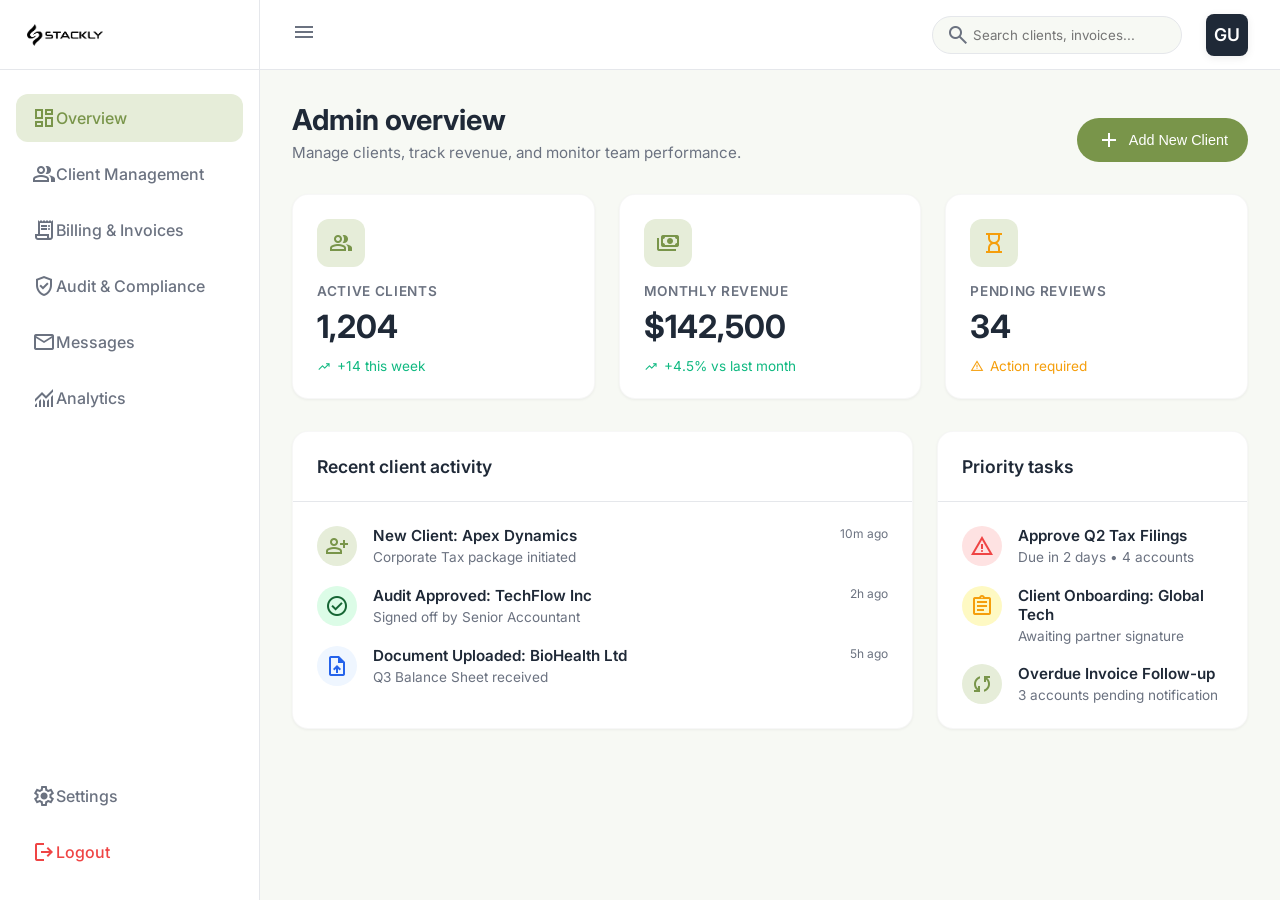
<file: admin-dashboard.html>
<!DOCTYPE html>
<html lang="en">
<head>
    <meta charset="UTF-8">
    <meta name="viewport" content="width=device-width, initial-scale=1.0">
    <title>Admin Dashboard - Stackly</title>
    <link rel="stylesheet" href="https://fonts.googleapis.com/css2?family=Material+Symbols+Outlined:opsz,wght,FILL,GRAD@24,400,0,0" />
    <link rel="stylesheet" href="https://cdnjs.cloudflare.com/ajax/libs/font-awesome/6.5.0/css/all.min.css">
    <link rel="stylesheet" href="assets/css/dashboard.css?v=3">
</head>
<body class="dash-body">
    <div class="mobile-overlay"></div>

    <!-- Sidebar -->
    <nav class="dash-sidebar" id="dashSidebar">
        <div class="dash-logo-area" style="display: flex; justify-content: space-between; width: 100%; align-items: center; padding-right: 16px;">
            <a href="index.html" style="display: flex; align-items: center; gap: 8px; text-decoration: none;" class="dash-logo-link">
                <img src="assets/images/stackly-logo.webp" alt="Stackly Logo" style="height: 28px; width: auto; display: block;">
            </a>
            <button class="sidebar-close-btn" onclick="toggleSidebar()" style="background: none; border: none; cursor: pointer; color: var(--dash-text-muted); padding: 0; display: flex; align-items: center; justify-content: center;"><i class="material-symbols-outlined">close</i></button>
        </div>
        <div class="dash-nav">
            <a href="#" class="dash-nav-link active" data-target="section-overview"><i class="material-symbols-outlined">dashboard</i> <span>Overview</span></a>
            <a href="#" class="dash-nav-link" data-target="section-clients"><i class="material-symbols-outlined">group</i> <span>Client Management</span></a>
            <a href="#" class="dash-nav-link" data-target="section-billing"><i class="material-symbols-outlined">receipt_long</i> <span>Billing & Invoices</span></a>
            <a href="#" class="dash-nav-link" data-target="section-compliance"><i class="material-symbols-outlined">verified_user</i> <span>Audit & Compliance</span></a>
            <a href="#" class="dash-nav-link" data-target="section-messages"><i class="material-symbols-outlined">mail</i> <span>Messages</span></a>
            <a href="#" class="dash-nav-link" data-target="section-analytics"><i class="material-symbols-outlined">monitoring</i> <span>Analytics</span></a>
            
            <a href="#" class="dash-nav-link" style="margin-top: auto;" data-target="section-settings"><i class="material-symbols-outlined">settings</i> <span>Settings</span></a>
            <a href="login.html" class="dash-nav-link logout-link" style="color: #ef4444;" onclick="localStorage.clear();">
                <i class="material-symbols-outlined">logout</i> <span>Logout</span>
            </a>
        </div>
    </nav>

    <!-- Main Content -->
    <main class="dash-main">
        <!-- Header -->
        <header class="dash-header">
            <div class="header-left">
                <button class="sidebar-toggle" id="sidebarToggle" onclick="toggleSidebar()"><i class="material-symbols-outlined">menu</i></button>
            </div>
            <div class="header-right">
                <div class="dash-search">
                    <i class="material-symbols-outlined">search</i>
                    <input type="text" placeholder="Search clients, invoices...">
                </div>
                <div class="profile-widget dropdown-container" style="position:relative;">
                    <div class="profile-avatar" style="background:#1f2937; border-radius: 8px;"></div>
                    <div class="profile-dropdown shadow-card">
                        <div class="dropdown-header" style="padding: 16px 20px;">
                            <span class="profile-name" style="display:block; font-weight:600; font-size:0.95rem; color:#1f2937;"></span>
                            <span class="profile-role" style="display:block; font-size:0.8rem; color:#6b7280; margin-top:4px;"></span>
                        </div>
                        <div style="height:1px; background:#e5e7eb; margin:4px 0;"></div>
                        <div style="padding: 8px;">
                            <a href="index.html" class="dropdown-item" style="display:flex; align-items:center; padding:10px 12px; color:#4b5563; text-decoration:none; border-radius:6px; transition:background 0.2s; font-size:0.9rem;">
                                <i class="material-symbols-outlined" style="font-size:1.2rem; margin-right:12px;">arrow_back</i> Back to Home
                            </a>
                            <a href="login.html" class="dropdown-item text-danger" onclick="localStorage.clear();" style="display:flex; align-items:center; padding:10px 12px; color:#ef4444; text-decoration:none; border-radius:6px; transition:background 0.2s; font-size:0.9rem; margin-top:4px;">
                                <i class="material-symbols-outlined" style="font-size:1.2rem; margin-right:12px;">logout</i> Log out
                            </a>
                        </div>
                    </div>
                </div>
            </div>
        </header>

        <!-- Content Area -->
        <div class="dash-content">
        
        <!-- SECTION: Overview -->
        <div id="section-overview" class="dash-section active-section">
            <div class="dash-page-header animate-fade-up">
                <div>
                    <h1 class="dash-page-title">Admin overview</h1>
                    <p class="dash-page-subtitle">Manage clients, track revenue, and monitor team performance.</p>
                </div>
                <button class="btn-primary" onclick="window.location.href='404.html'">
                    <i class="material-symbols-outlined">add</i> Add New Client
                </button>
            </div>

            <!-- KPI Cards -->
            <div class="kpi-grid">
                <div class="kpi-card animate-fade-up delay-1">
                    <div class="kpi-icon"><i class="material-symbols-outlined">group</i></div>
                    <div class="kpi-title">Active Clients</div>
                    <div class="kpi-value">1,204</div>
                    <div class="kpi-trend trend-up"><i class="material-symbols-outlined" style="font-size:14px">trending_up</i> +14 this week</div>
                </div>
                <div class="kpi-card animate-fade-up delay-2">
                    <div class="kpi-icon"><i class="material-symbols-outlined">payments</i></div>
                    <div class="kpi-title">Monthly Revenue</div>
                    <div class="kpi-value">$142,500</div>
                    <div class="kpi-trend trend-up"><i class="material-symbols-outlined" style="font-size:14px">trending_up</i> +4.5% vs last month</div>
                </div>
                <div class="kpi-card animate-fade-up delay-3">
                    <div class="kpi-icon" style="color:var(--dash-warning);"><i class="material-symbols-outlined">hourglass_empty</i></div>
                    <div class="kpi-title">Pending Reviews</div>
                    <div class="kpi-value">34</div>
                    <div class="kpi-trend trend-warning" style="color:var(--dash-warning);"><i class="material-symbols-outlined" style="font-size:14px">warning</i> Action required</div>
                </div>
            </div>

            <!-- Bento Grid -->
            <div class="bento-grid">
                <div class="dash-card animate-fade-up delay-3">
                    <div class="dash-card-header">
                        <h3 class="dash-card-title">Recent client activity</h3>
                    </div>
                    <div class="dash-card-body">
                        <div class="activity-list">
                            <div class="activity-item">
                                <div class="activity-icon" style="background:var(--dash-primary-light); color:var(--dash-primary);"><i class="material-symbols-outlined">person_add</i></div>
                                <div class="activity-details">
                                    <h4>New Client: Apex Dynamics</h4>
                                    <p>Corporate Tax package initiated</p>
                                </div>
                                <div class="activity-time">10m ago</div>
                            </div>
                            <div class="activity-item">
                                <div class="activity-icon" style="background:#dcfce7; color:#166534;"><i class="material-symbols-outlined">check_circle</i></div>
                                <div class="activity-details">
                                    <h4>Audit Approved: TechFlow Inc</h4>
                                    <p>Signed off by Senior Accountant</p>
                                </div>
                                <div class="activity-time">2h ago</div>
                            </div>
                            <div class="activity-item">
                                <div class="activity-icon" style="background:#eff6ff; color:#2563eb;"><i class="material-symbols-outlined">upload_file</i></div>
                                <div class="activity-details">
                                    <h4>Document Uploaded: BioHealth Ltd</h4>
                                    <p>Q3 Balance Sheet received</p>
                                </div>
                                <div class="activity-time">5h ago</div>
                            </div>
                        </div>
                    </div>
                </div>

                <div class="dash-card animate-fade-up delay-4">
                    <div class="dash-card-header">
                        <h3 class="dash-card-title">Priority tasks</h3>
                    </div>
                    <div class="dash-card-body">
                        <div class="activity-list">
                            <div class="activity-item">
                                <div class="activity-icon" style="background:#fee2e2; color:var(--dash-danger);"><i class="material-symbols-outlined">warning</i></div>
                                <div class="activity-details">
                                    <h4>Approve Q2 Tax Filings</h4>
                                    <p>Due in 2 days &bull; 4 accounts</p>
                                </div>
                            </div>
                            <div class="activity-item">
                                <div class="activity-icon" style="background:#fef9c3; color:var(--dash-warning);"><i class="material-symbols-outlined">assignment</i></div>
                                <div class="activity-details">
                                    <h4>Client Onboarding: Global Tech</h4>
                                    <p>Awaiting partner signature</p>
                                </div>
                            </div>
                            <div class="activity-item">
                                <div class="activity-icon" style="background:var(--dash-primary-light); color:var(--dash-primary);"><i class="material-symbols-outlined">sync</i></div>
                                <div class="activity-details">
                                    <h4>Overdue Invoice Follow-up</h4>
                                    <p>3 accounts pending notification</p>
                                </div>
                            </div>
                        </div>
                    </div>
                </div>
            </div>
        </div>
        
        <!-- SECTION: Client Management -->
        <div id="section-clients" class="dash-section" style="display:none;">
            <div class="dash-page-header animate-fade-up">
                <div>
                    <h1 class="dash-page-title">Client management</h1>
                    <p class="dash-page-subtitle">View and manage your registered corporate and individual client base.</p>
                </div>
                <div style="display: flex; gap: 12px; flex-wrap: wrap;">
                    <button class="btn-primary" onclick="window.location.href='404.html'">
                        <i class="material-symbols-outlined">person_add</i> Add Client
                    </button>
                    <button class="btn-primary" style="background:#ffffff; color:var(--dash-text-main); border:1px solid var(--dash-border);" onclick="window.location.href='404.html'">
                        <i class="material-symbols-outlined">file_download</i> Export Directory
                    </button>
                </div>
            </div>

            <!-- Client Management KPI Cards -->
            <div class="kpi-grid">
                <div class="kpi-card animate-fade-up delay-1">
                    <div class="kpi-icon"><i class="material-symbols-outlined">corporate_fare</i></div>
                    <div class="kpi-title">Total Accounts</div>
                    <div class="kpi-value">1,204</div>
                    <div class="kpi-trend trend-up"><i class="material-symbols-outlined" style="font-size:14px">trending_up</i> +28 this month</div>
                </div>
                <div class="kpi-card animate-fade-up delay-2">
                    <div class="kpi-icon" style="color:#3b82f6;"><i class="material-symbols-outlined">business_center</i></div>
                    <div class="kpi-title">Enterprise Tier</div>
                    <div class="kpi-value">86 Firms</div>
                    <div class="kpi-trend trend-up">Generating 68% total revenue</div>
                </div>
                <div class="kpi-card animate-fade-up delay-3">
                    <div class="kpi-icon"><i class="material-symbols-outlined">verified</i></div>
                    <div class="kpi-title">Client Retention</div>
                    <div class="kpi-value">98.2%</div>
                    <div class="kpi-trend trend-up"><i class="material-symbols-outlined" style="font-size:14px">check_circle</i> Top-quartile performance</div>
                </div>
            </div>
            
            <!-- Clients Table Card -->
            <div class="dash-card animate-fade-up delay-3">
                <div class="dash-card-header">
                    <h3 class="dash-card-title">Registered Clients & Accounts</h3>
                    <button class="btn-primary" style="padding: 6px 14px; font-size: 0.8rem;" onclick="window.location.href='404.html'">
                        <i class="material-symbols-outlined" style="font-size: 16px;">filter_list</i> Filter Accounts
                    </button>
                </div>
                <div class="dash-card-body" style="padding: 0;">
                    <div class="dash-table-wrapper">
                        <table class="dash-table">
                            <thead>
                                <tr>
                                    <th>Client Name</th>
                                    <th>Company</th>
                                    <th>Assigned CPA</th>
                                    <th>Package</th>
                                    <th>Status</th>
                                    <th>Action</th>
                                </tr>
                            </thead>
                            <tbody>
                                <tr>
                                    <td>
                                        <div style="display:flex; align-items:center; gap:12px;">
                                            <div style="width:36px; height:36px; border-radius:50%; background:var(--dash-primary-light); color:var(--dash-primary); display:flex; align-items:center; justify-content:center; font-weight:700; font-size:0.85rem;">JD</div>
                                            <strong>John Doe</strong>
                                        </div>
                                    </td>
                                    <td>Acme Corp</td>
                                    <td>Marcus Vance</td>
                                    <td>Corporate Premium</td>
                                    <td><span class="status-badge status-active">Active</span></td>
                                    <td><a href="404.html" class="btn-primary" style="padding:4px 10px; font-size:12px; text-decoration:none;">View Profile</a></td>
                                </tr>
                                <tr>
                                    <td>
                                        <div style="display:flex; align-items:center; gap:12px;">
                                            <div style="width:36px; height:36px; border-radius:50%; background:#eff6ff; color:#2563eb; display:flex; align-items:center; justify-content:center; font-weight:700; font-size:0.85rem;">SJ</div>
                                            <strong>Sarah Jenkins</strong>
                                        </div>
                                    </td>
                                    <td>TechFlow Inc</td>
                                    <td>Marcus Vance</td>
                                    <td>Business Plus</td>
                                    <td><span class="status-badge status-active">Active</span></td>
                                    <td><a href="404.html" class="btn-primary" style="padding:4px 10px; font-size:12px; text-decoration:none;">View Profile</a></td>
                                </tr>
                                <tr>
                                    <td>
                                        <div style="display:flex; align-items:center; gap:12px;">
                                            <div style="width:36px; height:36px; border-radius:50%; background:#fef9c3; color:#854d0e; display:flex; align-items:center; justify-content:center; font-weight:700; font-size:0.85rem;">GV</div>
                                            <strong>Elena Rostova</strong>
                                        </div>
                                    </td>
                                    <td>Global Ventures LLC</td>
                                    <td>David Chen</td>
                                    <td>Enterprise Multi-Entity</td>
                                    <td><span class="status-badge status-active">Active</span></td>
                                    <td><a href="404.html" class="btn-primary" style="padding:4px 10px; font-size:12px; text-decoration:none;">View Profile</a></td>
                                </tr>
                                <tr>
                                    <td>
                                        <div style="display:flex; align-items:center; gap:12px;">
                                            <div style="width:36px; height:36px; border-radius:50%; background:#fee2e2; color:#991b1b; display:flex; align-items:center; justify-content:center; font-weight:700; font-size:0.85rem;">MR</div>
                                            <strong>Mike Ross</strong>
                                        </div>
                                    </td>
                                    <td>Pearson Specter</td>
                                    <td>David Chen</td>
                                    <td>Legal Advisory Audit</td>
                                    <td><span class="status-badge status-overdue">Inactive</span></td>
                                    <td><a href="404.html" class="btn-primary" style="padding:4px 10px; font-size:12px; text-decoration:none; background:#6b7280;">Reactivate</a></td>
                                </tr>
                            </tbody>
                        </table>
                    </div>
                </div>
            </div>
        </div>

        <!-- SECTION: Billing & Invoices -->
        <div id="section-billing" class="dash-section" style="display:none;">
            <div class="dash-page-header animate-fade-up">
                <div>
                    <h1 class="dash-page-title">Billing & invoices</h1>
                    <p class="dash-page-subtitle">Track payment cycles, manage automated recurring invoices, and export financial receipts.</p>
                </div>
                <div style="display: flex; gap: 12px; flex-wrap: wrap;">
                    <button class="btn-primary" onclick="window.location.href='404.html'">
                        <i class="material-symbols-outlined">receipt</i> Create Invoice
                    </button>
                    <button class="btn-primary" style="background:#ffffff; color:var(--dash-text-main); border:1px solid var(--dash-border);" onclick="window.location.href='404.html'">
                        <i class="material-symbols-outlined">download</i> Export CSV
                    </button>
                </div>
            </div>

            <!-- Billing KPI Cards -->
            <div class="kpi-grid">
                <div class="kpi-card animate-fade-up delay-1">
                    <div class="kpi-icon"><i class="material-symbols-outlined">account_balance</i></div>
                    <div class="kpi-title">Total Invoiced YTD</div>
                    <div class="kpi-value">$348,200</div>
                    <div class="kpi-trend trend-up"><i class="material-symbols-outlined" style="font-size:14px">trending_up</i> +18.2% vs last year</div>
                </div>
                <div class="kpi-card animate-fade-up delay-2">
                    <div class="kpi-icon" style="color:var(--dash-warning);"><i class="material-symbols-outlined">pending_actions</i></div>
                    <div class="kpi-title">Outstanding Balance</div>
                    <div class="kpi-value">$24,650</div>
                    <div class="kpi-trend trend-warning" style="color:var(--dash-warning);"><i class="material-symbols-outlined" style="font-size:14px">timer</i> 7 invoices pending collection</div>
                </div>
                <div class="kpi-card animate-fade-up delay-3">
                    <div class="kpi-icon"><i class="material-symbols-outlined">speed</i></div>
                    <div class="kpi-title">Average Payment Time</div>
                    <div class="kpi-value">4.2 Days</div>
                    <div class="kpi-trend trend-up"><i class="material-symbols-outlined" style="font-size:14px">check_circle</i> 98% on-time rate</div>
                </div>
            </div>

            <!-- Invoices Table & Revenue Card -->
            <div class="dash-card animate-fade-up delay-3">
                <div class="dash-card-header">
                    <h3 class="dash-card-title">Recent Invoices & Transactions</h3>
                    <button class="btn-primary" style="padding: 6px 14px; font-size: 0.8rem;" onclick="window.location.href='404.html'">
                        <i class="material-symbols-outlined" style="font-size: 16px;">add</i> New Billing Entry
                    </button>
                </div>
                <div class="dash-card-body" style="padding: 0;">
                    <div class="dash-table-wrapper">
                        <table class="dash-table">
                            <thead>
                                <tr>
                                    <th>Invoice ID</th>
                                    <th>Client</th>
                                    <th>Issued Date</th>
                                    <th>Amount</th>
                                    <th>Status</th>
                                    <th>Action</th>
                                </tr>
                            </thead>
                            <tbody>
                                <tr>
                                    <td><strong>#INV-2045</strong></td>
                                    <td>TechFlow Inc.</td>
                                    <td>Aug 24, 2026</td>
                                    <td><strong>$4,500.00</strong></td>
                                    <td><span class="status-badge status-active">Paid</span></td>
                                    <td><a href="404.html" class="btn-primary" style="padding: 4px 10px; font-size: 12px; text-decoration:none;">Download</a></td>
                                </tr>
                                <tr>
                                    <td><strong>#INV-2044</strong></td>
                                    <td>Acme Corp</td>
                                    <td>Aug 22, 2026</td>
                                    <td><strong>$2,850.00</strong></td>
                                    <td><span class="status-badge status-pending">Pending</span></td>
                                    <td><a href="404.html" class="btn-primary" style="padding: 4px 10px; font-size: 12px; text-decoration:none;">Send Reminder</a></td>
                                </tr>
                                <tr>
                                    <td><strong>#INV-2043</strong></td>
                                    <td>Global Ventures LLC</td>
                                    <td>Aug 18, 2026</td>
                                    <td><strong>$8,200.00</strong></td>
                                    <td><span class="status-badge status-active">Paid</span></td>
                                    <td><a href="404.html" class="btn-primary" style="padding: 4px 10px; font-size: 12px; text-decoration:none;">Download</a></td>
                                </tr>
                                <tr>
                                    <td><strong>#INV-2042</strong></td>
                                    <td>BioHealth Ltd</td>
                                    <td>Aug 10, 2026</td>
                                    <td><strong>$1,950.00</strong></td>
                                    <td><span class="status-badge status-overdue">Overdue</span></td>
                                    <td><a href="404.html" class="btn-primary" style="padding: 4px 10px; font-size: 12px; text-decoration:none; background:#ef4444;">Escalate</a></td>
                                </tr>
                            </tbody>
                        </table>
                    </div>
                </div>
            </div>
        </div>

        <!-- SECTION: Audit & Compliance -->
        <div id="section-compliance" class="dash-section" style="display:none;">
            <div class="dash-page-header animate-fade-up">
                <div>
                    <h1 class="dash-page-title">Audit & compliance</h1>
                    <p class="dash-page-subtitle">Monitor statutory filings, compliance scoring, and internal audit health across accounts.</p>
                </div>
                <button class="btn-primary" onclick="window.location.href='404.html'">
                    <i class="material-symbols-outlined">security</i> Run Compliance Check
                </button>
            </div>

            <!-- Compliance KPI Cards -->
            <div class="kpi-grid">
                <div class="kpi-card animate-fade-up delay-1">
                    <div class="kpi-icon"><i class="material-symbols-outlined">verified</i></div>
                    <div class="kpi-title">Compliance Health Score</div>
                    <div class="kpi-value">99.4%</div>
                    <div class="kpi-trend trend-up"><i class="material-symbols-outlined" style="font-size:14px">check_circle</i> Grade A+ (Optimal)</div>
                </div>
                <div class="kpi-card animate-fade-up delay-2">
                    <div class="kpi-icon"><i class="material-symbols-outlined">task</i></div>
                    <div class="kpi-title">Completed Audits</div>
                    <div class="kpi-value">142</div>
                    <div class="kpi-trend trend-up">All regulatory reports filed</div>
                </div>
                <div class="kpi-card animate-fade-up delay-3">
                    <div class="kpi-icon" style="color:var(--dash-warning);"><i class="material-symbols-outlined">schedule</i></div>
                    <div class="kpi-title">Upcoming Review</div>
                    <div class="kpi-value">Sep 10</div>
                    <div class="kpi-trend trend-warning" style="color:var(--dash-warning);"><i class="material-symbols-outlined" style="font-size:14px">timer</i> 16 days remaining</div>
                </div>
            </div>

            <!-- Regulatory Filings Matrix -->
            <div class="dash-card animate-fade-up delay-3">
                <div class="dash-card-header">
                    <h3 class="dash-card-title">Regulatory Filings & Statutory Standards</h3>
                </div>
                <div class="dash-card-body" style="padding: 0;">
                    <div class="dash-table-wrapper">
                        <table class="dash-table">
                            <thead>
                                <tr>
                                    <th>Standard / Regulation</th>
                                    <th>Jurisdiction</th>
                                    <th>Due Date</th>
                                    <th>Risk Level</th>
                                    <th>Status</th>
                                    <th>Audit Report</th>
                                </tr>
                            </thead>
                            <tbody>
                                <tr>
                                    <td><strong>Corporate Income Tax (CIT)</strong></td>
                                    <td>Federal / IRS</td>
                                    <td>Sep 15, 2026</td>
                                    <td><span style="color:#16a34a; font-weight:600;">Low</span></td>
                                    <td><span class="status-badge status-active">Compliant</span></td>
                                    <td><a href="404.html" class="btn-primary" style="padding: 6px 14px; font-size: 12px; text-decoration: none; white-space: nowrap; display: inline-flex; align-items: center; gap: 4px;"><span>View Filing</span> <i class="material-symbols-outlined" style="font-size: 14px; margin: 0; line-height: 1;">arrow_forward</i></a></td>
                                </tr>
                                <tr>
                                    <td><strong>GST / Quarterly VAT Audit</strong></td>
                                    <td>State Revenue</td>
                                    <td>Oct 01, 2026</td>
                                    <td><span style="color:#16a34a; font-weight:600;">Low</span></td>
                                    <td><span class="status-badge status-active">Compliant</span></td>
                                    <td><a href="404.html" class="btn-primary" style="padding: 6px 14px; font-size: 12px; text-decoration: none; white-space: nowrap; display: inline-flex; align-items: center; gap: 4px;"><span>View Filing</span> <i class="material-symbols-outlined" style="font-size: 14px; margin: 0; line-height: 1;">arrow_forward</i></a></td>
                                </tr>
                                <tr>
                                    <td><strong>Annual Statutory Balance Audit</strong></td>
                                    <td>Ministry of Corporate Affairs</td>
                                    <td>Oct 31, 2026</td>
                                    <td><span style="color:#eab308; font-weight:600;">Medium</span></td>
                                    <td><span class="status-badge status-pending">In Progress</span></td>
                                    <td><a href="404.html" class="btn-primary" style="padding: 6px 14px; font-size: 12px; text-decoration: none; white-space: nowrap; background: #854d0e; display: inline-flex; align-items: center; gap: 4px;"><span>Review Draft</span> <i class="material-symbols-outlined" style="font-size: 14px; margin: 0; line-height: 1;">arrow_forward</i></a></td>
                                </tr>
                                <tr>
                                    <td><strong>Payroll & Pension Compliance</strong></td>
                                    <td>Labor Standards Board</td>
                                    <td>Nov 15, 2026</td>
                                    <td><span style="color:#16a34a; font-weight:600;">Low</span></td>
                                    <td><span class="status-badge status-active">Verified</span></td>
                                    <td><a href="404.html" class="btn-primary" style="padding: 6px 14px; font-size: 12px; text-decoration: none; white-space: nowrap; display: inline-flex; align-items: center; gap: 4px;"><span>View Filing</span> <i class="material-symbols-outlined" style="font-size: 14px; margin: 0; line-height: 1;">arrow_forward</i></a></td>
                                </tr>
                            </tbody>
                        </table>
                    </div>
                </div>
            </div>
        </div>

        <!-- SECTION: Messages -->
        <div id="section-messages" class="dash-section" style="display:none;">
            <div class="dash-page-header animate-fade-up">
                <div>
                    <h1 class="dash-page-title">Messages & client inquiries</h1>
                    <p class="dash-page-subtitle">Communicate with assigned clients, staff CPAs, and advisory partners.</p>
                </div>
                <button class="btn-primary" onclick="window.location.href='404.html'">
                    <i class="material-symbols-outlined">edit_square</i> Compose Message
                </button>
            </div>

            <!-- Messages KPI Cards -->
            <div class="kpi-grid">
                <div class="kpi-card animate-fade-up delay-1">
                    <div class="kpi-icon"><i class="material-symbols-outlined">mark_email_unread</i></div>
                    <div class="kpi-title">Unread Inquiries</div>
                    <div class="kpi-value">4</div>
                    <div class="kpi-trend trend-warning" style="color:var(--dash-warning);"><i class="material-symbols-outlined" style="font-size:14px">schedule</i> 2 awaiting response</div>
                </div>
                <div class="kpi-card animate-fade-up delay-2">
                    <div class="kpi-icon" style="color:var(--dash-primary);"><i class="material-symbols-outlined">speed</i></div>
                    <div class="kpi-title">Avg Response Time</div>
                    <div class="kpi-value">18 Mins</div>
                    <div class="kpi-trend trend-up"><i class="material-symbols-outlined" style="font-size:14px">check_circle</i> 99% SLA achieved</div>
                </div>
                <div class="kpi-card animate-fade-up delay-3">
                    <div class="kpi-icon"><i class="material-symbols-outlined">forum</i></div>
                    <div class="kpi-title">Active Threads</div>
                    <div class="kpi-value">32</div>
                    <div class="kpi-trend trend-up">All assigned to lead accountants</div>
                </div>
            </div>
            
            <div class="dash-card animate-fade-up delay-3">
                <div class="dash-card-header">
                    <h3 class="dash-card-title">Recent Client Messages</h3>
                </div>
                <div class="dash-card-body" style="padding: 0;">
                    <div class="dash-table-wrapper">
                        <table class="dash-table">
                            <thead>
                                <tr>
                                    <th>Sender</th>
                                    <th>Subject</th>
                                    <th>Company</th>
                                    <th>Received</th>
                                    <th>Action</th>
                                </tr>
                            </thead>
                            <tbody>
                                <tr>
                                    <td>
                                        <div style="display:flex; align-items:center; gap:10px;">
                                            <div style="width:32px; height:32px; border-radius:50%; background:#eff6ff; color:#2563eb; display:flex; align-items:center; justify-content:center; font-weight:700; font-size:0.8rem;">SJ</div>
                                            <strong>Sarah Jenkins</strong>
                                        </div>
                                    </td>
                                    <td>Question regarding Q3 depreciation schedule</td>
                                    <td>TechFlow Inc</td>
                                    <td>Today at 10:30 AM</td>
                                    <td><a href="404.html" class="btn-primary" style="padding: 4px 10px; font-size: 12px; text-decoration:none;">Reply</a></td>
                                </tr>
                                <tr>
                                    <td>
                                        <div style="display:flex; align-items:center; gap:10px;">
                                            <div style="width:32px; height:32px; border-radius:50%; background:var(--dash-primary-light); color:var(--dash-primary); display:flex; align-items:center; justify-content:center; font-weight:700; font-size:0.8rem;">MS</div>
                                            <strong>Michael Smith</strong>
                                        </div>
                                    </td>
                                    <td>Confirmation for Invoice #2044 Wire Payment</td>
                                    <td>Acme Corp</td>
                                    <td>Yesterday at 4:15 PM</td>
                                    <td><a href="404.html" class="btn-primary" style="padding: 4px 10px; font-size: 12px; text-decoration:none;">View</a></td>
                                </tr>
                                <tr>
                                    <td>
                                        <div style="display:flex; align-items:center; gap:10px;">
                                            <div style="width:32px; height:32px; border-radius:50%; background:#fef9c3; color:#854d0e; display:flex; align-items:center; justify-content:center; font-weight:700; font-size:0.8rem;">ED</div>
                                            <strong>Emma Davis</strong>
                                        </div>
                                    </td>
                                    <td>Request for statutory audit consultation</td>
                                    <td>Apex Dynamics</td>
                                    <td>Aug 22, 2026</td>
                                    <td><a href="404.html" class="btn-primary" style="padding: 4px 10px; font-size: 12px; text-decoration:none;">Reply</a></td>
                                </tr>
                            </tbody>
                        </table>
                    </div>
                </div>
            </div>
        </div>

        <!-- SECTION: Analytics (BEAUTIFUL MATCHING CSS) -->
        <div id="section-analytics" class="dash-section" style="display:none;">
            <div class="dash-page-header animate-fade-up">
                <div>
                    <h1 class="dash-page-title">Analytics & growth</h1>
                    <p class="dash-page-subtitle">Deep business insights into monthly client acquisition, lead channels, and conversion metrics.</p>
                </div>
                <button class="btn-primary" onclick="window.location.href='404.html'">
                    <i class="material-symbols-outlined">download</i> Export Analytics PDF
                </button>
            </div>
            
            <div class="kpi-grid" style="margin-bottom: 24px;">
                <div class="kpi-card animate-fade-up delay-1">
                    <div class="kpi-icon"><i class="material-symbols-outlined">trending_up</i></div>
                    <div class="kpi-title">Website Visitors</div>
                    <div class="kpi-value">45,231</div>
                    <div class="kpi-trend trend-up"><i class="material-symbols-outlined" style="font-size:14px">trending_up</i> +12.5% this month</div>
                </div>
                <div class="kpi-card animate-fade-up delay-2">
                    <div class="kpi-icon"><i class="material-symbols-outlined">pie_chart</i></div>
                    <div class="kpi-title">Conversion Rate</div>
                    <div class="kpi-value">3.2%</div>
                    <div class="kpi-trend trend-up"><i class="material-symbols-outlined" style="font-size:14px">trending_up</i> +0.4% this month</div>
                </div>
                <div class="kpi-card animate-fade-up delay-3">
                    <div class="kpi-icon"><i class="material-symbols-outlined">monetization_on</i></div>
                    <div class="kpi-title">Average Client LTV</div>
                    <div class="kpi-value">$18,900</div>
                    <div class="kpi-trend trend-up"><i class="material-symbols-outlined" style="font-size:14px">trending_up</i> +8.1% vs last quarter</div>
                </div>
            </div>
            
            <!-- Bento Analytics Grid -->
            <div class="bento-grid">
                <!-- Bar Chart -->
                <div class="dash-card animate-fade-up delay-3">
                    <div class="dash-card-header">
                        <h3 class="dash-card-title">Monthly visitor growth & inquiries</h3>
                    </div>
                    <div class="dash-card-body">
                        <div class="css-bar-chart">
                            <div class="bar-group">
                                <div class="bar-track"><div class="bar-fill" data-height="55%" style="height: 0;"></div></div>
                                <span class="bar-label">Jun</span>
                            </div>
                            <div class="bar-group">
                                <div class="bar-track"><div class="bar-fill" data-height="70%" style="height: 0;"></div></div>
                                <span class="bar-label">Jul</span>
                            </div>
                            <div class="bar-group">
                                <div class="bar-track"><div class="bar-fill" data-height="60%" style="height: 0;"></div></div>
                                <span class="bar-label">Aug</span>
                            </div>
                            <div class="bar-group">
                                <div class="bar-track"><div class="bar-fill" data-height="85%" style="height: 0;"></div></div>
                                <span class="bar-label">Sep</span>
                            </div>
                            <div class="bar-group">
                                <div class="bar-track"><div class="bar-fill" data-height="95%" style="height: 0;"></div></div>
                                <span class="bar-label">Oct</span>
                            </div>
                        </div>
                    </div>
                </div>

                <!-- Traffic Sources -->
                <div class="dash-card animate-fade-up delay-4">
                    <div class="dash-card-header">
                        <h3 class="dash-card-title">Acquisition Channels</h3>
                    </div>
                    <div class="dash-card-body">
                        <div style="margin-bottom: 18px;">
                            <div style="display: flex; justify-content: space-between; margin-bottom: 6px;">
                                <strong style="font-size: 0.9rem;">Organic Search (SEO)</strong>
                                <span style="color: var(--dash-primary); font-weight: 700;">45%</span>
                            </div>
                            <div style="width: 100%; background: #e5e7eb; border-radius: 6px; height: 8px;">
                                <div style="width: 45%; background: var(--dash-primary); height: 100%; border-radius: 6px;"></div>
                            </div>
                        </div>
                        <div style="margin-bottom: 18px;">
                            <div style="display: flex; justify-content: space-between; margin-bottom: 6px;">
                                <strong style="font-size: 0.9rem;">Direct Referrals</strong>
                                <span style="color: #3b82f6; font-weight: 700;">25%</span>
                            </div>
                            <div style="width: 100%; background: #e5e7eb; border-radius: 6px; height: 8px;">
                                <div style="width: 25%; background: #3b82f6; height: 100%; border-radius: 6px;"></div>
                            </div>
                        </div>
                        <div style="margin-bottom: 18px;">
                            <div style="display: flex; justify-content: space-between; margin-bottom: 6px;">
                                <strong style="font-size: 0.9rem;">Professional Social & LinkedIn</strong>
                                <span style="color: #10b981; font-weight: 700;">20%</span>
                            </div>
                            <div style="width: 100%; background: #e5e7eb; border-radius: 6px; height: 8px;">
                                <div style="width: 20%; background: #10b981; height: 100%; border-radius: 6px;"></div>
                            </div>
                        </div>
                        <div>
                            <div style="display: flex; justify-content: space-between; margin-bottom: 6px;">
                                <strong style="font-size: 0.9rem;">Partner Networks</strong>
                                <span style="color: #f59e0b; font-weight: 700;">10%</span>
                            </div>
                            <div style="width: 100%; background: #e5e7eb; border-radius: 6px; height: 8px;">
                                <div style="width: 10%; background: #f59e0b; height: 100%; border-radius: 6px;"></div>
                            </div>
                        </div>
                    </div>
                </div>
            </div>
        </div>

        <!-- SECTION: Settings -->
        <div id="section-settings" class="dash-section" style="display:none;">
            <div class="dash-page-header animate-fade-up">
                <div>
                    <h1 class="dash-page-title">Settings</h1>
                    <p class="dash-page-subtitle">Configure your firm's administrative preferences and integrations.</p>
                </div>
            </div>
            
            <div class="dash-form-card animate-fade-up delay-1" style="max-width: 600px;">
                <h3 style="margin-bottom: 24px; color: var(--dash-primary); font-size: 1.25rem;">Personal information</h3>
                <div style="margin-bottom: 20px;">
                    <label style="display:block; margin-bottom:8px; color:var(--dash-text-muted); font-size:0.9rem; font-weight:500;">Full Name <span style="color:#ef4444;">*</span></label>
                    <input type="text" class="dash-input profile-name-input" value="Admin User" placeholder="Enter full name" required>
                </div>
                <div style="margin-bottom: 20px;">
                    <label style="display:block; margin-bottom:8px; color:var(--dash-text-muted); font-size:0.9rem; font-weight:500;">Email Address <span style="color:#ef4444;">*</span></label>
                    <input type="email" class="dash-input profile-email-input" value="admin@stackly.com" placeholder="Enter email address" required>
                </div>
                <div style="margin-bottom: 30px;">
                    <label style="display:block; margin-bottom:8px; color:var(--dash-text-muted); font-size:0.9rem; font-weight:500;">Phone Number <span style="color:#ef4444;">*</span></label>
                    <input type="tel" class="dash-input" value="+1 (555) 019-2834" placeholder="Enter phone number" required>
                </div>
                <button type="button" class="btn-primary animate-fade-up delay-2 save-settings-btn">Save Changes</button>
            </div>
        </div>
        
    </div>
    </main>

    <script src="assets/js/dashboard.js"></script>
</body>
</html>
</file>
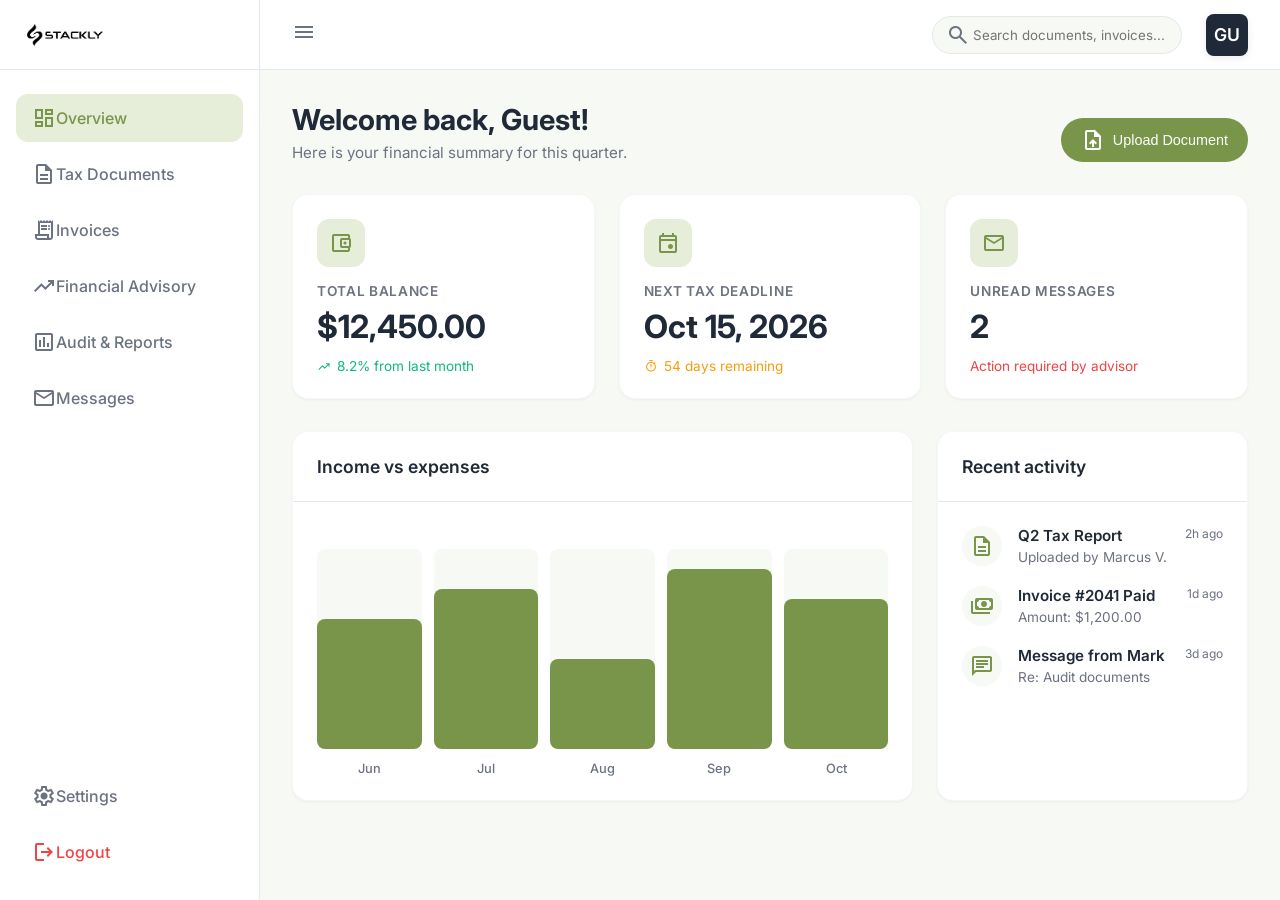
<file: client-dashboard.html>
<!DOCTYPE html>
<html lang="en">
<head>
    <meta charset="UTF-8">
    <meta name="viewport" content="width=device-width, initial-scale=1.0">
    <title>Client Dashboard - Stackly</title>
    <link rel="stylesheet" href="https://fonts.googleapis.com/css2?family=Material+Symbols+Outlined:opsz,wght,FILL,GRAD@24,400,0,0" />
    <link rel="stylesheet" href="https://cdnjs.cloudflare.com/ajax/libs/font-awesome/6.5.0/css/all.min.css">
    <link rel="stylesheet" href="assets/css/dashboard.css?v=3">
</head>
<body class="dash-body">
    <div class="mobile-overlay"></div>

    <!-- Sidebar -->
    <nav class="dash-sidebar" id="dashSidebar">
        <div class="dash-logo-area" style="display: flex; justify-content: space-between; width: 100%; align-items: center; padding-right: 16px;">
            <a href="index.html" style="display: flex; align-items: center; gap: 8px; text-decoration: none;" class="dash-logo-link">
                <img src="assets/images/stackly-logo.webp" alt="Stackly Logo" style="height: 28px; width: auto; display: block;">
            </a>
            <button class="sidebar-close-btn" onclick="toggleSidebar()" style="background: none; border: none; cursor: pointer; color: var(--dash-text-muted); padding: 0; display: flex; align-items: center; justify-content: center;"><i class="material-symbols-outlined">close</i></button>
        </div>
        <div class="dash-nav">
            <a href="#" class="dash-nav-link active" data-target="section-overview"><i class="material-symbols-outlined">dashboard</i> <span>Overview</span></a>
            <a href="#" class="dash-nav-link" data-target="section-tax"><i class="material-symbols-outlined">description</i> <span>Tax Documents</span></a>
            <a href="#" class="dash-nav-link" data-target="section-invoices"><i class="material-symbols-outlined">receipt_long</i> <span>Invoices</span></a>
            <a href="#" class="dash-nav-link" data-target="section-advisory"><i class="material-symbols-outlined">trending_up</i> <span>Financial Advisory</span></a>
            <a href="#" class="dash-nav-link" data-target="section-reports"><i class="material-symbols-outlined">assessment</i> <span>Audit & Reports</span></a>
            <a href="#" class="dash-nav-link" data-target="section-messages"><i class="material-symbols-outlined">mail</i> <span>Messages</span></a>
            
            <a href="#" class="dash-nav-link" style="margin-top: auto;" data-target="section-settings"><i class="material-symbols-outlined">settings</i> <span>Settings</span></a>
            <a href="login.html" class="dash-nav-link logout-link" style="color: #ef4444;" onclick="localStorage.clear();">
                <i class="material-symbols-outlined">logout</i> <span>Logout</span>
            </a>
        </div>
    </nav>

    <!-- Main Content -->
    <main class="dash-main">
        <!-- Header -->
        <header class="dash-header">
            <div class="header-left">
                <button class="sidebar-toggle" id="sidebarToggle" onclick="toggleSidebar()"><i class="material-symbols-outlined">menu</i></button>
            </div>
            <div class="header-right">
                <div class="dash-search">
                    <i class="material-symbols-outlined">search</i>
                    <input type="text" placeholder="Search documents, invoices...">
                </div>
                <div class="profile-widget dropdown-container" style="position:relative;">
                    <div class="profile-avatar" style="background:#1f2937; border-radius: 8px;"></div>
                    <div class="profile-dropdown shadow-card">
                        <div class="dropdown-header" style="padding: 16px 20px;">
                            <span class="profile-name" style="display:block; font-weight:600; font-size:0.95rem; color:#1f2937;"></span>
                            <span class="profile-role" style="display:block; font-size:0.8rem; color:#6b7280; margin-top:4px;"></span>
                        </div>
                        <div style="height:1px; background:#e5e7eb; margin:4px 0;"></div>
                        <div style="padding: 8px;">
                            <a href="index.html" class="dropdown-item" style="display:flex; align-items:center; padding:10px 12px; color:#4b5563; text-decoration:none; border-radius:6px; transition:background 0.2s; font-size:0.9rem;">
                                <i class="material-symbols-outlined" style="font-size:1.2rem; margin-right:12px;">arrow_back</i> Back to Home
                            </a>
                            <a href="login.html" class="dropdown-item text-danger" onclick="localStorage.clear();" style="display:flex; align-items:center; padding:10px 12px; color:#ef4444; text-decoration:none; border-radius:6px; transition:background 0.2s; font-size:0.9rem; margin-top:4px;">
                                <i class="material-symbols-outlined" style="font-size:1.2rem; margin-right:12px;">logout</i> Log out
                            </a>
                        </div>
                    </div>
                </div>
            </div>
        </header>

        <!-- Content Area -->
        <div class="dash-content">
        
        <!-- SECTION: Overview -->
        <div id="section-overview" class="dash-section active-section">
            <div class="dash-page-header animate-fade-up">
                <div>
                    <h1 class="dash-page-title">Welcome back, Sarah!</h1>
                    <p class="dash-page-subtitle">Here is your financial summary for this quarter.</p>
                </div>
                <button class="btn-primary" onclick="window.location.href='404.html'">
                    <i class="material-symbols-outlined">upload_file</i> Upload Document
                </button>
            </div>

            <!-- KPI Cards -->
            <div class="kpi-grid">
                <div class="kpi-card animate-fade-up delay-1">
                    <div class="kpi-icon"><i class="material-symbols-outlined">account_balance_wallet</i></div>
                    <div class="kpi-title">Total Balance</div>
                    <div class="kpi-value">$12,450.00</div>
                    <div class="kpi-trend trend-up"><i class="material-symbols-outlined" style="font-size:14px">trending_up</i> 8.2% from last month</div>
                </div>
                <div class="kpi-card animate-fade-up delay-2">
                    <div class="kpi-icon"><i class="material-symbols-outlined">event</i></div>
                    <div class="kpi-title">Next Tax Deadline</div>
                    <div class="kpi-value">Oct 15, 2026</div>
                    <div class="kpi-trend trend-warning" style="color:var(--dash-warning);"><i class="material-symbols-outlined" style="font-size:14px">timer</i> 54 days remaining</div>
                </div>
                <div class="kpi-card animate-fade-up delay-3">
                    <div class="kpi-icon"><i class="material-symbols-outlined">mail</i></div>
                    <div class="kpi-title">Unread Messages</div>
                    <div class="kpi-value">2</div>
                    <div class="kpi-trend trend-down">Action required by advisor</div>
                </div>
            </div>

            <!-- Bento Grid -->
            <div class="bento-grid">
                <div class="dash-card animate-fade-up delay-3">
                    <div class="dash-card-header">
                        <h3 class="dash-card-title">Income vs expenses</h3>
                    </div>
                    <div class="dash-card-body">
                        <div class="css-bar-chart">
                            <div class="bar-group">
                                <div class="bar-track"><div class="bar-fill" data-height="65%" style="height: 0;"></div></div>
                                <span class="bar-label">Jun</span>
                            </div>
                            <div class="bar-group">
                                <div class="bar-track"><div class="bar-fill" data-height="80%" style="height: 0;"></div></div>
                                <span class="bar-label">Jul</span>
                            </div>
                            <div class="bar-group">
                                <div class="bar-track"><div class="bar-fill" data-height="45%" style="height: 0;"></div></div>
                                <span class="bar-label">Aug</span>
                            </div>
                            <div class="bar-group">
                                <div class="bar-track"><div class="bar-fill" data-height="90%" style="height: 0;"></div></div>
                                <span class="bar-label">Sep</span>
                            </div>
                            <div class="bar-group">
                                <div class="bar-track"><div class="bar-fill" data-height="75%" style="height: 0;"></div></div>
                                <span class="bar-label">Oct</span>
                            </div>
                        </div>
                    </div>
                </div>

                <div class="dash-card animate-fade-up delay-4">
                    <div class="dash-card-header">
                        <h3 class="dash-card-title">Recent activity</h3>
                    </div>
                    <div class="dash-card-body">
                        <div class="activity-list">
                            <div class="activity-item">
                                <div class="activity-icon"><i class="material-symbols-outlined">description</i></div>
                                <div class="activity-details">
                                    <h4>Q2 Tax Report</h4>
                                    <p>Uploaded by Marcus V.</p>
                                </div>
                                <div class="activity-time">2h ago</div>
                            </div>
                            <div class="activity-item">
                                <div class="activity-icon"><i class="material-symbols-outlined">payments</i></div>
                                <div class="activity-details">
                                    <h4>Invoice #2041 Paid</h4>
                                    <p>Amount: $1,200.00</p>
                                </div>
                                <div class="activity-time">1d ago</div>
                            </div>
                            <div class="activity-item">
                                <div class="activity-icon"><i class="material-symbols-outlined">chat</i></div>
                                <div class="activity-details">
                                    <h4>Message from Mark</h4>
                                    <p>Re: Audit documents</p>
                                </div>
                                <div class="activity-time">3d ago</div>
                            </div>
                        </div>
                    </div>
                </div>
            </div>
        </div>

        <!-- SECTION: Tax Documents (EXPANDED & FULLY FUNCTIONAL) -->
        <div id="section-tax" class="dash-section" style="display:none;">
            <div class="dash-page-header animate-fade-up">
                <div>
                    <h1 class="dash-page-title">Tax documents & filings</h1>
                    <p class="dash-page-subtitle">Manage, download, and review your annual returns, 1099/W-2 statements, and quarterly estimates.</p>
                </div>
                <div style="display: flex; gap: 12px; flex-wrap: wrap;">
                    <button class="btn-primary" onclick="window.location.href='404.html'">
                        <i class="material-symbols-outlined">upload_file</i> Upload Tax Form
                    </button>
                    <button class="btn-primary" style="background:#ffffff; color:var(--dash-text-main); border:1px solid var(--dash-border);" onclick="window.location.href='404.html'">
                        <i class="material-symbols-outlined">schedule</i> Request Extension
                    </button>
                </div>
            </div>

            <!-- Tax KPI Summary Cards -->
            <div class="kpi-grid">
                <div class="kpi-card animate-fade-up delay-1">
                    <div class="kpi-icon"><i class="material-symbols-outlined">folder_special</i></div>
                    <div class="kpi-title">Current Filing Status</div>
                    <div class="kpi-value">FY 2025-26</div>
                    <div class="kpi-trend trend-up"><i class="material-symbols-outlined" style="font-size:14px">check_circle</i> All current quarters compliant</div>
                </div>
                <div class="kpi-card animate-fade-up delay-2">
                    <div class="kpi-icon"><i class="material-symbols-outlined">account_balance</i></div>
                    <div class="kpi-title">Estimated Tax Refund</div>
                    <div class="kpi-value">+$3,420.00</div>
                    <div class="kpi-trend trend-up"><i class="material-symbols-outlined" style="font-size:14px">trending_up</i> Calculated with itemized deductions</div>
                </div>
                <div class="kpi-card animate-fade-up delay-3">
                    <div class="kpi-icon" style="color:var(--dash-primary);"><i class="material-symbols-outlined">verified</i></div>
                    <div class="kpi-title">Verified Documents</div>
                    <div class="kpi-value">8 of 9</div>
                    <div class="kpi-trend trend-warning" style="color:var(--dash-warning);"><i class="material-symbols-outlined" style="font-size:14px">pending</i> 1 document in review</div>
                </div>
            </div>

            <!-- Bento: Quarterly Schedule + Tax Deduction Checklist -->
            <div class="bento-grid" style="margin-bottom: 24px;">
                <!-- Quarterly Schedule Card -->
                <div class="dash-card animate-fade-up delay-2">
                    <div class="dash-card-header">
                        <h3 class="dash-card-title">Quarterly Estimated Tax Schedule</h3>
                        <span style="font-size: 0.8rem; font-weight: 600; color: var(--dash-primary);">FY 2026</span>
                    </div>
                    <div class="dash-card-body">
                        <div style="display: flex; flex-direction: column; gap: 16px;">
                            <div style="display: flex; align-items: center; justify-content: space-between; padding: 12px 16px; background: #f8fafc; border-radius: 10px; border: 1px solid #e2e8f0;">
                                <div style="display: flex; align-items: center; gap: 12px;">
                                    <div style="width: 32px; height: 32px; border-radius: 50%; background: #dcfce7; color: #166534; display: flex; align-items: center; justify-content: center; font-size: 16px;"><i class="material-symbols-outlined">check</i></div>
                                    <div>
                                        <strong style="font-size: 0.95rem; display: block;">Q1 Estimate (Apr 15)</strong>
                                        <span style="font-size: 0.8rem; color: var(--dash-text-muted);">Amount Paid: $4,200.00</span>
                                    </div>
                                </div>
                                <span class="status-badge status-active">Paid</span>
                            </div>

                            <div style="display: flex; align-items: center; justify-content: space-between; padding: 12px 16px; background: #f8fafc; border-radius: 10px; border: 1px solid #e2e8f0;">
                                <div style="display: flex; align-items: center; gap: 12px;">
                                    <div style="width: 32px; height: 32px; border-radius: 50%; background: #dcfce7; color: #166534; display: flex; align-items: center; justify-content: center; font-size: 16px;"><i class="material-symbols-outlined">check</i></div>
                                    <div>
                                        <strong style="font-size: 0.95rem; display: block;">Q2 Estimate (Jun 15)</strong>
                                        <span style="font-size: 0.8rem; color: var(--dash-text-muted);">Amount Paid: $4,200.00</span>
                                    </div>
                                </div>
                                <span class="status-badge status-active">Paid</span>
                            </div>

                            <div style="display: flex; align-items: center; justify-content: space-between; padding: 12px 16px; background: #fffdf5; border-radius: 10px; border: 1px solid #fef08a;">
                                <div style="display: flex; align-items: center; gap: 12px;">
                                    <div style="width: 32px; height: 32px; border-radius: 50%; background: #fef9c3; color: #854d0e; display: flex; align-items: center; justify-content: center; font-size: 16px;"><i class="material-symbols-outlined">timer</i></div>
                                    <div>
                                        <strong style="font-size: 0.95rem; display: block;">Q3 Estimate (Sep 15)</strong>
                                        <span style="font-size: 0.8rem; color: var(--dash-text-muted);">Projected: $4,200.00 &bull; Due in 21 days</span>
                                    </div>
                                </div>
                                <a href="404.html" class="btn-primary" style="padding: 4px 12px; font-size: 12px; text-decoration: none;">Pay Now</a>
                            </div>

                            <div style="display: flex; align-items: center; justify-content: space-between; padding: 12px 16px; background: #f8fafc; border-radius: 10px; border: 1px solid #e2e8f0;">
                                <div style="display: flex; align-items: center; gap: 12px;">
                                    <div style="width: 32px; height: 32px; border-radius: 50%; background: #e5e7eb; color: #6b7280; display: flex; align-items: center; justify-content: center; font-size: 16px;"><i class="material-symbols-outlined">hourglass_top</i></div>
                                    <div>
                                        <strong style="font-size: 0.95rem; display: block;">Q4 Estimate (Jan 15, 2027)</strong>
                                        <span style="font-size: 0.8rem; color: var(--dash-text-muted);">Scheduled Assessment</span>
                                    </div>
                                </div>
                                <span style="font-size: 0.75rem; color: #6b7280; font-weight: 600;">Upcoming</span>
                            </div>
                        </div>
                    </div>
                </div>

                <!-- Tax Deduction & Write-Off Checklist -->
                <div class="dash-card animate-fade-up delay-3">
                    <div class="dash-card-header">
                        <h3 class="dash-card-title">Tax Deduction Checklist</h3>
                    </div>
                    <div class="dash-card-body">
                        <div class="activity-list">
                            <div class="activity-item">
                                <div class="activity-icon" style="color:#16a34a; background:#dcfce7;"><i class="material-symbols-outlined">check</i></div>
                                <div class="activity-details">
                                    <h4>Home Office Deductions</h4>
                                    <p>Simplified square-foot method applied ($1,500)</p>
                                </div>
                            </div>
                            <div class="activity-item">
                                <div class="activity-icon" style="color:#16a34a; background:#dcfce7;"><i class="material-symbols-outlined">check</i></div>
                                <div class="activity-details">
                                    <h4>Business Vehicle Mileage</h4>
                                    <p>12,400 business miles logged ($8,308)</p>
                                </div>
                            </div>
                            <div class="activity-item">
                                <div class="activity-icon" style="color:#16a34a; background:#dcfce7;"><i class="material-symbols-outlined">check</i></div>
                                <div class="activity-details">
                                    <h4>Retirement SEP-IRA Contribution</h4>
                                    <p>Max deduction shield claimed ($22,500)</p>
                                </div>
                            </div>
                            <div class="activity-item">
                                <div class="activity-icon" style="color:var(--dash-warning); background:#fef9c3;"><i class="material-symbols-outlined">receipt_long</i></div>
                                <div class="activity-details">
                                    <h4>Health Insurance Premiums</h4>
                                    <p>Awaiting final proof of payment</p>
                                </div>
                            </div>
                        </div>
                    </div>
                </div>
            </div>

            <!-- Tax Documents Table -->
            <div class="dash-card animate-fade-up delay-3">
                <div class="dash-card-header">
                    <h3 class="dash-card-title">All Tax Forms & Official Filings</h3>
                    <button class="btn-primary" style="padding: 6px 14px; font-size: 0.8rem;" onclick="window.location.href='404.html'">
                        <i class="material-symbols-outlined" style="font-size: 16px;">download</i> Download All (ZIP)
                    </button>
                </div>
                <div class="dash-card-body" style="padding: 0;">
                    <div class="dash-table-wrapper">
                        <table class="dash-table">
                            <thead>
                                <tr>
                                    <th>Document Name</th>
                                    <th>Tax Year</th>
                                    <th>File Format</th>
                                    <th>Filing Status</th>
                                    <th>Action</th>
                                </tr>
                            </thead>
                            <tbody>
                                <tr>
                                    <td><div style="display:flex; align-items:center; gap:12px;"><i class="material-symbols-outlined" style="color:#ef4444;">picture_as_pdf</i><strong>1099-NEC Nonemployee Compensation</strong></div></td>
                                    <td>2025</td>
                                    <td>PDF (1.4 MB)</td>
                                    <td><span class="status-badge status-active">Processed & Filed</span></td>
                                    <td><a href="404.html" class="btn-primary" style="padding:4px 10px; font-size:12px; text-decoration:none;">Download</a></td>
                                </tr>
                                <tr>
                                    <td><div style="display:flex; align-items:center; gap:12px;"><i class="material-symbols-outlined" style="color:#ef4444;">picture_as_pdf</i><strong>Form 1040 Individual Tax Return</strong></div></td>
                                    <td>2025</td>
                                    <td>PDF (3.2 MB)</td>
                                    <td><span class="status-badge status-active">Filed with IRS</span></td>
                                    <td><a href="404.html" class="btn-primary" style="padding:4px 10px; font-size:12px; text-decoration:none;">Download</a></td>
                                </tr>
                                <tr>
                                    <td><div style="display:flex; align-items:center; gap:12px;"><i class="material-symbols-outlined" style="color:#ef4444;">picture_as_pdf</i><strong>W-2 Annual Wage & Tax Statement</strong></div></td>
                                    <td>2025</td>
                                    <td>PDF (920 KB)</td>
                                    <td><span class="status-badge status-active">Processed</span></td>
                                    <td><a href="404.html" class="btn-primary" style="padding:4px 10px; font-size:12px; text-decoration:none;">Download</a></td>
                                </tr>
                                <tr>
                                    <td><div style="display:flex; align-items:center; gap:12px;"><i class="material-symbols-outlined" style="color:#ef4444;">picture_as_pdf</i><strong>Schedule C Profit / Loss from Business</strong></div></td>
                                    <td>2025</td>
                                    <td>PDF (1.8 MB)</td>
                                    <td><span class="status-badge status-active">Verified by CPA</span></td>
                                    <td><a href="404.html" class="btn-primary" style="padding:4px 10px; font-size:12px; text-decoration:none;">Download</a></td>
                                </tr>
                                <tr>
                                    <td><div style="display:flex; align-items:center; gap:12px;"><i class="material-symbols-outlined" style="color:var(--dash-warning);">pending_actions</i><strong>Form 8829 Home Office Expenses</strong></div></td>
                                    <td>2026</td>
                                    <td>PDF (780 KB)</td>
                                    <td><span class="status-badge status-pending">Under Review</span></td>
                                    <td><a href="404.html" class="btn-primary" style="padding:4px 10px; font-size:12px; text-decoration:none; background:#854d0e;">Review Draft</a></td>
                                </tr>
                            </tbody>
                        </table>
                    </div>
                </div>
            </div>
        </div>

        <!-- SECTION: Invoices (EXPANDED & FULLY FUNCTIONAL) -->
        <div id="section-invoices" class="dash-section" style="display:none;">
            <div class="dash-page-header animate-fade-up">
                <div>
                    <h1 class="dash-page-title">Invoices & billing history</h1>
                    <p class="dash-page-subtitle">Track advisory fees, manage automated payment methods, and download verified tax receipts.</p>
                </div>
                <div style="display: flex; gap: 12px; flex-wrap: wrap;">
                    <button class="btn-primary" onclick="window.location.href='404.html'">
                        <i class="material-symbols-outlined">credit_card</i> Pay Balance ($1,200.00)
                    </button>
                    <button class="btn-primary" style="background:#ffffff; color:var(--dash-text-main); border:1px solid var(--dash-border);" onclick="window.location.href='404.html'">
                        <i class="material-symbols-outlined">receipt</i> Download Statement
                    </button>
                </div>
            </div>

            <!-- Invoices KPI Cards -->
            <div class="kpi-grid">
                <div class="kpi-card animate-fade-up delay-1">
                    <div class="kpi-icon"><i class="material-symbols-outlined">paid</i></div>
                    <div class="kpi-title">Total Paid YTD</div>
                    <div class="kpi-value">$14,800.00</div>
                    <div class="kpi-trend trend-up"><i class="material-symbols-outlined" style="font-size:14px">trending_up</i> 100% on-time settlement</div>
                </div>
                <div class="kpi-card animate-fade-up delay-2">
                    <div class="kpi-icon" style="color:var(--dash-warning);"><i class="material-symbols-outlined">pending</i></div>
                    <div class="kpi-title">Current Balance Due</div>
                    <div class="kpi-value">$1,200.00</div>
                    <div class="kpi-trend trend-warning" style="color:var(--dash-warning);"><i class="material-symbols-outlined" style="font-size:14px">timer</i> Due Sep 15, 2026</div>
                </div>
                <div class="kpi-card animate-fade-up delay-3">
                    <div class="kpi-icon"><i class="material-symbols-outlined">loyalty</i></div>
                    <div class="kpi-title">Active Retainer Tier</div>
                    <div class="kpi-value">Business Plus</div>
                    <div class="kpi-trend trend-up"><i class="material-symbols-outlined" style="font-size:14px">check_circle</i> Renews Oct 01, 2026</div>
                </div>
            </div>

            <!-- Bento: Payment Methods & Advisory Retainer Quota -->
            <div class="bento-grid" style="margin-bottom: 24px;">
                <!-- Payment Methods Card -->
                <div class="dash-card animate-fade-up delay-2">
                    <div class="dash-card-header">
                        <h3 class="dash-card-title">Stored Payment Methods</h3>
                        <button class="btn-primary" style="padding: 4px 10px; font-size: 0.75rem;" onclick="window.location.href='404.html'">
                            <i class="material-symbols-outlined" style="font-size: 14px;">add</i> Add Card
                        </button>
                    </div>
                    <div class="dash-card-body">
                        <div style="display: flex; flex-direction: column; gap: 12px;">
                            <div style="display: flex; align-items: center; justify-content: space-between; padding: 14px 16px; background: #f8fafc; border-radius: 10px; border: 1px solid #e2e8f0;">
                                <div style="display: flex; align-items: center; gap: 12px;">
                                    <i class="fa-brands fa-cc-visa" style="font-size: 28px; color: #1a1f71;"></i>
                                    <div>
                                        <strong style="font-size: 0.9rem; display: block;">Visa ending in 4242</strong>
                                        <span style="font-size: 0.78rem; color: var(--dash-text-muted);">Expires 08/2028 &bull; Auto-Pay Active</span>
                                    </div>
                                </div>
                                <span class="status-badge status-active">Primary</span>
                            </div>

                            <div style="display: flex; align-items: center; justify-content: space-between; padding: 14px 16px; background: #f8fafc; border-radius: 10px; border: 1px solid #e2e8f0;">
                                <div style="display: flex; align-items: center; gap: 12px;">
                                    <i class="material-symbols-outlined" style="font-size: 28px; color: var(--dash-primary);">account_balance</i>
                                    <div>
                                        <strong style="font-size: 0.9rem; display: block;">Chase Business Checking (â€¢â€¢8891)</strong>
                                        <span style="font-size: 0.78rem; color: var(--dash-text-muted);">ACH Direct Debit &bull; Verified</span>
                                    </div>
                                </div>
                                <span style="font-size: 0.8rem; color: #6b7280; font-weight: 500;">Backup</span>
                            </div>
                        </div>
                    </div>
                </div>

                <!-- Retainer Quota Card -->
                <div class="dash-card animate-fade-up delay-3">
                    <div class="dash-card-header">
                        <h3 class="dash-card-title">Retainer Hours & Services</h3>
                    </div>
                    <div class="dash-card-body">
                        <div style="margin-bottom: 18px;">
                            <div style="display: flex; justify-content: space-between; margin-bottom: 6px;">
                                <strong style="font-size: 0.9rem;">Quarterly CPA Consultation Hours</strong>
                                <span style="color: var(--dash-primary); font-weight: 700;">24 / 30 Hrs</span>
                            </div>
                            <div style="width: 100%; background: #e5e7eb; border-radius: 6px; height: 8px;">
                                <div style="width: 80%; background: var(--dash-primary); height: 100%; border-radius: 6px;"></div>
                            </div>
                            <p style="font-size: 0.78rem; color: var(--dash-text-muted); margin-top: 4px;">6 hours rollover to Q4</p>
                        </div>

                        <div>
                            <div style="display: flex; justify-content: space-between; margin-bottom: 6px;">
                                <strong style="font-size: 0.9rem;">Monthly Bookkeeping Reconciliation</strong>
                                <span style="color: #10b981; font-weight: 700;">100% Completed</span>
                            </div>
                            <div style="width: 100%; background: #e5e7eb; border-radius: 6px; height: 8px;">
                                <div style="width: 100%; background: #10b981; height: 100%; border-radius: 6px;"></div>
                            </div>
                            <p style="font-size: 0.78rem; color: var(--dash-text-muted); margin-top: 4px;">All ledger entries reconciled through Aug 2026</p>
                        </div>
                    </div>
                </div>
            </div>

            <!-- Invoices Table -->
            <div class="dash-card animate-fade-up delay-3">
                <div class="dash-card-header">
                    <h3 class="dash-card-title">Billing & Invoice Statements</h3>
                    <button class="btn-primary" style="padding: 6px 14px; font-size: 0.8rem;" onclick="window.location.href='404.html'">
                        <i class="material-symbols-outlined" style="font-size: 16px;">download</i> Export Billing History
                    </button>
                </div>
                <div class="dash-card-body" style="padding: 0;">
                    <div class="dash-table-wrapper">
                        <table class="dash-table">
                            <thead>
                                <tr>
                                    <th>Invoice #</th>
                                    <th>Description</th>
                                    <th>Due Date</th>
                                    <th>Amount</th>
                                    <th>Status</th>
                                    <th>Receipt</th>
                                </tr>
                            </thead>
                            <tbody>
                                <tr>
                                    <td><strong>#INV-2042</strong></td>
                                    <td>Monthly Bookkeeping & Tax Retainer</td>
                                    <td>Sep 15, 2026</td>
                                    <td><strong>$1,200.00</strong></td>
                                    <td><span class="status-badge status-pending">Pending</span></td>
                                    <td><a href="404.html" class="btn-primary" style="padding:4px 10px; font-size:12px; text-decoration:none;">Pay Now</a></td>
                                </tr>
                                <tr>
                                    <td><strong>#INV-2041</strong></td>
                                    <td>Monthly Bookkeeping & CPA Advisory</td>
                                    <td>Aug 15, 2026</td>
                                    <td><strong>$1,200.00</strong></td>
                                    <td><span class="status-badge status-active">Paid</span></td>
                                    <td><a href="404.html" class="btn-primary" style="padding:4px 10px; font-size:12px; text-decoration:none;">Download PDF</a></td>
                                </tr>
                                <tr>
                                    <td><strong>#INV-2040</strong></td>
                                    <td>Q2 Corporate Tax Filing & Audit Preparation</td>
                                    <td>Jul 15, 2026</td>
                                    <td><strong>$1,850.00</strong></td>
                                    <td><span class="status-badge status-active">Paid</span></td>
                                    <td><a href="404.html" class="btn-primary" style="padding:4px 10px; font-size:12px; text-decoration:none;">Download PDF</a></td>
                                </tr>
                                <tr>
                                    <td><strong>#INV-2039</strong></td>
                                    <td>Monthly Bookkeeping & Retainer</td>
                                    <td>Jun 15, 2026</td>
                                    <td><strong>$1,200.00</strong></td>
                                    <td><span class="status-badge status-active">Paid</span></td>
                                    <td><a href="404.html" class="btn-primary" style="padding:4px 10px; font-size:12px; text-decoration:none;">Download PDF</a></td>
                                </tr>
                                <tr>
                                    <td><strong>#INV-2038</strong></td>
                                    <td>Annual Statutory Audit & Compliance Certification</td>
                                    <td>May 10, 2026</td>
                                    <td><strong>$3,500.00</strong></td>
                                    <td><span class="status-badge status-active">Paid</span></td>
                                    <td><a href="404.html" class="btn-primary" style="padding:4px 10px; font-size:12px; text-decoration:none;">Download PDF</a></td>
                                </tr>
                                <tr>
                                    <td><strong>#INV-2037</strong></td>
                                    <td>Monthly Bookkeeping & Strategy Session</td>
                                    <td>Apr 15, 2026</td>
                                    <td><strong>$1,200.00</strong></td>
                                    <td><span class="status-badge status-active">Paid</span></td>
                                    <td><a href="404.html" class="btn-primary" style="padding:4px 10px; font-size:12px; text-decoration:none;">Download PDF</a></td>
                                </tr>
                            </tbody>
                        </table>
                    </div>
                </div>
            </div>
        </div>

        <!-- SECTION: Financial Advisory & Planning -->
        <div id="section-advisory" class="dash-section" style="display:none;">
            <div class="dash-page-header animate-fade-up">
                <div>
                    <h1 class="dash-page-title">Financial advisory</h1>
                    <p class="dash-page-subtitle">Personalized strategic advisory, tax savings forecasts, and advisor consultation sessions.</p>
                </div>
                <button class="btn-primary" onclick="window.location.href='404.html'">
                    <i class="material-symbols-outlined">video_call</i> Book 1-on-1 Consultation
                </button>
            </div>

            <!-- Advisory KPI Cards -->
            <div class="kpi-grid">
                <div class="kpi-card animate-fade-up delay-1">
                    <div class="kpi-icon"><i class="material-symbols-outlined">savings</i></div>
                    <div class="kpi-title">Projected Tax Savings</div>
                    <div class="kpi-value">$18,400</div>
                    <div class="kpi-trend trend-up"><i class="material-symbols-outlined" style="font-size:14px">trending_up</i> Optimized for FY 2026</div>
                </div>
                <div class="kpi-card animate-fade-up delay-2">
                    <div class="kpi-icon"><i class="material-symbols-outlined">monitoring</i></div>
                    <div class="kpi-title">Portfolio Growth Target</div>
                    <div class="kpi-value">+14.2%</div>
                    <div class="kpi-trend trend-up"><i class="material-symbols-outlined" style="font-size:14px">check_circle</i> On track for Q4</div>
                </div>
                <div class="kpi-card animate-fade-up delay-3">
                    <div class="kpi-icon"><i class="material-symbols-outlined">health_and_safety</i></div>
                    <div class="kpi-title">Financial Health Score</div>
                    <div class="kpi-value">94/100</div>
                    <div class="kpi-trend trend-up">Excellent (Top 5% category)</div>
                </div>
            </div>

            <!-- Bento Advisory Grid -->
            <div class="bento-grid">
                <!-- Goals Tracker -->
                <div class="dash-card animate-fade-up delay-3">
                    <div class="dash-card-header">
                        <h3 class="dash-card-title">Strategic Milestones & Goals</h3>
                    </div>
                    <div class="dash-card-body">
                        <div style="margin-bottom: 20px;">
                            <div style="display:flex; justify-content:space-between; margin-bottom:6px;">
                                <strong>Retirement Tax-Deferred Shield</strong>
                                <span style="color:var(--dash-primary); font-weight:700;">85% Completed</span>
                            </div>
                            <div style="width: 100%; background: #e5e7eb; border-radius: 6px; height: 10px;">
                                <div style="width: 85%; background: var(--dash-primary); height: 100%; border-radius: 6px;"></div>
                            </div>
                            <p style="font-size:0.8rem; color:var(--dash-text-muted); margin-top:4px;">Target: $40,000 / Current: $34,000</p>
                        </div>
                        
                        <div style="margin-bottom: 20px;">
                            <div style="display:flex; justify-content:space-between; margin-bottom:6px;">
                                <strong>Business Working Capital Reserve</strong>
                                <span style="color:#3b82f6; font-weight:700;">70% Completed</span>
                            </div>
                            <div style="width: 100%; background: #e5e7eb; border-radius: 6px; height: 10px;">
                                <div style="width: 70%; background: #3b82f6; height: 100%; border-radius: 6px;"></div>
                            </div>
                            <p style="font-size:0.8rem; color:var(--dash-text-muted); margin-top:4px;">Target: $100,000 / Current: $70,000</p>
                        </div>

                        <div>
                            <div style="display:flex; justify-content:space-between; margin-bottom:6px;">
                                <strong>Depreciation Asset Write-off</strong>
                                <span style="color:#10b981; font-weight:700;">100% Completed</span>
                            </div>
                            <div style="width: 100%; background: #e5e7eb; border-radius: 6px; height: 10px;">
                                <div style="width: 100%; background: #10b981; height: 100%; border-radius: 6px;"></div>
                            </div>
                            <p style="font-size:0.8rem; color:var(--dash-text-muted); margin-top:4px;">Fully claimed under Section 179</p>
                        </div>
                    </div>
                </div>

                <!-- Advisor Profile & Next Meeting -->
                <div class="dash-card animate-fade-up delay-4">
                    <div class="dash-card-header">
                        <h3 class="dash-card-title">Assigned Senior CPA</h3>
                    </div>
                    <div class="dash-card-body" style="text-align:center;">
                        <div style="width: 64px; height: 64px; border-radius: 50%; background: var(--dash-primary-light); color: var(--dash-primary); display:flex; align-items:center; justify-content:center; font-size:1.8rem; margin: 0 auto 12px;">
                            <i class="material-symbols-outlined" style="font-size: 36px;">account_circle</i>
                        </div>
                        <h4 style="font-size: 1.1rem; margin-bottom: 2px;">Marcus Vance, CPA</h4>
                        <p style="font-size: 0.85rem; color: var(--dash-text-muted); margin-bottom: 16px;">Senior Corporate Tax Advisory</p>
                        
                        <div style="background: var(--dash-bg); padding: 12px; border-radius: 10px; margin-bottom: 16px; text-align: left;">
                            <div style="font-size: 0.8rem; color: var(--dash-text-muted); margin-bottom: 2px;">Next Scheduled Session:</div>
                            <div style="font-weight: 600; font-size: 0.9rem; color: var(--dash-text-main);">Sep 04, 2026 at 2:00 PM EST</div>
                        </div>

                        <button class="btn-primary" style="width: 100%; justify-content: center;" onclick="window.location.href='404.html'">
                            <i class="material-symbols-outlined">video_call</i> Join Virtual Room
                        </button>
                    </div>
                </div>
            </div>
        </div>

        <!-- SECTION: Audit & Reports -->
        <div id="section-reports" class="dash-section" style="display:none;">
            <div class="dash-page-header animate-fade-up">
                <div>
                    <h1 class="dash-page-title">Audit & financial reports</h1>
                    <p class="dash-page-subtitle">Download certified financial audit reports, P&L statements, and balance certifications.</p>
                </div>
                <button class="btn-primary" onclick="window.location.href='404.html'">
                    <i class="material-symbols-outlined">post_add</i> Request Custom Audit
                </button>
            </div>

            <!-- Reports KPI Cards -->
            <div class="kpi-grid">
                <div class="kpi-card animate-fade-up delay-1">
                    <div class="kpi-icon"><i class="material-symbols-outlined">verified_user</i></div>
                    <div class="kpi-title">Audit Compliance Index</div>
                    <div class="kpi-value">100%</div>
                    <div class="kpi-trend trend-up"><i class="material-symbols-outlined" style="font-size:14px">check_circle</i> Fully certified & sealed</div>
                </div>
                <div class="kpi-card animate-fade-up delay-2">
                    <div class="kpi-icon"><i class="material-symbols-outlined">folder_open</i></div>
                    <div class="kpi-title">Archived Audit Reports</div>
                    <div class="kpi-value">16 Files</div>
                    <div class="kpi-trend trend-up">All fiscal quarters available</div>
                </div>
                <div class="kpi-card animate-fade-up delay-3">
                    <div class="kpi-icon"><i class="material-symbols-outlined">event_available</i></div>
                    <div class="kpi-title">Fiscal Status</div>
                    <div class="kpi-value">FY 2025-26</div>
                    <div class="kpi-trend trend-up">Current Cycle Active</div>
                </div>
            </div>

            <!-- Reports Repository Table -->
            <div class="dash-table-container animate-fade-up delay-3">
                <table class="dash-table">
                    <thead>
                        <tr>
                            <th>Report Name</th>
                            <th>Fiscal Period</th>
                            <th>Date Generated</th>
                            <th>Format</th>
                            <th>Verification Status</th>
                            <th>Action</th>
                        </tr>
                    </thead>
                    <tbody>
                        <tr>
                            <td><div style="display:flex; align-items:center; gap:12px;"><i class="material-symbols-outlined" style="color:#ef4444;">picture_as_pdf</i><strong>Q2 Audited P&L Statement</strong></div></td>
                            <td>Q2 (Apr - Jun 2026)</td>
                            <td>Jul 10, 2026</td>
                            <td>PDF (1.8 MB)</td>
                            <td><span class="status-badge status-active">Verified & Sealed</span></td>
                            <td><a href="404.html" class="btn-primary" style="padding:4px 10px; font-size:12px; text-decoration:none;">Download</a></td>
                        </tr>
                        <tr>
                            <td><div style="display:flex; align-items:center; gap:12px;"><i class="material-symbols-outlined" style="color:#10b981;">table_view</i><strong>Annual Balance Sheet Audit</strong></div></td>
                            <td>FY 2024 - 2025</td>
                            <td>May 20, 2026</td>
                            <td>XLSX (3.4 MB)</td>
                            <td><span class="status-badge status-active">Verified & Sealed</span></td>
                            <td><a href="404.html" class="btn-primary" style="padding:4px 10px; font-size:12px; text-decoration:none;">Download</a></td>
                        </tr>
                        <tr>
                            <td><div style="display:flex; align-items:center; gap:12px;"><i class="material-symbols-outlined" style="color:#ef4444;">picture_as_pdf</i><strong>Statutory Tax Compliance Certificate</strong></div></td>
                            <td>Annual 2025</td>
                            <td>Mar 30, 2026</td>
                            <td>PDF (950 KB)</td>
                            <td><span class="status-badge status-active">Approved by CPA</span></td>
                            <td><a href="404.html" class="btn-primary" style="padding:4px 10px; font-size:12px; text-decoration:none;">Download</a></td>
                        </tr>
                        <tr>
                            <td><div style="display:flex; align-items:center; gap:12px;"><i class="material-symbols-outlined" style="color:#ef4444;">picture_as_pdf</i><strong>Quarterly Cash Flow Projections</strong></div></td>
                            <td>Q3 Forecast</td>
                            <td>Aug 14, 2026</td>
                            <td>PDF (1.2 MB)</td>
                            <td><span class="status-badge status-pending">Draft Review</span></td>
                            <td><a href="404.html" class="btn-primary" style="padding:4px 10px; font-size:12px; text-decoration:none; background:#854d0e;">Preview</a></td>
                        </tr>
                    </tbody>
                </table>
            </div>
        </div>

        <!-- SECTION: Messages -->
        <div id="section-messages" class="dash-section" style="display:none;">
            <div class="dash-page-header animate-fade-up">
                <div>
                    <h1 class="dash-page-title">Messages</h1>
                    <p class="dash-page-subtitle">Chat with your accountant or support.</p>
                </div>
            </div>
            
            <div class="dash-card animate-fade-up delay-1">
                <div class="dash-card-body" style="padding: 0;">
                    <div class="dash-table-wrapper">
                        <table class="dash-table">
                            <thead>
                                <tr>
                                    <th>Sender</th>
                                    <th>Subject</th>
                                    <th>Date</th>
                                    <th>Action</th>
                                </tr>
                            </thead>
                            <tbody>
                                <tr>
                                    <td><strong>Marcus Vance (CPA)</strong></td>
                                    <td>Review of Q2 Tax Report</td>
                                    <td>Oct 24, 2026</td>
                                    <td><a href="404.html" class="btn-primary" style="padding: 4px 8px; font-size: 12px; text-decoration:none; color:white;">Reply</a></td>
                                </tr>
                                <tr>
                                    <td><strong>Support Team</strong></td>
                                    <td>Welcome to Stackly!</td>
                                    <td>Oct 10, 2026</td>
                                    <td><a href="404.html" class="btn-primary" style="padding: 4px 8px; font-size: 12px; text-decoration:none; color:white;">View</a></td>
                                </tr>
                            </tbody>
                        </table>
                    </div>
                </div>
            </div>
        </div>

        <!-- SECTION: Settings -->
        <div id="section-settings" class="dash-section" style="display:none;">
            <div class="dash-page-header animate-fade-up">
                <div>
                    <h1 class="dash-page-title">Settings</h1>
                    <p class="dash-page-subtitle">Manage your personal details and preferences.</p>
                </div>
            </div>
            
            <div class="dash-form-card animate-fade-up delay-1" style="max-width: 600px;">
                <h3 style="margin-bottom: 24px; color: var(--dash-primary); font-size: 1.25rem;">Personal information</h3>
                <div style="margin-bottom: 20px;">
                    <label style="display:block; margin-bottom:8px; color:var(--dash-text-muted); font-size:0.9rem; font-weight:500;">Full Name <span style="color:#ef4444;">*</span></label>
                    <input type="text" class="dash-input profile-name-input" value="Sarah Jenkins" placeholder="Enter full name" required>
                </div>
                <div style="margin-bottom: 20px;">
                    <label style="display:block; margin-bottom:8px; color:var(--dash-text-muted); font-size:0.9rem; font-weight:500;">Email Address <span style="color:#ef4444;">*</span></label>
                    <input type="email" class="dash-input profile-email-input" value="sarah.j@techflow.com" placeholder="Enter email address" required>
                </div>
                <div style="margin-bottom: 30px;">
                    <label style="display:block; margin-bottom:8px; color:var(--dash-text-muted); font-size:0.9rem; font-weight:500;">Phone Number <span style="color:#ef4444;">*</span></label>
                    <input type="tel" class="dash-input" value="+1 (555) 234-5678" placeholder="Enter phone number" required>
                </div>
                <button type="button" class="btn-primary animate-fade-up delay-2 save-settings-btn">Save Changes</button>
            </div>
        </div>
        
    </div>
    </main>

    <script src="assets/js/dashboard.js"></script>
</body>
</html>
</file>
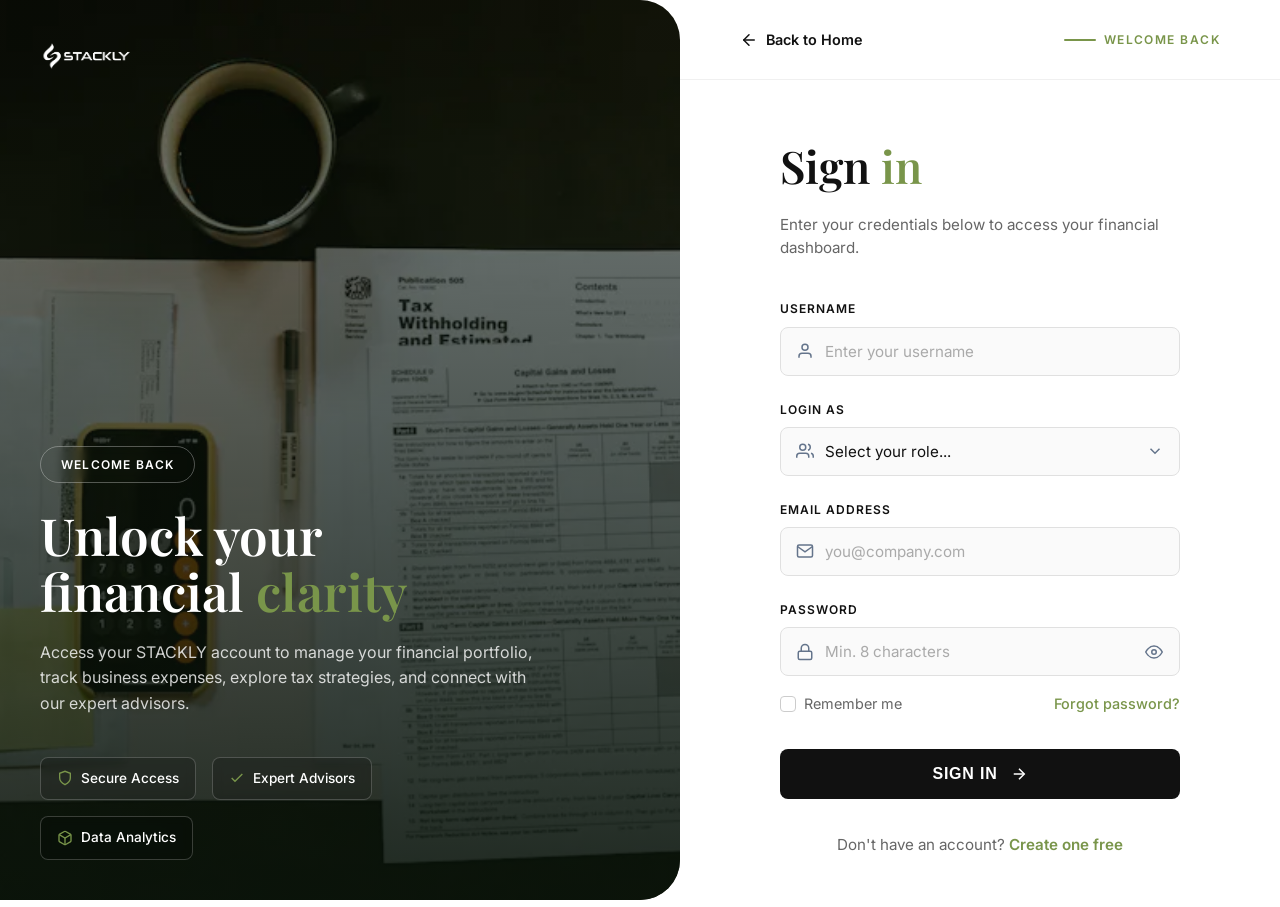
<file: login.html>
<!DOCTYPE html>
<html lang="en">
<head>
    <meta charset="UTF-8">
    <meta name="viewport" content="width=device-width, initial-scale=1.0">
    <title>Sign In | Stackly Accounting</title>
    <!-- Google Fonts -->
    <link rel="preconnect" href="https://fonts.googleapis.com">
    <link rel="stylesheet" href="https://cdnjs.cloudflare.com/ajax/libs/font-awesome/6.5.0/css/all.min.css">
    <link rel="preconnect" href="https://fonts.gstatic.com" crossorigin>
    <link href="https://fonts.googleapis.com/css2?family=Inter:wght@300;400;500;600&family=Playfair+Display:ital,wght@0,500;0,600;0,700;1,500&display=swap" rel="stylesheet">
    <link rel="stylesheet" href="style.css?v=5.0">
    <link rel="stylesheet" href="login.css?v=3">

    <style>
        /* Single Clean Side Scrollbar */
        html {
            overflow-y: scroll !important;
            overflow-x: hidden !important;
            scrollbar-width: thin !important;
            scrollbar-color: #79954A #f1f5f9 !important;
        }
        body {
            overflow-x: clip !important;
            overflow-y: visible !important;
        }
        ::-webkit-scrollbar {
            width: 7px !important;
            height: 7px !important;
            display: block !important;
        }
        ::-webkit-scrollbar-track {
            background: #f1f5f9 !important;
        }
        ::-webkit-scrollbar-thumb {
            background: #79954A !important;
            border-radius: 4px !important;
        }
        ::-webkit-scrollbar-thumb:hover {
            background: #5e7438 !important;
        }
    </style>

</head>
<body class="login-page">
    <div class="mobile-overlay"></div>
    <div class="login-split-container">
        
        <!-- LEFT SIDE: Image & Content -->
        <div class="login-left">
            <img src="assets/images/about-img.webp" alt="Stackly Accounting" class="login-bg-img">
            <div class="login-overlay"></div>
            
            <!-- Logo pinned to top -->
            <div class="login-logo-wrap">
                <a href="index.html" class="login-logo">
                    <img src="assets/images/stackly-logo.webp" alt="Stackly Logo">
                </a>
            </div>

            <!-- Hero text at bottom -->
            <div class="login-left-content">
                <div class="login-hero-text">
                    <span class="login-badge">WELCOME BACK</span>
                    <h1>Unlock your <br>financial <em>clarity</em></h1>
                    <p>Access your STACKLY account to manage your financial portfolio, track business expenses, explore tax strategies, and connect with our expert advisors.</p>
                    
                    <div class="login-features">
                        <div class="feature-badge">
                            <svg viewBox="0 0 24 24" fill="none" stroke="currentColor" stroke-width="2"><path d="M12 22s8-4 8-10V5l-8-3-8 3v7c0 6 8 10 8 10z"/></svg>
                            Secure Access
                        </div>
                        <div class="feature-badge">
                            <svg viewBox="0 0 24 24" fill="none" stroke="currentColor" stroke-width="2"><polyline points="20 6 9 17 4 12"/></svg>
                            Expert Advisors
                        </div>
                        <div class="feature-badge">
                            <svg viewBox="0 0 24 24" fill="none" stroke="currentColor" stroke-width="2"><path d="M21 16V8a2 2 0 0 0-1-1.73l-7-4a2 2 0 0 0-2 0l-7 4A2 2 0 0 0 3 8v8a2 2 0 0 0 1 1.73l7 4a2 2 0 0 0 2 0l7-4A2 2 0 0 0 21 16z"></path><polyline points="3.27 6.96 12 12.01 20.73 6.96"></polyline><line x1="12" y1="22.08" x2="12" y2="12"></line></svg>
                            Data Analytics
                        </div>
                    </div>
                </div>
            </div>
        </div>

        <!-- RIGHT SIDE: Form -->
        <div class="login-right">

            <!-- Sticky header: Back to Home + WELCOME BACK -->
            <div class="login-form-header">
                <a href="index.html" class="back-link">
                    <svg viewBox="0 0 24 24" fill="none" stroke="currentColor" stroke-width="2" stroke-linecap="round" stroke-linejoin="round"><line x1="19" y1="12" x2="5" y2="12"></line><polyline points="12 19 5 12 12 5"></polyline></svg>
                    Back to Home
                </a>
                <span class="welcome-text">WELCOME BACK</span>
            </div>

            <div class="login-form-container">
                <div class="login-form-titles">
                    <h2>Sign <span>in</span></h2>
                    <p>Enter your credentials below to access your financial dashboard.</p>
                </div>

                <form class="login-form">
                    <div class="form-group">
                        <label>USERNAME</label>
                        <div class="input-with-icon">
                            <svg class="input-icon" viewBox="0 0 24 24" fill="none" stroke="currentColor" stroke-width="2"><path d="M20 21v-2a4 4 0 0 0-4-4H8a4 4 0 0 0-4 4v2"></path><circle cx="12" cy="7" r="4"></circle></svg>
                            <input type="text" placeholder="Enter your username">
                        </div>
                    </div>

                    <div class="form-group">
                        <label>LOGIN AS</label>
                        <div class="input-with-icon select-wrapper">
                            <svg class="input-icon" viewBox="0 0 24 24" fill="none" stroke="currentColor" stroke-width="2"><path d="M17 21v-2a4 4 0 0 0-4-4H5a4 4 0 0 0-4 4v2"></path><circle cx="9" cy="7" r="4"></circle><path d="M23 21v-2a4 4 0 0 0-3-3.87"></path><path d="M16 3.13a4 4 0 0 1 0 7.75"></path></svg>
                            <select>
                                <option value="" disabled selected>Select your role...</option>
                                <option value="client">Client</option>
                                <option value="admin">Admin</option>
                            </select>
                            <svg class="select-arrow" viewBox="0 0 24 24" fill="none" stroke="currentColor" stroke-width="2"><polyline points="6 9 12 15 18 9"></polyline></svg>
                        </div>
                    </div>

                    <div class="form-group">
                        <label>EMAIL ADDRESS</label>
                        <div class="input-with-icon">
                            <svg class="input-icon" viewBox="0 0 24 24" fill="none" stroke="currentColor" stroke-width="2"><path d="M4 4h16c1.1 0 2 .9 2 2v12c0 1.1-.9 2-2 2H4c-1.1 0-2-.9-2-2V6c0-1.1.9-2 2-2z"></path><polyline points="22,6 12,13 2,6"></polyline></svg>
                            <input type="email" placeholder="you@company.com">
                        </div>
                    </div>

                    <div class="form-group">
                        <label>PASSWORD</label>
                        <div class="input-with-icon">
                            <svg class="input-icon" viewBox="0 0 24 24" fill="none" stroke="currentColor" stroke-width="2"><rect x="3" y="11" width="18" height="11" rx="2" ry="2"></rect><path d="M7 11V7a5 5 0 0 1 10 0v4"></path></svg>
                            <input type="password" placeholder="Min. 8 characters" id="pwd-input">
                            <button type="button" class="password-toggle">
                                <svg viewBox="0 0 24 24" fill="none" stroke="currentColor" stroke-width="2"><path d="M1 12s4-8 11-8 11 8 11 8-4 8-11 8-11-8-11-8z"></path><circle cx="12" cy="12" r="3"></circle></svg>
                            </button>
                        </div>
                        <!-- Live password strength checklist -->
                        <ul class="pwd-checklist" id="pwd-checklist">
                            <li id="pwd-len">At least 8 characters</li>
                            <li id="pwd-upper">At least one uppercase letter (A–Z)</li>
                            <li id="pwd-lower">At least one lowercase letter (a–z)</li>
                            <li id="pwd-num">At least one number (0–9)</li>
                        </ul>
                    </div>

                    <div class="form-actions-row">
                        <label class="remember-me">
                            <input type="checkbox">
                            <span class="checkbox-box"></span>
                            Remember me
                        </label>
                        <a href="404.html" class="forgot-pwd">Forgot password?</a>
                    </div>

                    <button type="submit" class="login-submit-btn">
                        SIGN IN
                        <svg viewBox="0 0 24 24" fill="none" stroke="currentColor" stroke-width="2"><line x1="5" y1="12" x2="19" y2="12"></line><polyline points="12 5 19 12 12 19"></polyline></svg>
                    </button>

                    <div class="login-footer">
                        Don't have an account? <a href="signup.html">Create one free</a>
                    </div>
                </form>

            </div>
        </div>

    </div>

    <script>
    (function() {
        const form = document.querySelector('.login-form');
        const fields = {
            username: {
                el: form.querySelector('input[type="text"]'),
                rules: [
                    { test: v => v.trim().length > 0, msg: 'Username is required.' },
                    { test: v => v.trim().length >= 3, msg: 'Username must be at least 3 characters.' }
                ]
            },
            role: {
                el: form.querySelector('select'),
                rules: [
                    { test: v => v !== '', msg: 'Please select your role.' }
                ]
            },
            email: {
                el: form.querySelector('input[type="email"]'),
                rules: [
                    { test: v => v.trim().length > 0, msg: 'Email address is required.' },
                    { test: v => /^[^\s@]+@[^\s@]+\.[^\s@]+$/.test(v), msg: 'Please enter a valid email address.' }
                ]
            },
            password: {
                el: form.querySelector('input[type="password"]'),
                rules: [
                    { test: v => v.length > 0,          msg: 'Password is required.' },
                    { test: v => v.length >= 8,          msg: 'Password must be at least 8 characters.' },
                    { test: v => /[A-Z]/.test(v),        msg: 'Password must contain at least one uppercase letter (A–Z).' },
                    { test: v => /[a-z]/.test(v),        msg: 'Password must contain at least one lowercase letter (a–z).' },
                    { test: v => /[0-9]/.test(v),        msg: 'Password must contain at least one number (0–9).' }
                ]
            }
        };

        // Inject error message spans after each input wrapper
        Object.values(fields).forEach(({ el }) => {
            const wrap = el.closest('.input-with-icon') || el.closest('.form-group');
            if (!wrap.querySelector('.field-error')) {
                const err = document.createElement('span');
                err.className = 'field-error';
                wrap.after(err);
            }
        });

        function getErrorEl(fieldEl) {
            const wrap = fieldEl.closest('.input-with-icon') || fieldEl.closest('.form-group');
            return wrap.nextElementSibling;
        }

        function validateField(key) {
            const { el, rules } = fields[key];
            const value = el.value;
            const errorEl = getErrorEl(el);
            const wrap = el.closest('.input-with-icon') || el.closest('.form-group');
            const inputEl = wrap.querySelector('input, select');

            for (const rule of rules) {
                if (!rule.test(value)) {
                    errorEl.textContent = rule.msg;
                    errorEl.classList.add('visible');
                    inputEl.classList.add('input-error');
                    inputEl.classList.remove('input-valid');
                    return false;
                }
            }
            errorEl.textContent = '';
            errorEl.classList.remove('visible');
            inputEl.classList.remove('input-error');
            inputEl.classList.add('input-valid');
            return true;
        }

        // Real-time validation on blur
        Object.keys(fields).forEach(key => {
            const { el } = fields[key];
            el.addEventListener('blur', () => validateField(key));
            el.addEventListener('input', () => {
                if (el.classList.contains('input-error')) validateField(key);
            });
        });

        // Form submit - Remember me is purely optional
        form.addEventListener('submit', function(e) {
            e.preventDefault();
            const allValid = Object.keys(fields).map(k => validateField(k)).every(Boolean);

            if (allValid) {
                const btn = form.querySelector('.login-submit-btn');
                btn.textContent = 'Signing in...';
                btn.disabled = true;
                btn.style.opacity = '0.75';
                
                const role = fields.role.el.value;
                const username = fields.username.el.value;
                const email = fields.email.el.value;

                // Simulate login — redirect to dashboard
                setTimeout(() => {
                    btn.innerHTML = '&#10003; Signed In!';
                    btn.style.background = 'var(--green)';
                    
                    localStorage.setItem('dashboardName', username);
                    localStorage.setItem('dashboardEmail', email);
                    
                    setTimeout(() => {
                        if (role === 'admin') {
                            window.location.href = 'admin-dashboard.html';
                        } else {
                            window.location.href = 'client-dashboard.html';
                        }
                    }, 500);
                }, 1000);
            }
        });

        // Live password checklist
        const pwdInput = document.getElementById('pwd-input');
        const checklist = document.getElementById('pwd-checklist');
        const checks = {
            'pwd-len':   v => v.length >= 8,
            'pwd-upper': v => /[A-Z]/.test(v),
            'pwd-lower': v => /[a-z]/.test(v),
            'pwd-num':   v => /[0-9]/.test(v)
        };

        if (pwdInput && checklist) {
            pwdInput.addEventListener('focus', () => checklist.classList.add('active'));
            pwdInput.addEventListener('blur',  () => { if (!pwdInput.value) checklist.classList.remove('active'); });
            pwdInput.addEventListener('input', () => {
                const v = pwdInput.value;
                Object.entries(checks).forEach(([id, fn]) => {
                    const li = document.getElementById(id);
                    li.classList.toggle('pass', fn(v));
                    li.classList.toggle('fail', v.length > 0 && !fn(v));
                });
            });
        }

        // Password toggle visibility
        document.querySelector('.password-toggle').addEventListener('click', function() {
            const input = document.getElementById('pwd-input');
            input.type = input.type === 'password' ? 'text' : 'password';
        });
    })();
    </script>
<script>try { if (!window.location.href.includes('404.html')) { sessionStorage.setItem('stackly_last_page', window.location.href); } } catch(e) {}</script>
</body>
</html>
</file>
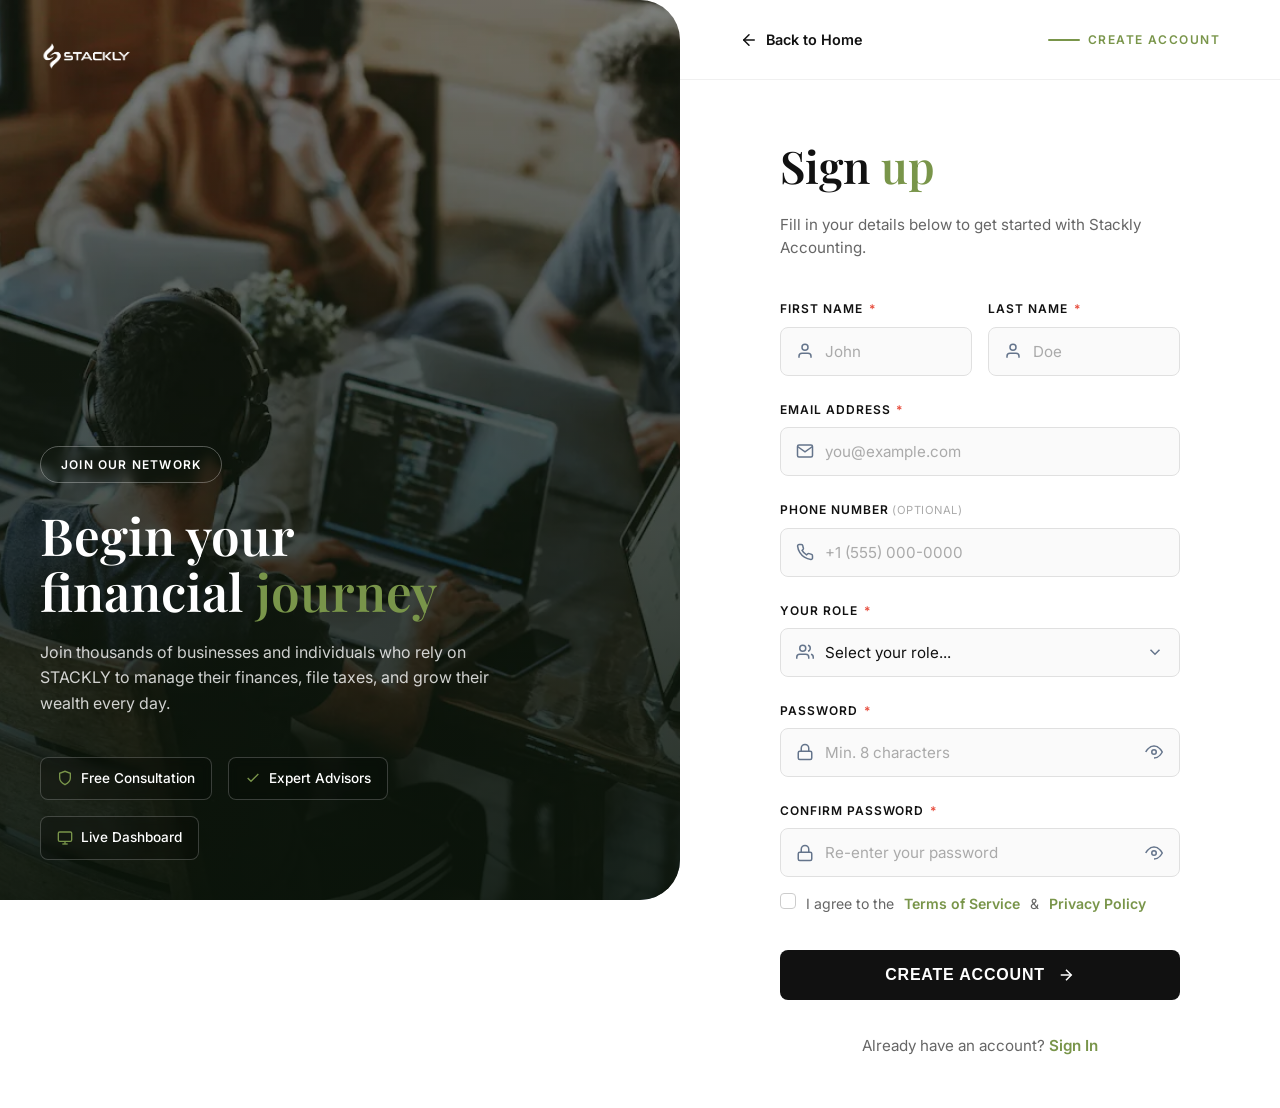
<file: signup.html>
<!DOCTYPE html>
<html lang="en">
<head>
    <meta charset="UTF-8">
    <meta name="viewport" content="width=device-width, initial-scale=1.0">
    <title>Create Account | Stackly Accounting</title>
    <link rel="preconnect" href="https://fonts.googleapis.com">
    <link rel="stylesheet" href="https://cdnjs.cloudflare.com/ajax/libs/font-awesome/6.5.0/css/all.min.css">
    <link rel="preconnect" href="https://fonts.gstatic.com" crossorigin>
    <link href="https://fonts.googleapis.com/css2?family=Inter:wght@300;400;500;600&family=Playfair+Display:ital,wght@0,500;0,600;0,700;1,500&display=swap" rel="stylesheet">
    <link rel="stylesheet" href="style.css?v=5.0">
    <link rel="stylesheet" href="login.css?v=3">

    <style>
        /* Single Clean Side Scrollbar */
        html {
            overflow-y: scroll !important;
            overflow-x: hidden !important;
            scrollbar-width: thin !important;
            scrollbar-color: #79954A #f1f5f9 !important;
        }
        body {
            overflow-x: clip !important;
            overflow-y: visible !important;
        }
        ::-webkit-scrollbar {
            width: 7px !important;
            height: 7px !important;
            display: block !important;
        }
        ::-webkit-scrollbar-track {
            background: #f1f5f9 !important;
        }
        ::-webkit-scrollbar-thumb {
            background: #79954A !important;
            border-radius: 4px !important;
        }
        ::-webkit-scrollbar-thumb:hover {
            background: #5e7438 !important;
        }
    </style>

</head>
<body class="login-page">
    <div class="mobile-overlay"></div>

    <div class="login-split-container">

        <!-- LEFT SIDE: Image & Content -->
        <div class="login-left">
            <img src="assets/images/team-img.webp" alt="Join Stackly" class="login-bg-img">
            <div class="login-overlay"></div>

            <!-- Logo pinned to top -->
            <div class="login-logo-wrap">
                <a href="index.html" class="login-logo">
                    <img src="assets/images/stackly-logo.webp" alt="Stackly Logo">
                </a>
            </div>

            <!-- Hero text at bottom -->
            <div class="login-left-content">
                <div class="login-hero-text">
                    <span class="login-badge">JOIN OUR NETWORK</span>
                    <h1>Begin your <br>financial <em>journey</em></h1>
                    <p>Join thousands of businesses and individuals who rely on STACKLY to manage their finances, file taxes, and grow their wealth every day.</p>

                    <div class="login-features">
                        <div class="feature-badge">
                            <svg viewBox="0 0 24 24" fill="none" stroke="currentColor" stroke-width="2"><path d="M12 22s8-4 8-10V5l-8-3-8 3v7c0 6 8 10 8 10z"/></svg>
                            Free Consultation
                        </div>
                        <div class="feature-badge">
                            <svg viewBox="0 0 24 24" fill="none" stroke="currentColor" stroke-width="2"><polyline points="20 6 9 17 4 12"/></svg>
                            Expert Advisors
                        </div>
                        <div class="feature-badge">
                            <svg viewBox="0 0 24 24" fill="none" stroke="currentColor" stroke-width="2"><rect x="2" y="3" width="20" height="14" rx="2"/><line x1="8" y1="21" x2="16" y2="21"/><line x1="12" y1="17" x2="12" y2="21"/></svg>
                            Live Dashboard
                        </div>
                    </div>
                </div>
            </div>
        </div>

        <!-- RIGHT SIDE: Form -->
        <div class="login-right">

            <!-- Sticky header -->
            <div class="login-form-header">
                <a href="index.html" class="back-link">
                    <svg viewBox="0 0 24 24" fill="none" stroke="currentColor" stroke-width="2" stroke-linecap="round" stroke-linejoin="round"><line x1="19" y1="12" x2="5" y2="12"></line><polyline points="12 19 5 12 12 5"></polyline></svg>
                    Back to Home
                </a>
                <span class="welcome-text">CREATE ACCOUNT</span>
            </div>

            <div class="login-form-container">
                <div class="login-form-titles">
                    <h2>Sign <span>up</span></h2>
                    <p>Fill in your details below to get started with Stackly Accounting.</p>
                </div>

                <form class="login-form" id="signup-form">

                    <!-- First Name + Last Name row -->
                    <div class="form-two-col">
                        <div class="form-group">
                            <label>FIRST NAME <span class="req">*</span></label>
                            <div class="input-with-icon">
                                <svg class="input-icon" viewBox="0 0 24 24" fill="none" stroke="currentColor" stroke-width="2"><path d="M20 21v-2a4 4 0 0 0-4-4H8a4 4 0 0 0-4 4v2"></path><circle cx="12" cy="7" r="4"></circle></svg>
                                <input type="text" id="first-name" placeholder="John">
                            </div>
                        </div>
                        <div class="form-group">
                            <label>LAST NAME <span class="req">*</span></label>
                            <div class="input-with-icon">
                                <svg class="input-icon" viewBox="0 0 24 24" fill="none" stroke="currentColor" stroke-width="2"><path d="M20 21v-2a4 4 0 0 0-4-4H8a4 4 0 0 0-4 4v2"></path><circle cx="12" cy="7" r="4"></circle></svg>
                                <input type="text" id="last-name" placeholder="Doe">
                            </div>
                        </div>
                    </div>

                    <!-- Email -->
                    <div class="form-group">
                        <label>EMAIL ADDRESS <span class="req">*</span></label>
                        <div class="input-with-icon">
                            <svg class="input-icon" viewBox="0 0 24 24" fill="none" stroke="currentColor" stroke-width="2"><path d="M4 4h16c1.1 0 2 .9 2 2v12c0 1.1-.9 2-2 2H4c-1.1 0-2-.9-2-2V6c0-1.1.9-2 2-2z"></path><polyline points="22,6 12,13 2,6"></polyline></svg>
                            <input type="email" id="signup-email" placeholder="you@example.com">
                        </div>
                    </div>

                    <!-- Phone (optional) -->
                    <div class="form-group">
                        <label>PHONE NUMBER <span class="optional">(OPTIONAL)</span></label>
                        <div class="input-with-icon">
                            <svg class="input-icon" viewBox="0 0 24 24" fill="none" stroke="currentColor" stroke-width="2"><path d="M22 16.92v3a2 2 0 0 1-2.18 2 19.79 19.79 0 0 1-8.63-3.07 19.5 19.5 0 0 1-6-6 19.79 19.79 0 0 1-3.07-8.67A2 2 0 0 1 4.11 2h3a2 2 0 0 1 2 1.72 12.84 12.84 0 0 0 .7 2.81 2 2 0 0 1-.45 2.11L8.09 9.91a16 16 0 0 0 6 6l1.27-1.27a2 2 0 0 1 2.11-.45 12.84 12.84 0 0 0 2.81.7A2 2 0 0 1 22 16.92z"></path></svg>
                            <input type="tel" id="phone" placeholder="+1 (555) 000-0000">
                        </div>
                    </div>

                    <!-- Role -->
                    <div class="form-group">
                        <label>YOUR ROLE <span class="req">*</span></label>
                        <div class="input-with-icon select-wrapper">
                            <svg class="input-icon" viewBox="0 0 24 24" fill="none" stroke="currentColor" stroke-width="2"><path d="M17 21v-2a4 4 0 0 0-4-4H5a4 4 0 0 0-4 4v2"></path><circle cx="9" cy="7" r="4"></circle><path d="M23 21v-2a4 4 0 0 0-3-3.87"></path><path d="M16 3.13a4 4 0 0 1 0 7.75"></path></svg>
                            <select id="signup-role">
                                <option value="" disabled selected>Select your role...</option>
                                <option value="client">Client</option>
                                <option value="admin">Admin</option>
                            </select>
                            <svg class="select-arrow" viewBox="0 0 24 24" fill="none" stroke="currentColor" stroke-width="2"><polyline points="6 9 12 15 18 9"></polyline></svg>
                        </div>
                    </div>

                    <!-- Password -->
                    <div class="form-group">
                        <label>PASSWORD <span class="req">*</span></label>
                        <div class="input-with-icon">
                            <svg class="input-icon" viewBox="0 0 24 24" fill="none" stroke="currentColor" stroke-width="2"><rect x="3" y="11" width="18" height="11" rx="2" ry="2"></rect><path d="M7 11V7a5 5 0 0 1 10 0v4"></path></svg>
                            <input type="password" id="signup-pwd" placeholder="Min. 8 characters">
                            <button type="button" class="password-toggle" data-target="signup-pwd">
                                <svg viewBox="0 0 24 24" fill="none" stroke="currentColor" stroke-width="2"><path d="M1 12s4-8 11-8 11 8 11 8-4 8-11 8-11-8z"></path><circle cx="12" cy="12" r="3"></circle></svg>
                            </button>
                        </div>
                        <ul class="pwd-checklist" id="signup-pwd-checklist">
                            <li id="s-len">At least 8 characters</li>
                            <li id="s-upper">At least one uppercase letter (A–Z)</li>
                            <li id="s-lower">At least one lowercase letter (a–z)</li>
                            <li id="s-num">At least one number (0–9)</li>
                        </ul>
                    </div>

                    <!-- Confirm Password -->
                    <div class="form-group">
                        <label>CONFIRM PASSWORD <span class="req">*</span></label>
                        <div class="input-with-icon">
                            <svg class="input-icon" viewBox="0 0 24 24" fill="none" stroke="currentColor" stroke-width="2"><rect x="3" y="11" width="18" height="11" rx="2" ry="2"></rect><path d="M7 11V7a5 5 0 0 1 10 0v4"></path></svg>
                            <input type="password" id="confirm-pwd" placeholder="Re-enter your password">
                            <button type="button" class="password-toggle" data-target="confirm-pwd">
                                <svg viewBox="0 0 24 24" fill="none" stroke="currentColor" stroke-width="2"><path d="M1 12s4-8 11-8 11 8 11 8-4 8-11 8-11-8z"></path><circle cx="12" cy="12" r="3"></circle></svg>
                            </button>
                        </div>
                    </div>

                    <!-- Terms -->
                    <label class="remember-me" id="terms-label">
                        <input type="checkbox" id="terms-check">
                        <span class="checkbox-box"></span>
                        I agree to the <a href="404.html" style="color:var(--green);font-weight:600;">Terms of Service</a> &amp; <a href="404.html" style="color:var(--green);font-weight:600;">Privacy Policy</a>
                    </label>
                    <span class="field-error" id="terms-error"></span>

                    <button type="submit" class="login-submit-btn">
                        CREATE ACCOUNT
                        <svg viewBox="0 0 24 24" fill="none" stroke="currentColor" stroke-width="2"><line x1="5" y1="12" x2="19" y2="12"></line><polyline points="12 5 19 12 12 19"></polyline></svg>
                    </button>

                    <div class="login-footer">
                        Already have an account? <a href="login.html">Sign In</a>
                    </div>

                </form>
            </div>
        </div>

    </div>

    <script>
    (function() {
        // Password toggles
        document.querySelectorAll('.password-toggle').forEach(btn => {
            btn.addEventListener('click', function() {
                const id = this.getAttribute('data-target');
                const input = document.getElementById(id);
                if (input) input.type = input.type === 'password' ? 'text' : 'password';
            });
        });

        // Live password checklist
        const spwd = document.getElementById('signup-pwd');
        const schecklist = document.getElementById('signup-pwd-checklist');
        const schecks = { 's-len': v => v.length >= 8, 's-upper': v => /[A-Z]/.test(v), 's-lower': v => /[a-z]/.test(v), 's-num': v => /[0-9]/.test(v) };
        spwd.addEventListener('focus', () => schecklist.classList.add('active'));
        spwd.addEventListener('blur', () => { if (!spwd.value) schecklist.classList.remove('active'); });
        spwd.addEventListener('input', () => {
            const v = spwd.value;
            Object.entries(schecks).forEach(([id, fn]) => {
                const li = document.getElementById(id);
                li.classList.toggle('pass', fn(v));
                li.classList.toggle('fail', v.length > 0 && !fn(v));
            });
        });

        // Validation
        function setError(input, msg) {
            const wrap = input.closest('.input-with-icon') || input.closest('.form-group');
            let err = wrap.nextElementSibling;
            if (!err || !err.classList.contains('field-error')) {
                err = document.createElement('span');
                err.className = 'field-error';
                wrap.after(err);
            }
            input.classList.add('input-error'); input.classList.remove('input-valid');
            err.textContent = msg; err.classList.add('visible');
        }
        function setValid(input) {
            const wrap = input.closest('.input-with-icon') || input.closest('.form-group');
            let err = wrap.nextElementSibling;
            input.classList.remove('input-error'); input.classList.add('input-valid');
            if (err && err.classList.contains('field-error')) { err.textContent = ''; err.classList.remove('visible'); }
        }

        document.getElementById('signup-form').addEventListener('submit', function(e) {
            e.preventDefault();
            let valid = true;
            const firstName = document.getElementById('first-name');
            const lastName  = document.getElementById('last-name');
            const email     = document.getElementById('signup-email');
            const role      = document.getElementById('signup-role');
            const pwd       = document.getElementById('signup-pwd');
            const cpwd      = document.getElementById('confirm-pwd');
            const terms     = document.getElementById('terms-check');
            const termsErr  = document.getElementById('terms-error');

            if (!firstName.value.trim() || firstName.value.trim().length < 2) { setError(firstName, 'First name must be at least 2 characters.'); valid = false; } else setValid(firstName);
            if (!lastName.value.trim()  || lastName.value.trim().length < 2)  { setError(lastName,  'Last name must be at least 2 characters.'); valid = false; }  else setValid(lastName);
            if (!email.value.trim() || !/^[^\s@]+@[^\s@]+\.[^\s@]+$/.test(email.value)) { setError(email, 'Please enter a valid email address.'); valid = false; } else setValid(email);
            if (!role.value) { setError(role, 'Please select your role.'); valid = false; } else setValid(role);

            const pwdVal = pwd.value;
            if (!pwdVal) { setError(pwd, 'Password is required.'); valid = false; }
            else if (pwdVal.length < 8) { setError(pwd, 'Password must be at least 8 characters.'); valid = false; }
            else if (!/[A-Z]/.test(pwdVal)) { setError(pwd, 'Password must contain at least one uppercase letter.'); valid = false; }
            else if (!/[a-z]/.test(pwdVal)) { setError(pwd, 'Password must contain at least one lowercase letter.'); valid = false; }
            else if (!/[0-9]/.test(pwdVal)) { setError(pwd, 'Password must contain at least one number.'); valid = false; }
            else setValid(pwd);

            if (!cpwd.value) { setError(cpwd, 'Please confirm your password.'); valid = false; }
            else if (cpwd.value !== pwdVal) { setError(cpwd, 'Passwords do not match.'); valid = false; }
            else setValid(cpwd);

            if (!terms.checked) { termsErr.textContent = '⚠ You must agree to the Terms of Service.'; termsErr.classList.add('visible'); valid = false; }
            else { termsErr.textContent = ''; termsErr.classList.remove('visible'); }

            if (valid) {
                const btn = this.querySelector('.login-submit-btn');
                btn.textContent = 'Creating account...';
                btn.disabled = true; btn.style.opacity = '0.75';
                setTimeout(() => { 
                    btn.innerHTML = '&#10003; Account Created!'; 
                    btn.style.background = 'var(--green)'; 
                    setTimeout(() => {
                        window.location.href = 'login.html';
                    }, 800);
                }, 1000);
            }
        });
    })();
    </script>

<script>try { if (!window.location.href.includes('404.html')) { sessionStorage.setItem('stackly_last_page', window.location.href); } } catch(e) {}</script>
</body>
</html>
</file>
<file: assets/css/dashboard.css>
@import url('https://fonts.googleapis.com/css2?family=Inter:wght@300;400;500;600;700&display=swap');

:root {
    --dash-primary: #79954A;
    --dash-primary-light: #e6edd9;
    --dash-bg: #f7f9f4;
    --dash-surface: #ffffff;
    --dash-text-main: #1f2937;
    --dash-text-muted: #6b7280;
    --dash-border: #e5e7eb;
    --dash-danger: #ef4444;
    --dash-warning: #f59e0b;
    --dash-success: #10b981;
    --sidebar-width: 260px;
    --sidebar-collapsed: 80px;
    --header-height: 70px;
    --radius-lg: 16px;
    --radius-md: 12px;
    --shadow-sm: 0 1px 3px rgba(0,0,0,0.05);
    --shadow-md: 0 4px 15px rgba(0,0,0,0.03);
    --shadow-lg: 0 10px 30px rgba(0,0,0,0.06);
    --transition: 0.3s cubic-bezier(0.4, 0, 0.2, 1);
}

* { margin: 0; padding: 0; box-sizing: border-box; }

body.dash-body {
    font-family: 'Inter', sans-serif;
    background-color: var(--dash-bg);
    color: var(--dash-text-main);
    display: flex;
    min-height: 100vh;
    overflow-x: hidden;
}

/* ==========================================================================
   SIDEBAR
   ========================================================================== */
.dash-sidebar {
    width: var(--sidebar-width);
    background: var(--dash-surface);
    border-right: 1px solid var(--dash-border);
    display: flex;
    flex-direction: column;
    position: fixed;
    top: 0; left: 0; bottom: 0;
    z-index: 100;
    transition: width var(--transition);
}
.dash-sidebar.collapsed { width: var(--sidebar-collapsed); }

.dash-logo-area {
    height: var(--header-height);
    display: flex;
    align-items: center;
    padding: 0 24px;
    border-bottom: 1px solid var(--dash-border);
}
.dash-logo-area h2 {
    font-size: 1.25rem;
    color: var(--dash-primary);
    font-weight: 700;
    white-space: nowrap;
    transition: opacity var(--transition);
}
.dash-sidebar.collapsed .dash-logo-link { opacity: 0; pointer-events: none; transition: opacity 0.3s; }
.dash-sidebar.collapsed .dash-logo-area h2 { opacity: 0; pointer-events: none; }

.dash-nav { overflow-y: auto;
    padding: 24px 16px;
    flex: 1;
    display: flex;
    flex-direction: column;
    gap: 8px;
}
.dash-nav-link {
    display: flex;
    align-items: center;
    padding: 12px 16px;
    color: var(--dash-text-muted);
    text-decoration: none;
    border-radius: var(--radius-md);
    font-weight: 500;
    transition: all 0.2s ease;
    white-space: nowrap;
    outline: none !important;
    user-select: none;
}
.dash-nav-link:focus, .dash-nav-link:focus-visible {
    outline: none !important;
    box-shadow: none !important;
}
.dash-nav-link:hover, .dash-nav-link.active {
    background: var(--dash-primary-light);
    color: var(--dash-primary);
}
.dash-sidebar.collapsed .dash-nav-link span { display: none; }
.dash-sidebar.collapsed .dash-nav-link i { margin-right: 0; }

/* ==========================================================================
   MAIN CONTENT & HEADER
   ========================================================================== */
.dash-main {
    flex: 1;
    margin-left: var(--sidebar-width);
    display: flex;
    flex-direction: column;
    transition: margin-left var(--transition);
    min-width: 0;
}
.dash-sidebar.collapsed ~ .dash-main { margin-left: var(--sidebar-collapsed); }

.dash-header {
    height: var(--header-height);
    background: var(--dash-surface);
    border-bottom: 1px solid var(--dash-border);
    display: flex;
    align-items: center;
    justify-content: space-between;
    padding: 0 32px;
    position: sticky;
    top: 0;
    z-index: 90;
}
.header-left { display: flex; align-items: center; gap: 20px; }
.sidebar-toggle {
    background: transparent;
    border: none;
    font-size: 1.4rem;
    color: var(--dash-text-muted);
    cursor: pointer;
    transition: color 0.2s ease;
}
.sidebar-toggle:hover { color: var(--dash-primary); }

.header-right { display: flex; align-items: center; gap: 24px; }
.dash-search {
    position: relative;
}
.dash-search input {
    padding: 10px 16px 10px 40px;
    border: 1px solid var(--dash-border);
    border-radius: 50px;
    background: var(--dash-bg);
    outline: none;
    font-family: inherit;
    width: 250px;
    transition: width 0.3s ease, border-color 0.3s ease;
}
.dash-search input:focus {
    width: 300px;
    border-color: var(--dash-primary);
}
.dash-search i {
    position: absolute;
    left: 14px;
    top: 50%;
    transform: translateY(-50%);
    color: var(--dash-text-muted);
    cursor: pointer;
    transition: color 0.2s ease;
}
.dash-search i:hover {
    color: var(--dash-primary);
}

.profile-widget {
    display: flex;
    align-items: center;
    gap: 12px;
    cursor: pointer;
}
.profile-avatar {
    width: 40px;
    height: 40px;
    border-radius: 50%;
    background: var(--dash-primary);
    color: white;
    display: flex;
    align-items: center;
    justify-content: center;
    font-weight: 600;
}
.profile-info { display: flex; flex-direction: column; }
.profile-name { font-weight: 600; font-size: 0.9rem; }
.profile-role { font-size: 0.75rem; color: var(--dash-text-muted); }

/* ==========================================================================
   CONTENT LAYOUT
   ========================================================================== */
.dash-content {
    padding: 32px;
    flex: 1;
}
.dash-page-header {
    margin-bottom: 32px;
    display: flex;
    justify-content: space-between;
    align-items: flex-end;
}
.dash-page-title {
    font-size: 1.8rem;
    font-weight: 700;
    color: var(--dash-text-main);
}
.dash-page-subtitle {
    color: var(--dash-text-muted);
    margin-top: 6px;
    font-size: 0.95rem;
}

.btn-primary {
    background: var(--dash-primary);
    color: white;
    padding: 10px 20px;
    border-radius: 50px;
    text-decoration: none;
    font-weight: 500;
    font-size: 0.9rem;
    display: inline-flex;
    align-items: center;
    justify-content: center;
    gap: 8px;
    transition: transform 0.2s ease, box-shadow 0.2s ease;
    border: none;
    cursor: pointer;
    white-space: nowrap;
}
.btn-primary:hover {
    transform: translateY(-2px);
    box-shadow: 0 4px 12px rgba(121, 149, 74, 0.3);
}

/* ==========================================================================
   WIDGETS & CARDS
   ========================================================================== */
.kpi-grid {
    display: grid;
    grid-template-columns: repeat(auto-fit, minmax(240px, 1fr));
    gap: 24px;
    margin-bottom: 32px;
}
.kpi-card {
    background: var(--dash-surface);
    border-radius: var(--radius-lg);
    padding: 24px;
    box-shadow: var(--shadow-sm);
    border: 1px solid rgba(0,0,0,0.03);
    position: relative;
    overflow: hidden;
}
.kpi-icon {
    width: 48px;
    height: 48px;
    border-radius: 12px;
    background: var(--dash-primary-light);
    color: var(--dash-primary);
    display: flex;
    align-items: center;
    justify-content: center;
    font-size: 1.4rem;
    margin-bottom: 16px;
}
.kpi-title {
    color: var(--dash-text-muted);
    font-size: 0.85rem;
    font-weight: 600;
    text-transform: uppercase;
    letter-spacing: 0.05em;
    margin-bottom: 8px;
}
.kpi-value {
    font-size: 2rem;
    font-weight: 700;
    color: var(--dash-text-main);
}
.kpi-trend {
    margin-top: 12px;
    font-size: 0.85rem;
    display: flex;
    align-items: center;
    gap: 6px;
}
.trend-up { color: var(--dash-success); }
.trend-down { color: var(--dash-danger); }

.bento-grid {
    display: grid;
    grid-template-columns: 2fr 1fr;
    gap: 24px;
}

.dash-card {
    background: var(--dash-surface);
    border-radius: var(--radius-lg);
    box-shadow: var(--shadow-sm);
    border: 1px solid rgba(0,0,0,0.03);
    display: flex;
    flex-direction: column;
}
.dash-card-header {
    padding: 24px;
    border-bottom: 1px solid var(--dash-border);
    display: flex;
    justify-content: space-between;
    align-items: center;
}
.dash-card-title {
    font-size: 1.1rem;
    font-weight: 600;
}
.dash-card-body {
    padding: 24px;
    flex: 1;
}

/* ==========================================================================
   CSS CHARTS & LISTS
   ========================================================================== */
.css-bar-chart {
    display: flex;
    align-items: flex-end;
    justify-content: space-between;
    height: 250px;
    padding-top: 20px;
    gap: 12px;
}
.bar-group {
    flex: 1;
    display: flex;
    flex-direction: column;
    align-items: center;
    gap: 12px;
}
.bar-track {
    width: 100%;
    max-width: 40px;
    height: 200px;
    background: var(--dash-bg);
    border-radius: 8px;
    position: relative;
    display: flex;
    align-items: flex-end;
}
.bar-fill {
    width: 100%;
    background: var(--dash-primary);
    border-radius: 8px;
    transition: height 1s cubic-bezier(0.4, 0, 0.2, 1);
}
.bar-fill.alt { background: #94a3b8; }
.bar-label {
    font-size: 0.8rem;
    color: var(--dash-text-muted);
    font-weight: 500;
}

.activity-list {
    display: flex;
    flex-direction: column;
    gap: 20px;
}
.activity-item {
    display: flex;
    gap: 16px;
    align-items: flex-start;
}
.activity-icon {
    width: 40px;
    height: 40px;
    border-radius: 50%;
    background: var(--dash-bg);
    display: flex;
    align-items: center;
    justify-content: center;
    color: var(--dash-primary);
    flex-shrink: 0;
}
.activity-details h4 {
    font-size: 0.95rem;
    font-weight: 600;
    margin-bottom: 4px;
}
.activity-details p {
    font-size: 0.85rem;
    color: var(--dash-text-muted);
}
.activity-time {
    margin-left: auto;
    font-size: 0.75rem;
    color: var(--dash-text-muted);
}

/* ==========================================================================
   TABLES
   ========================================================================== */
.dash-table-wrapper {
    overflow-x: auto;
}
.dash-table {
    width: 100%;
    border-collapse: collapse;
}
.dash-table th, .dash-table td {
    padding: 16px 20px;
    text-align: left;
    border-bottom: 1px solid var(--dash-border);
}
.dash-table th {
    font-size: 0.85rem;
    font-weight: 600;
    color: var(--dash-text-muted);
    text-transform: uppercase;
    letter-spacing: 0.05em;
}
.dash-table td {
    font-size: 0.95rem;
    vertical-align: middle;
}
.dash-table tr:last-child td { border-bottom: none; }
.dash-table tbody tr:hover {
    background-color: var(--dash-bg);
}

.status-badge {
    padding: 6px 12px;
    border-radius: 50px;
    font-size: 0.75rem;
    font-weight: 600;
    display: inline-flex;
    align-items: center;
    gap: 6px;
}
.status-badge::before {
    content: '';
    width: 6px;
    height: 6px;
    border-radius: 50%;
}
.status-active { background: #dcfce7; color: #166534; }
.status-active::before { background: #16a34a; }
.status-pending { background: #fef9c3; color: #854d0e; }
.status-pending::before { background: #eab308; }
.status-overdue { background: #fee2e2; color: #991b1b; }
.status-overdue::before { background: #dc2626; }

/* ==========================================================================
   ANIMATIONS
   ========================================================================== */
.animate-fade-up {
    animation: fadeUp 0.6s cubic-bezier(0.16, 1, 0.3, 1) both;
}
.delay-1 { animation-delay: 0.1s; }
.delay-2 { animation-delay: 0.2s; }
.delay-3 { animation-delay: 0.3s; }
.delay-4 { animation-delay: 0.4s; }

@keyframes fadeUp {
    from { opacity: 0; transform: translateY(20px); }
    to { opacity: 1; transform: translateY(0); }
}

/* ==========================================================================
   RESPONSIVE
   ========================================================================== */
@media (max-width: 1024px) {
    .bento-grid { grid-template-columns: 1fr; }
}
@media (max-width: 768px) {
    .dash-sidebar { transform: translateX(-100%); width: 280px; }
    .dash-sidebar.mobile-open { transform: translateX(0); }
    .dash-main, .dash-sidebar.collapsed ~ .dash-main { margin-left: 0; }
    .header-right .dash-search { display: none; }
    .dash-content { padding: 20px; }
    .kpi-grid { grid-template-columns: 1fr; }
}
.dash-nav::-webkit-scrollbar { display: none; }
.dash-nav { -ms-overflow-style: none; scrollbar-width: none; }


.dash-section { transition: opacity 0.3s ease; }


.dash-logo-link { transition: opacity var(--transition); }


.dash-table-container { background: white; border-radius: var(--radius-md); box-shadow: 0 4px 20px rgba(0,0,0,0.04); border: 1px solid var(--dash-border); overflow: hidden; }
.dash-table { width: 100%; border-collapse: collapse; text-align: left; }
.dash-table thead { background: #f9fafb; border-bottom: 2px solid var(--dash-border); }
.dash-table th { padding: 16px 24px; color: var(--dash-text-muted); font-size: 0.85rem; font-weight: 600; text-transform: uppercase; letter-spacing: 0.05em; }
.dash-table td { padding: 18px 24px; color: var(--dash-text); border-bottom: 1px solid var(--dash-border); transition: background 0.2s ease; }
.dash-table tbody tr { transition: background 0.2s ease; cursor: pointer; }
.dash-table tbody tr:hover { background: #f8fafc; }
.dash-table tbody tr:last-child td { border-bottom: none; }
.dash-form-card { background: white; border-radius: var(--radius-md); padding: 32px; box-shadow: 0 4px 20px rgba(0,0,0,0.04); border: 1px solid var(--dash-border); }
.dash-input { width: 100%; padding: 12px 16px; border: 1px solid #d1d5db; border-radius: 8px; font-family: inherit; transition: all 0.3s ease; outline: none; background: #f9fafb; }
.dash-input:focus { border-color: var(--green); background: white; box-shadow: 0 0 0 4px rgba(121,149,74,0.15); }



/* Profile Dropdown */
.profile-widget.dropdown-container {
    position: relative;
    display: flex;
    align-items: center;
    cursor: pointer;
    padding: 6px 0;
}

.profile-avatar {
    width: 42px;
    height: 42px;
    border-radius: 10px;
    background: #1f2937;
    color: #ffffff;
    display: flex;
    align-items: center;
    justify-content: center;
    font-weight: 600;
    font-size: 1.1rem;
    transition: transform 0.2s ease, box-shadow 0.2s ease;
    user-select: none;
    box-shadow: 0 2px 8px rgba(0, 0, 0, 0.08);
}

.profile-widget:hover .profile-avatar {
    transform: scale(1.04);
}

.dropdown-container::after {
    content: '';
    position: absolute;
    top: 100%;
    right: 0;
    width: 100%;
    height: 16px;
    display: block;
}

.profile-dropdown {
    position: absolute;
    top: calc(100% + 10px);
    right: 0;
    background: #ffffff;
    border-radius: 14px;
    width: 250px !important;
    min-width: 250px !important;
    max-width: 320px !important;
    box-shadow: 0 16px 40px rgba(0, 0, 0, 0.12), 0 4px 12px rgba(0, 0, 0, 0.04);
    opacity: 0;
    visibility: hidden;
    transform: translateY(-8px);
    transition: opacity 0.25s ease, transform 0.25s ease, visibility 0.25s ease;
    z-index: 999;
    border: 1px solid #e5e7eb;
    overflow: hidden;
}

.dropdown-container:hover .profile-dropdown,
.dropdown-container.open .profile-dropdown {
    opacity: 1;
    visibility: visible;
    transform: translateY(0);
}

.dropdown-header {
    padding: 16px 18px;
    background: #f9fafb;
    border-bottom: 1px solid #e5e7eb;
}

.dropdown-header .profile-name {
    display: block;
    font-weight: 600;
    font-size: 0.95rem;
    color: #111827;
    white-space: nowrap;
    overflow: hidden;
    text-overflow: ellipsis;
}

.dropdown-header .profile-role {
    display: block;
    font-size: 0.8rem;
    color: #6b7280;
    margin-top: 3px;
    white-space: nowrap;
    overflow: hidden;
    text-overflow: ellipsis;
}

.dropdown-item {
    display: flex;
    align-items: center;
    padding: 10px 14px;
    color: #374151;
    text-decoration: none;
    border-radius: 8px;
    transition: background 0.2s ease, color 0.2s ease;
    font-size: 0.9rem;
    font-weight: 500;
    white-space: nowrap;
}

.dropdown-item i {
    font-size: 1.25rem;
    margin-right: 12px;
    color: #6b7280;
}

.dropdown-item:hover {
    background: #f3f4f6 !important;
    color: #111827;
}

.dropdown-item:hover i {
    color: #111827;
}

.dropdown-item.text-danger {
    color: #ef4444 !important;
}

.dropdown-item.text-danger i {
    color: #ef4444 !important;
}

.dropdown-item.text-danger:hover {
    background: #fef2f2 !important;
    color: #dc2626 !important;
}


@media (min-width: 769px) { .sidebar-close-btn { display: none !important; } }


@media (max-width: 768px) { .dash-page-header { flex-direction: column; align-items: flex-start; gap: 16px; } }


body.dash-body::after { content: ''; position: fixed; top: 0; left: 0; width: 100%; height: 100vh; background: rgba(0,0,0,0.4); z-index: 90; opacity: 0; visibility: hidden; transition: opacity 0.3s; pointer-events: none; }
body.dash-body.menu-open::after { opacity: 1; visibility: visible; pointer-events: auto; }


body.dash-body { overflow-x: hidden; max-width: 100%; width: 100%; }


.dash-table-container { overflow-x: auto !important; }


@media (max-width: 768px) { .dash-header { padding: 0 16px; } }


@media (max-width: 768px) { .dash-header { position: fixed; top: 0; left: 0; width: 100%; z-index: 80; } .dash-content { padding-top: calc(var(--header-height) + 20px) !important; } }


*:not(.profile-dropdown):not(.profile-dropdown *) { max-width: 100%; } .dash-table { max-width: none; } .dash-sidebar { max-width: none; }


@media (max-width: 768px) { .dash-header { position: fixed; top: 0; left: 0; right: 0; width: 100%; box-sizing: border-box; } }

body { max-width: 100% !important; overflow-x: hidden !important; margin: 0; padding: 0; }
</file>
<file: style.css>
/* ==========================================================================
   STACKLY â€“ AUDIT & ASSURANCE | COMPLETE STYLESHEET
   Covers: index.html Â· about.html Â· services.html Â· blog.html Â· contact.html
   ========================================================================== */

/* =========================================================================
   0.  CSS CUSTOM PROPERTIES
   ========================================================================= */
:root {
    --green:        #79954A;
    --green-light:  #C4D78E;
    --dark:         #111;
    --dark2:        #1a1a1a;
    --charcoal:     #333;
    --muted:        #666;
    --white:        #fff;
    --off-white:    #f9f9f7;
    --border:       rgba(0,0,0,0.08);
    --radius-sm:    12px;
    --radius-md:    20px;
    --radius-lg:    30px;
    --container:    1320px;
    --header-h:     75px;
    --transition:   0.3s ease;
}

/* =========================================================================
   1.  RESET & BASE
   ========================================================================= */
*, *::before, *::after {
    margin: 0;
    padding: 0;
    box-sizing: border-box;
}

html {
    scroll-behavior: smooth;
    font-size: 16px;
}

body {
    font-family: 'Inter', sans-serif;
    color: var(--charcoal);
    background-color: var(--white);
    line-height: 1.6;
    -webkit-font-smoothing: antialiased;
    opacity: 1 !important;
    visibility: visible !important;
}

body.page-transitioning {
    opacity: 1 !important;
    visibility: visible !important;
}

img {
    max-width: 100%;
    display: block;
}

a {
    text-decoration: none;
    color: inherit;
}

ul {
    list-style: none;
}

address {
    font-style: normal;
}

/* =========================================================================
   2.  GSAP / ANIMATION HELPERS
   ========================================================================= */
.word-wrap {
    display: inline-block;
    overflow: hidden;
    vertical-align: top;
}

.word-inner {
    display: inline-block;
}

@keyframes fadeInUp {
    from {
        opacity: 0;
        transform: translateY(40px);
    }
    to {
        opacity: 1;
        transform: translateY(0);
    }
}

/* =========================================================================
   3.  SHARED UTILITIES
   ========================================================================= */
.container {
    max-width: var(--container);
    margin: 0 auto;
    padding: 0 40px;
}

/* Financial grid background overlay */
.fin-bg-overlay {
    position: absolute;
    inset: 0;
    opacity: 0.03;
    background-image:
        linear-gradient(rgba(255,255,255,0.5) 1px, transparent 1px),
        linear-gradient(90deg, rgba(255,255,255,0.5) 1px, transparent 1px);
    background-size: 40px 40px;
    pointer-events: none;
    z-index: 0;
}

/* =========================================================================
   4.  BUTTONS
   ========================================================================= */
.btn {
    display: inline-block;
    padding: 11px 26px;
    border-radius: 50px;
    font-family: 'Inter', sans-serif;
    font-size: 0.9rem;
    font-weight: 500;
    cursor: pointer;
    transition: background-color var(--transition), color var(--transition), transform var(--transition);
}

.btn-outline {
    display: inline-block;
    padding: 13px 32px;
    border: 2px solid rgba(255,255,255,0.7);
    color: var(--white);
    border-radius: 50px;
    font-size: 0.95rem;
    font-weight: 500;
    transition: all var(--transition);
}

.btn-outline:hover {
    background-color: var(--white);
    color: var(--green);
}

.btn-solid-green {
    display: inline-block;
    padding: 13px 32px;
    background-color: var(--green);
    color: var(--white);
    border-radius: 50px;
    font-size: 0.95rem;
    font-weight: 500;
    transition: background-color var(--transition), transform var(--transition);
}

.btn-solid-green:hover {
    background-color: #5e7438;
    transform: translateY(-2px);
}

.btn-login {
    background: var(--green);
    color: var(--white);
    border: none;
    padding: 10px 28px;
    border-radius: 50px;
    font-size: 0.875rem;
    display: inline-block;
    transition: background var(--transition);
}

.btn-login:hover {
    background: #5e7438;
}

.btn-signup {
    background: var(--green);
    color: var(--white);
    border: none;
    padding: 10px 28px;
    border-radius: 50px;
    font-size: 0.875rem;
    display: inline-block;
    transition: background var(--transition);
}

.btn-signup:hover {
    background: #5e7438;
}

/* Light theme header overrides */








.btn-learn-more { display: inline-block; padding: 11px 28px; background-color: var(--green); border: 1.5px solid var(--green); border-radius: 50px; color: var(--white); font-size: 0.9rem; font-weight: 500; transition: all var(--transition); }

.btn-learn-more:hover { background-color: #5e7438; border-color: #5e7438; color: var(--white); transform: translateY(-2px); }

.btn-outline-white {
    display: inline-block;
    padding: 13px 36px;
    border: 2px solid var(--white);
    color: var(--white);
    border-radius: 50px;
    font-size: 0.95rem;
    font-weight: 500;
    transition: all var(--transition);
    margin-top: 20px;
}

.btn-outline-white:hover {
    background: var(--white);
    color: var(--green);
}

/* =========================================================================
   5.  HEADER / NAVIGATION
   ========================================================================= */
.header {
    position: fixed;
    top: 0;
    left: 0;
    right: 0;
    z-index: 1000;
    height: var(--header-h);
    display: flex;
    align-items: center;
    justify-content: space-between;
    padding: 0 48px;
    background-color: transparent;
    transition: background-color var(--transition), box-shadow var(--transition);
}

.header.scrolled {
    background-color: var(--white);
    box-shadow: 0 2px 20px rgba(0,0,0,0.06);
}

.header .logo a {
    display: flex;
    align-items: center;
}

/* Green pill nav */
.nav-container {
    background-color: var(--green);
    border-radius: 50px;
    padding: 10px 28px;
}

.nav-links {
    display: flex;
    gap: 8px;
    align-items: center;
}

.nav-links li a {
    display: inline-block;
    padding: 6px 16px;
    border-radius: 50px;
    color: rgba(255,255,255,0.75);
    font-size: 0.9rem;
    font-weight: 400;
    transition: all var(--transition);
}

.nav-links li a:hover {
    color: var(--white);
    background: rgba(255,255,255,0.12);
}

.nav-links li a.active {
    color: var(--white);
    font-weight: 600;
    background: rgba(255,255,255,0.18);
}

.auth-buttons {
    display: flex;
    gap: 10px;
    align-items: center;
}

/* =========================================================================
   6.  HOME â€“ HERO SECTION
   ========================================================================= */
.hero {
    position: relative;
    max-width: 1320px;
    margin: 120px auto 60px auto;
    min-height: 550px;
    background-image: url('assets/images/hero-bg.webp');
    background-size: cover;
    background-position: center;
    background-repeat: no-repeat;
    display: flex;
    align-items: center;
    justify-content: flex-start;
    text-align: left;
    overflow: hidden;
    border-radius: 40px;
    padding: 60px 80px;
}

.hero::before {
    content: '';
    position: absolute;
    inset: 0;
    background: linear-gradient(to right, rgba(121, 149, 74, 0.95) 0%, rgba(121, 149, 74, 0.75) 45%, rgba(0, 0, 0, 0.2) 100%);
    z-index: 0;
}

.hero .fin-bg-overlay {
    z-index: 1;
}

.hero-content {
    position: relative;
    z-index: 2;
    max-width: 650px;
}

.hero-content h1 {
    font-family: 'Playfair Display', serif;
    font-size: clamp(2.4rem, 5vw, 4rem);
    font-weight: 600;
    color: var(--white);
    line-height: 1.2;
    margin-bottom: 24px;
    text-shadow: 0 2px 12px rgba(0,0,0,0.3);
}

.hero-content p {
    font-size: 1.05rem;
    color: rgba(255,255,255,0.85);
    line-height: 1.75;
    margin-bottom: 36px;
}

/* =========================================================================
   7.  HOME â€“ ABOUT SECTION
   ========================================================================= */
.about-section {
    padding: 90px 0;
    background-color: var(--white);
}

.about-container {
    display: flex;
    align-items: center;
    gap: 70px;
}

.about-text {
    flex: 1;
}

.about-text h2 {
    font-family: 'Playfair Display', serif;
    font-size: clamp(1.8rem, 3vw, 2.6rem);
    color: var(--green);
    margin-bottom: 20px;
    line-height: 1.25;
}

.about-text p {
    font-size: 1rem;
    color: var(--muted);
    line-height: 1.75;
    margin-bottom: 32px;
}

.about-image {
    flex: 1;
    position: relative;
    display: flex;
    justify-content: flex-end;
}

.about-image .front-image {
    border-radius: var(--radius-lg);
    width: 100%;
    max-width: 500px;
    object-fit: cover;
    position: relative;
    z-index: 2;
    box-shadow: 0 20px 60px rgba(0,0,0,0.12);
}

.about-image .image-bg-card {
    position: absolute;
    bottom: -20px;
    right: -20px;
    width: calc(100% - 30px);
    max-width: 480px;
    height: calc(100% - 30px);
    background-color: var(--green-light);
    border-radius: var(--radius-lg);
    z-index: 1;
}

/* =========================================================================
   8.  HOME â€“ STATS SECTION
   ========================================================================= */
.stats-section {
    padding: 80px 0;
    background-color: var(--off-white);
}

.stats-container {
    display: flex;
    gap: 60px;
    align-items: flex-start;
}

.stats-left {
    flex: 1.4;
}

.stats-heading {
    font-family: 'Playfair Display', serif;
    font-size: clamp(1.3rem, 2.2vw, 1.7rem);
    color: var(--green);
    line-height: 1.4;
    margin-bottom: 36px;
    font-weight: 500;
}

.stats-main-image {
    width: 100%;
    border-radius: var(--radius-md);
    object-fit: cover;
    max-height: 340px;
}

.stats-right {
    flex: 0 0 260px;
    display: flex;
    flex-direction: column;
    gap: 20px;
    padding-top: 10px;
}

.stat-card {
    background: var(--green);
    border-radius: var(--radius-md);
    padding: 28px 30px;
    box-shadow: 0 4px 20px rgba(0,0,0,0.06);
}

.stat-card h4 {
    font-family: 'Playfair Display', serif;
    font-size: 2.2rem;
    font-weight: 600;
    color: var(--white);
    margin-bottom: 6px;
}

.stat-card p {
    font-size: 0.9rem;
    color: var(--white);
    font-weight: 500;
}

/* =========================================================================
   9.  HOME â€“ COMPLIANT SECTION
   ========================================================================= */
.compliant-section {
    padding: 80px 0 0;
    background-color: var(--white);
    position: relative;
    overflow: hidden;
}

.compliant-container {
    display: flex;
    flex-direction: column;
    align-items: center;
    text-align: center;
    gap: 50px;
    position: relative;
    z-index: 2;
    padding-bottom: 0px;
}

.compliant-text {
    flex: 1;
    max-width: 800px;
}

.compliant-text h2 {
    font-family: 'Playfair Display', serif;
    font-size: clamp(2rem, 3.5vw, 3rem);
    color: var(--green);
    margin-bottom: 20px;
    line-height: 1.25;
}

.compliant-text p {
    font-size: 1rem;
    color: var(--muted);
    line-height: 1.75;
    margin-bottom: 32px;
}

.compliant-image-wrapper {
    width: 100%;
    position: relative;
    z-index: 3;
}

.team-image {
    width: 100%;
    border-radius: var(--radius-lg);
    object-fit: cover;
    height: 400px;
    box-shadow: 0 24px 60px rgba(0,0,0,0.14);
    position: relative;
    z-index: 3;
}

.green-bg-bottom {
    position: absolute;
    top: 65%;
    bottom: 0;
    left: 0;
    width: 100%;
    background-color: var(--green);
    border-radius: 0;
    z-index: 1;
    opacity: 1;
}

/* =========================================================================
   10.  HOME â€“ SMARTER SECTION (dark)
   ========================================================================= */
.smarter-section {
    background: var(--green);
    padding: 80px 0;
    position: relative;
    overflow: hidden;
    color: var(--white);
}

.smarter-header {
    text-align: center;
    margin-bottom: 20px;
}

.smarter-header h2 {
    font-family: 'Playfair Display', serif;
    font-size: clamp(2rem, 3.5vw, 3rem);
    color: var(--white);
    line-height: 1.2;
    margin-bottom: 18px;
}

.smarter-header p {
    font-size: 0.95rem;
    color: rgba(255,255,255,0.7);
    line-height: 1.8;
}

.services-grid {
    display: grid;
    grid-template-columns: repeat(4, 1fr);
    gap: 24px;
    margin-top: 48px;
}

.service-card {
    background: rgba(255,255,255,0.05);
    border: 1px solid rgba(255,255,255,0.1);
    border-radius: var(--radius-md);
    padding: 32px 28px;
    color: var(--white);
    transition: background var(--transition), transform var(--transition);
}

.service-card:hover {
    background: rgba(255,255,255,0.09);
    transform: translateY(-4px);
}

.service-icon {
    width: 44px;
    height: 44px;
    color: var(--green-light);
    margin-bottom: 20px;
}

.service-card h3 {
    font-family: 'Playfair Display', serif;
    font-size: 1.15rem;
    font-weight: 600;
    margin-bottom: 12px;
    line-height: 1.3;
}

.service-card p {
    font-size: 0.88rem;
    color: rgba(255,255,255,0.65);
    line-height: 1.7;
}

/* =========================================================================
   11.  HOME â€“ INSIGHTS SECTION
   ========================================================================= */
.insights-section {
    padding: 80px 0;
    background-color: var(--white);
}

.insights-header {
    margin-bottom: 48px;
}

.insights-header h2 {
    font-family: 'Playfair Display', serif;
    font-size: clamp(2rem, 3.5vw, 3rem);
    color: var(--green);
    line-height: 1.2;
    text-transform: none !important;
}

.insights-grid {
    display: grid;
    grid-template-columns: repeat(3, 1fr);
    gap: 28px;
    align-items: stretch;
}

.insight-card {
    display: flex;
    flex-direction: column;
    text-decoration: none;
    color: inherit;
    border: none;
    background: var(--white);
    padding: 0;
    margin: 0;
    text-align: left;
    font: inherit;
    width: 100%;
    border-radius: var(--radius-md);
    overflow: hidden;
    box-shadow: 0 4px 24px rgba(0,0,0,0.07);
    transition: transform var(--transition), box-shadow var(--transition);
    cursor: pointer;
}

.insight-card:hover {
    transform: translateY(-6px);
    box-shadow: 0 12px 36px rgba(0,0,0,0.12);
}

.insight-card img {
    width: 100%;
    height: 220px;
    object-fit: cover;
    display: block;
}

.insight-card .tag {
    display: inline-block;
    align-self: flex-start;
    margin: 16px 20px 8px;
    background-color: var(--green-light);
    color: var(--green);
    font-size: 0.78rem;
    font-weight: 600;
    padding: 4px 14px;
    border-radius: 50px;
    text-transform: uppercase;
    letter-spacing: 0.04em;
}

.insight-card h4 {
    font-family: 'Playfair Display', serif;
    font-size: 1.05rem;
    color: var(--green);
    line-height: 1.4;
    padding: 0 20px 24px;
    margin: 0;
}

/* =========================================================================
   12.  HOME â€“ EXPERTISE SECTION
   ========================================================================= */
.expertise-section {
    padding: 80px 0;
    background-color: var(--off-white);
}

.expertise-header {
    display: flex;
    align-items: flex-end;
    justify-content: space-between;
    margin-bottom: 60px;
    gap: 30px;
}

.expertise-header h2 {
    font-family: 'Playfair Display', serif;
    font-size: clamp(2rem, 3vw, 2.8rem);
    color: var(--green);
    line-height: 1.2;
}

.expertise-row {
    display: flex;
    gap: 60px;
    align-items: center;
    margin-bottom: 60px;
}

.expertise-row:last-child {
    margin-bottom: 0;
}

.expertise-list {
    flex: 1;
    padding-left: 60px;
}

.expertise-item {
    display: flex;
    gap: 20px;
    align-items: flex-start;
    padding: 24px 0;
    border-bottom: 1px solid var(--border);
    position: relative;
    z-index: 1;
}

.expertise-item.no-border {
    border-bottom: none;
}

.expertise-icon {
    width: 48px;
    height: 48px;
    flex-shrink: 0;
    background: var(--white);
    border-radius: var(--radius-sm);
    display: flex;
    align-items: center;
    justify-content: center;
    padding: 10px;
    box-shadow: 0 2px 10px rgba(0,0,0,0.06);
    color: var(--green);
}

.expertise-icon svg {
    width: 28px;
    height: 28px;
}

.expertise-info h3 {
    font-family: 'Playfair Display', serif;
    font-size: 1.15rem;
    color: var(--green);
    margin-bottom: 6px;
}

.expertise-info p {
    font-size: 0.88rem;
    color: var(--muted);
    line-height: 1.65;
}

.expertise-image-wrapper {
    flex: 1;
    border-radius: var(--radius-lg);
    overflow: hidden;
    box-shadow: 0 16px 48px rgba(0,0,0,0.12);
}

.expertise-image-wrapper img {
    width: 100%;
    height: 380px;
    object-fit: cover;
    transition: transform 0.6s ease;
}

.expertise-image-wrapper:hover img {
    transform: scale(1.03);
}

/* =========================================================================
   13.  HOME â€“ CTA SECTION
   ========================================================================= */
.cta-section {
    position: relative;
    padding: 100px 0;
    background-image: url('assets/images/cta-auditing-bg.webp');
    background-size: cover;
    background-position: center;
    background-attachment: fixed;
    overflow: hidden;
}

.cta-section::before {
    content: '';
    position: absolute;
    inset: 0;
    background: linear-gradient(135deg, rgba(17,17,17,0.88) 0%, rgba(30,50,15,0.80) 100%);
    z-index: 0;
}

.cta-content {
    position: relative;
    z-index: 2;
    max-width: 660px;
    margin: 0 auto;
    text-align: center;
}

.cta-content h2 {
    font-family: 'Playfair Display', serif;
    font-size: clamp(2rem, 3.5vw, 3rem);
    color: var(--white);
    line-height: 1.2;
    margin-bottom: 20px;
}

.cta-content p {
    font-size: 1rem;
    color: rgba(255,255,255,0.75);
    margin-bottom: 36px;
    line-height: 1.7;
}

/* =========================================================================
   14.  FOOTER â€“ MAIN (index / about / services / blog)
   ========================================================================= */
.footer-section {
    background-color: var(--green);
    color: var(--white);
    padding: 70px 0 0;
}

.footer-container {
    max-width: var(--container);
    margin: 0 auto;
    padding: 0 40px 60px;
    display: grid;
    grid-template-columns: 1.8fr 0.9fr 1.2fr 1.4fr;
    gap: 50px;
}

.footer-col h4 {
    font-family: 'Playfair Display', serif;
    font-size: 1rem;
    font-weight: 600;
    color: var(--white);
    margin-bottom: 20px;
    letter-spacing: 0.08em;
}

.footer-col h3 {
    font-family: 'Playfair Display', serif;
    font-size: 1.3rem;
    color: var(--white);
    margin-bottom: 24px;
    line-height: 1.35;
}

.brand-col .footer-logo {
    margin-bottom: 20px;
}

.brand-desc {
    font-size: 0.9rem;
    color: rgba(255,255,255,0.6);
    line-height: 1.75;
    margin-bottom: 28px;
}

.brand-socials {
    display: flex;
    gap: 14px;
}

.brand-socials a {
    display: flex;
    align-items: center;
    justify-content: center;
    width: 38px;
    height: 38px;
    border: 1px solid rgba(255,255,255,0.2);
    border-radius: 50%;
    color: rgba(255,255,255,0.6);
    transition: all var(--transition);
}

.brand-socials a:hover {
    border-color: var(--green);
    color: var(--white);
    background: var(--green);
}

.brand-socials svg {
    width: 16px;
    height: 16px;
}

.links-col ul {
    display: flex;
    flex-direction: column;
    gap: 12px;
}

.links-col ul li a {
    font-size: 0.9rem;
    color: rgba(255,255,255,0.6);
    transition: color var(--transition);
}

.links-col ul li a:hover,
.links-col ul li a.active {
    color: var(--white);
}

.contact-col address,
.contact-col .contact-info p {
    font-size: 0.88rem;
    color: rgba(255,255,255,0.6);
    line-height: 1.85;
}

.contact-col .contact-info {
    margin-top: 16px;
    display: flex;
    flex-direction: column;
    gap: 4px;
}

.newsletter-form {
    display: flex;
    border-radius: 50px;
    overflow: hidden;
    border: 1px solid rgba(255,255,255,0.2);
    background: rgba(255,255,255,0.06);
    max-width: 340px;
    transition: border-color 0.3s ease, box-shadow 0.3s ease;
}

.newsletter-form.input-error {
    border-color: #ef4444 !important;
    box-shadow: 0 0 0 3px rgba(239, 68, 68, 0.25) !important;
}

.newsletter-error {
    display: none;
    font-size: 0.8rem;
    color: #ef4444;
    font-weight: 500;
    margin-top: 8px;
    padding-left: 14px;
    align-items: center;
    gap: 6px;
    line-height: 1.4;
}

.newsletter-error.visible {
    display: flex;
}

.newsletter-error::before {
    content: 'âš ';
    font-size: 0.78rem;
    flex-shrink: 0;
}

.newsletter-form input {
    flex: 1;
    background: transparent;
    border: none;
    padding: 13px 20px;
    color: var(--white);
    font-family: 'Inter', sans-serif;
    font-size: 0.9rem;
    outline: none;
}

.newsletter-form input::placeholder {
    color: rgba(255,255,255,0.4);
}

.newsletter-form button {
    background: var(--green);
    color: var(--white);
    border: none;
    padding: 13px 24px;
    font-family: 'Inter', sans-serif;
    font-size: 0.875rem;
    font-weight: 500;
    cursor: pointer;
    border-radius: 50px;
    transition: background var(--transition);
}

.newsletter-form button:hover {
    background: #5e7438;
}

.footer-bottom {
    max-width: var(--container);
    margin: 0 auto;
    padding: 22px 40px;
    border-top: 1px solid rgba(255,255,255,0.1);
    display: flex;
    align-items: center;
    justify-content: space-between;
    flex-wrap: wrap;
    gap: 12px;
}

.footer-bottom p {
    font-size: 0.85rem;
    color: rgba(255,255,255,0.45);
}

.footer-bottom-links {
    display: flex;
    gap: 24px;
}

.footer-bottom-links a {
    font-size: 0.85rem;
    color: rgba(255,255,255,0.45);
    transition: color var(--transition);
}

.footer-bottom-links a:hover {
    color: var(--white);
}

/* contact.html uses a simpler footer structure */
footer.footer {
    background-color: var(--dark2);
    color: var(--white);
    padding: 60px 0 0;
}

footer.footer .footer-container {
    display: flex;
    gap: 60px;
    flex-wrap: wrap;
    padding-bottom: 48px;
}

footer.footer .footer-brand {
    flex: 1.5;
}

footer.footer .footer-logo {
    height: 40px;
    width: auto;
    filter: brightness(0) invert(1);
    margin-bottom: 16px;
}

footer.footer .footer-brand p {
    font-size: 0.9rem;
    color: rgba(255,255,255,0.55);
    line-height: 1.7;
    max-width: 300px;
}

footer.footer .footer-links {
    display: flex;
    gap: 60px;
}

footer.footer .link-group h4 {
    font-size: 0.9rem;
    font-weight: 600;
    color: var(--white);
    margin-bottom: 16px;
    letter-spacing: 0.07em;
}

footer.footer .link-group ul {
    display: flex;
    flex-direction: column;
    gap: 10px;
}

footer.footer .link-group ul li a {
    font-size: 0.88rem;
    color: rgba(255,255,255,0.55);
    transition: color var(--transition);
}

footer.footer .link-group ul li a:hover {
    color: var(--white);
}

/* =========================================================================
   15.  ABOUT PAGE â€“ HERO SECTION
   ========================================================================= */
.about-hero-section { padding: 180px 0 100px; background: linear-gradient(to right, rgba(121, 149, 74, 0.95) 0%, rgba(121, 149, 74, 0.75) 45%, rgba(0, 0, 0, 0.2) 100%), url('assets/images/about-bg-img.webp'); background-size: cover; background-position: center; background-repeat: no-repeat; position: relative; }

.about-hero-container {
    position: relative;
    overflow: visible;
}

.about-hero-card { position: relative; min-height: 420px; display: flex; align-items: center; padding: 0; }

.about-hero-card .hero-overlay { display: none; }

.about-hero-content {
    position: relative;
    z-index: 2;
    max-width: 640px;
}

.about-hero-content h1 {
    font-family: 'Playfair Display', serif;
    font-size: clamp(2.5rem, 5vw, 4.2rem);
    font-weight: 600;
    color: var(--white);
    line-height: 1.1;
    margin-bottom: 24px;
    letter-spacing: 0.02em;
}

.about-hero-content p {
    font-size: 1.05rem;
    color: rgba(255,255,255,0.85);
    line-height: 1.7;
    max-width: 500px;
}

/* Cutout for the button */
.about-hero-cutout {
    position: absolute;
    bottom: 0;
    left: 0;
    background: var(--off-white);
    padding: 24px 28px 0 0;
    border-top-right-radius: 30px;
    z-index: 5;
}

.about-hero-cutout::before {
    content: '';
    position: absolute;
    top: -30px;
    left: 0;
    width: 30px;
    height: 30px;
    background: transparent;
    border-bottom-left-radius: 30px;
    box-shadow: 0 15px 0 0 var(--off-white);
}

.about-hero-cutout::after {
    content: '';
    position: absolute;
    bottom: 0;
    right: -30px;
    width: 30px;
    height: 30px;
    background: transparent;
    border-bottom-left-radius: 30px;
    box-shadow: -15px 0 0 0 var(--off-white);
}

.btn-who-we-are {
    display: inline-flex;
    align-items: center;
    gap: 12px;
    background: var(--green);
    color: var(--white);
    border-radius: 50px;
    padding: 14px 36px;
    font-size: 1.05rem;
    font-weight: 400;
    text-decoration: none;
    transition: background 0.3s ease, transform 0.3s ease;
}

.btn-who-we-are:hover {
    background: #657D3E;
    transform: translateY(-2px);
}

.btn-who-we-are .arrow {
    font-size: 1.2rem;
    font-weight: 300;
}

/* =========================================================================
   16.  ABOUT PAGE â€“ MILESTONES SECTION
   ========================================================================= */
.milestones-section {
    padding: 100px 0 80px;
    background-color: var(--white);
}

.milestones-header {
    text-align: center;
    max-width: 700px;
    margin: 0 auto 70px;
}

.milestones-header h2 {
    font-family: 'Playfair Display', serif;
    font-size: clamp(2rem, 3.5vw, 3rem);
    color: var(--green);
    margin-bottom: 18px;
    line-height: 1.2;
}

.milestones-header p {
    font-size: 0.95rem;
    color: var(--muted);
    line-height: 1.8;
}

/* Collage */
.milestones-collage {
    display: grid;
    grid-template-columns: repeat(12, 1fr);
    grid-template-rows: 240px 140px;
    gap: 0;
    margin-bottom: 120px;
}

.collage-item {
    overflow: hidden;
}

.collage-item img {
    width: 100%;
    height: 100%;
    object-fit: cover;
    transition: transform 0.6s ease;
}

.collage-item:hover img {
    transform: scale(1.05);
}

.collage-left {
    grid-column: 1 / 6;
    grid-row: 1 / 2;
    border-radius: var(--radius-lg);
    margin-right: 15px;
    box-shadow: 0 10px 30px rgba(0,0,0,0.08);
}

.collage-right {
    grid-column: 8 / 13;
    grid-row: 1 / 2;
    border-radius: var(--radius-lg);
    margin-left: 15px;
    box-shadow: 0 10px 30px rgba(0,0,0,0.08);
}

.collage-center {
    grid-column: 4 / 10;
    grid-row: 1 / 3;
    align-self: end;
    height: 280px;
    border-radius: var(--radius-lg);
    box-shadow: 0 20px 50px rgba(0,0,0,0.18);
    z-index: 2;
}

/* Timeline Layout (2-Column) */
.milestones-layout {
    display: grid;
    grid-template-columns: 1fr 1fr;
    gap: 60px;
    align-items: start;
}

/* Left Images Column */
.milestones-images-col {
    display: flex;
    flex-direction: column;
    gap: 24px;
}
.milestones-images-col img {
    width: 100%;
    border-radius: var(--radius-lg);
    object-fit: cover;
    box-shadow: 0 10px 30px rgba(0,0,0,0.06);
}
.milestone-img-top img {
    height: 360px;
}
.milestone-img-bottom img {
    height: 480px;
}

/* Right Timeline Column */
.milestones-timeline-col {
    position: relative;
    padding-left: 25px;
    padding-top: 10px;
}

/* The vertical line */
.milestones-timeline-col::before {
    content: '';
    position: absolute;
    left: 24px;
    top: 30px;
    bottom: 60px;
    width: 2px;
    background-color: var(--green);
}

.timeline-item {
    display: flex;
    gap: 24px;
    margin-bottom: 45px;
    position: relative;
}
.timeline-item.last {
    margin-bottom: 0;
}

.timeline-marker {
    position: relative;
    z-index: 2;
}

.timeline-year-circle {
    display: flex;
    align-items: center;
    justify-content: center;
    width: 50px;
    height: 50px;
    background: var(--green);
    color: var(--white);
    border-radius: 50%;
    font-size: 0.95rem;
    font-weight: 600;
    margin-left: -25px;
    box-shadow: 0 4px 10px rgba(121,149,74,0.3);
}

.timeline-content {
    padding-top: 10px;
}

.timeline-content h3 {
    font-family: 'Playfair Display', serif;
    font-size: 1.45rem;
    color: var(--green);
    margin-bottom: 8px;
    font-weight: 500;
}

.timeline-content p {
    font-size: 0.95rem;
    color: rgba(0,0,0,0.7);
    line-height: 1.65;
    max-width: 440px;
}

/* =========================================================================
   17.  ABOUT PAGE - POWERING SECTION
   ========================================================================= */
.powering-section {
    display: block !important;
    position: relative !important;
    width: 100% !important;
    clear: both !important;
    padding: 80px 0 !important;
    background-color: var(--off-white) !important;
    overflow: hidden !important;
}

.track-record-section {
    display: block !important;
    position: relative !important;
    width: 100% !important;
    clear: both !important;
    padding: 100px 0 !important;
    background-color: #ffffff !important;
    z-index: 10;
}

.powering-header {
    text-align: center;
    margin-bottom: 50px;
}

.powering-header h2 {
    font-family: 'Playfair Display', serif;
    font-size: clamp(2.2rem, 4vw, 3.2rem);
    color: var(--green);
    letter-spacing: 0.04em;
    margin-bottom: 24px;
    line-height: 1.2;
}

.powering-header p {
    font-size: 1.05rem;
    color: rgba(0,0,0,0.75);
    max-width: 800px;
    margin: 0 auto;
    line-height: 1.7;
    font-weight: 500;
}

.powering-collage {
    display: grid;
    grid-template-columns: 35% 1fr;
    grid-template-rows: 1.5fr 1fr;
    gap: 20px;
    height: 520px;
    max-width: 1080px;
    margin: 50px auto 0;
    width: 100%;
}
.powering-left, .powering-right-top, .powering-right-bottom {
    min-width: 0;
    min-height: 0;
    overflow: hidden;
    border-radius: 16px;
}
.powering-left {
    grid-column: 1 / 2;
    grid-row: 1 / 3;
}
.powering-right-top {
    grid-column: 2 / 3;
    grid-row: 1 / 2;
}
.powering-right-bottom {
    grid-column: 2 / 3;
    grid-row: 2 / 3;
}
.powering-collage img {
    width: 100%;
    height: 100%;
    object-fit: cover;
    box-shadow: 0 10px 25px rgba(0,0,0,0.06);
}

/* =========================================================================
   18.  ABOUT PAGE - TRACK RECORD SECTION
   ========================================================================= */
.track-record-section {
    padding: 100px 0;
    background-color: #ffffff;
    clear: both;
    position: relative;
    z-index: 5;
}

.track-record-container {
    display: flex;
    align-items: center;
    gap: 70px;
}

.track-record-content {
    flex: 1;
}

.track-record-content h2 {
    font-family: 'Playfair Display', serif;
    font-size: clamp(2.2rem, 3.5vw, 3.2rem);
    color: var(--green);
    line-height: 1.15;
    margin-bottom: 40px;
    letter-spacing: 0.02em;
}

.track-record-content > p {
    font-size: 0.95rem;
    color: rgba(0,0,0,0.7);
    line-height: 1.6;
    margin-bottom: 40px;
}

.track-stats {
    display: flex;
    gap: 60px;
    margin-bottom: 40px;
}

.stat-item h3 {
    font-size: 2.2rem;
    font-weight: 600;
    color: var(--green);
    margin-bottom: 6px;
}

.stat-item span {
    font-size: 0.95rem;
    color: rgba(0,0,0,0.6);
    font-weight: 400;
}

.track-record-image {
    flex: 1;
    border-radius: var(--radius-lg);
    overflow: hidden;
    box-shadow: 0 16px 48px rgba(0,0,0,0.12);
}

.track-record-image img {
    width: 100%;
    height: 460px;
    object-fit: cover;
}

/* =========================================================================
   19.  ABOUT PAGE â€“ WHY CHOOSE US
   ========================================================================= */
.why-choose-us-section {
    padding: 80px 0;
    background-color: var(--off-white);
}

.why-container {
    display: flex;
    gap: 70px;
    align-items: flex-start;
}

.why-image-wrapper {
    flex: 1;
    border-radius: var(--radius-lg);
    overflow: hidden;
    box-shadow: 0 16px 48px rgba(0,0,0,0.12);
}

.why-image-wrapper img {
    width: 100%;
    height: 500px;
    object-fit: cover;
}

.why-features-grid {
    flex: 1;
    display: grid;
    grid-template-columns: 1fr 1fr;
    gap: 24px;
}

.feature-card {
    background: var(--white);
    border-radius: var(--radius-md);
    padding: 32px 28px;
    box-shadow: 0 4px 20px rgba(0,0,0,0.06);
    transition: transform var(--transition), box-shadow var(--transition);
}

.feature-card:hover {
    transform: translateY(-4px);
    box-shadow: 0 12px 36px rgba(0,0,0,0.1);
}

.feature-card svg {
    color: var(--green);
    margin-bottom: 16px;
}

.feature-card h4 {
    font-family: 'Playfair Display', serif;
    font-size: 1.05rem;
    color: var(--green);
    margin-bottom: 10px;
}

.feature-card p {
    font-size: 0.87rem;
    color: var(--muted);
    line-height: 1.7;
}

/* =========================================================================
   19.  ABOUT PAGE - EXPERTISE BENTO SECTION
   ========================================================================= */
.expertise-bento-section {
    padding: 100px 0;
    background-color: var(--white);
}

.bento-grid {
    display: grid;
    grid-template-columns: repeat(3, 1fr);
    gap: 24px;
}

.bento-col {
    display: flex;
    flex-direction: column;
    gap: 24px;
}

.bento-card {
    border-radius: 12px;
    overflow: hidden;
    position: relative;
}

.bento-text-card {
    background-color: #B2C492;
    padding: 40px 20px;
    display: flex;
    flex-direction: column;
    align-items: center;
    justify-content: center;
    text-align: center;
    flex: 1;
}

.bento-text-card svg {
    width: 44px;
    height: 44px;
    margin-bottom: 20px;
    color: #1a2e13;
}

.bento-text-card h4 {
    font-family: 'Playfair Display', serif;
    font-size: 1.6rem;
    font-weight: 600;
    color: #1a2e13;
    margin-bottom: 12px;
    line-height: 1.25;
}

.bento-text-card p {
    font-family: 'Inter', sans-serif;
    font-size: 0.95rem;
    font-weight: 500;
    color: #243d1a;
    line-height: 1.5;
    margin: 0;
}

.bento-img-card {
    height: 240px;
}

.bento-col-2 .bento-tall {
    height: 480px;
}

.bento-col-2 .bento-img-card:not(.bento-tall) {
    height: 280px;
}

.bento-img-card img {
    width: 100%;
    height: 100%;
    object-fit: cover;
    display: block;
}

@media (max-width: 992px) {
    .bento-grid {
        grid-template-columns: 1fr;
    }
    .bento-img-card {
        height: 300px !important;
    }
}

/* =========================================================================
   20.  ABOUT PAGE â€“ TEAM SECTION
   ========================================================================= */
.team-section {
    padding: 80px 0;
    background-color: var(--white);
}

.team-header {
    display: flex;
    align-items: flex-end;
    justify-content: space-between;
    margin-bottom: 50px;
    gap: 30px;
}

.team-header-content h2 {
    font-family: 'Playfair Display', serif;
    font-size: clamp(2rem, 3vw, 2.6rem);
    color: var(--green);
    margin-bottom: 12px;
}

.team-header-content p {
    font-size: 0.95rem;
    color: var(--muted);
    line-height: 1.7;
    max-width: 480px;
}

.team-grid {
    display: grid;
    grid-template-columns: repeat(3, 1fr);
    gap: 28px;
}

.team-card {
    border-radius: var(--radius-md);
    overflow: hidden;
    box-shadow: 0 4px 20px rgba(0,0,0,0.07);
    transition: transform var(--transition), box-shadow var(--transition);
    position: relative;
    height: 420px;
}

.team-card:hover {
    box-shadow: 0 16px 44px rgba(0,0,0,0.12);
}

.team-img-wrapper {
    overflow: hidden;
    height: 100%;
}

.team-img-wrapper img {
    width: 100%;
    height: 100%;
    object-fit: cover;
    transition: transform 0.6s ease;
}

.team-card:hover .team-img-wrapper img {
    transform: scale(1.08);
}

.team-info { text-align: center;
    position: absolute;
    bottom: 20px;
    left: 20px;
    right: 20px;
    background: var(--white);
    padding: 24px;
    border-radius: var(--radius-sm);
    transform: translateY(calc(100% + 20px));
    transition: transform 0.4s cubic-bezier(0.175, 0.885, 0.32, 1.275);
    opacity: 0;
}

.team-card:hover .team-info { text-align: center;
    transform: translateY(0);
    opacity: 1;
}

.team-info h3 {
    font-family: 'Playfair Display', serif;
    font-size: 1.15rem;
    color: var(--green);
    margin-bottom: 4px;
}

.team-info span {
    font-size: 0.85rem;
    color: var(--green);
    font-weight: 600;
    display: block;
    margin-bottom: 12px;
}

.team-bio p {
    font-size: 0.9rem;
    color: var(--muted);
    line-height: 1.5;
    margin-bottom: 16px;
}

.team-social { justify-content: center;
    display: flex;
    gap: 12px;
}

.team-social a {
    display: flex;
    align-items: center;
    justify-content: center;
    width: 36px;
    height: 36px;
    border-radius: 50%;
    background-color: var(--off-white);
    color: var(--green);
    transition: background-color 0.3s ease, color 0.3s ease;
}

.team-social a:hover {
    background-color: var(--green);
    color: var(--white);
}

.team-social svg {
    width: 16px;
    height: 16px;
}

/* =========================================================================
   21.  SERVICES PAGE â€“ HERO SECTION
   ========================================================================= */
.services-hero-section {
    padding: 160px 0 80px;
    background: linear-gradient(to right, rgba(121, 149, 74, 0.95) 0%, rgba(121, 149, 74, 0.75) 45%, rgba(0, 0, 0, 0.2) 100%), url('assets/images/timeline-1.webp');
    background-size: cover;
    background-position: center;
    position: relative;
    overflow: hidden;
}

.services-hero-wrapper {
    position: relative;
    min-height: 440px;
    display: flex;
    align-items: center;
    justify-content: center;
}

.services-hero-content {
    text-align: center;
    max-width: 720px;
    position: relative;
    z-index: 2;
}

.services-hero-content h1 {
    font-family: 'Playfair Display', serif;
    font-size: clamp(2.2rem, 4.5vw, 3.8rem);
    color: var(--white);
    line-height: 1.15;
    margin-bottom: 22px;
    letter-spacing: 0.02em;
}

.services-hero-content p {
    font-size: 1rem;
    color: rgba(255, 255, 255, 0.85);
    line-height: 1.75;
}

/* Top-right stats widget */
.hero-stats-widget {
    position: absolute;
    top: 0;
    right: 0;
    background: var(--white);
    border-radius: var(--radius-md);
    padding: 20px 28px;
    display: flex;
    gap: 28px;
    box-shadow: 0 8px 30px rgba(0,0,0,0.1);
    z-index: 3;
}

.hero-stats-widget .stat {
    text-align: center;
}

.hero-stats-widget .stat h4 {
    font-family: 'Playfair Display', serif;
    font-size: 1.5rem;
    color: var(--green);
    font-weight: 600;
}

.hero-stats-widget .stat p {
    font-size: 0.78rem;
    color: var(--muted);
    margin-top: 2px;
}

/* Bottom-left client widget */
.hero-client-widget {
    position: absolute;
    bottom: 0;
    left: 0;
    background: var(--white);
    border-radius: var(--radius-md);
    padding: 16px 22px;
    display: flex;
    align-items: center;
    gap: 14px;
    box-shadow: 0 8px 30px rgba(0,0,0,0.1);
    z-index: 3;
}

.avatar-group {
    display: flex;
    align-items: center;
}

.avatar-group img {
    width: 34px;
    height: 34px;
    border-radius: 50%;
    object-fit: cover;
    border: 2px solid var(--white);
    margin-left: -10px;
}

.avatar-group img:first-child {
    margin-left: 0;
}

.avatar-more {
    width: 34px;
    height: 34px;
    border-radius: 50%;
    background: var(--green);
    color: var(--white);
    font-size: 0.85rem;
    font-weight: 600;
    display: flex;
    align-items: center;
    justify-content: center;
    border: 2px solid var(--white);
    margin-left: -10px;
}

.client-text span {
    font-size: 1.1rem;
    font-weight: 700;
    color: var(--green);
    display: block;
}

.client-text p {
    font-size: 0.8rem;
    color: var(--muted);
}

/* =========================================================================
   22.  SERVICES PAGE â€“ DETAILED SERVICES
   ========================================================================= */
.detailed-services-section {
    padding: 80px 0;
    background-color: var(--white);
}

.service-row {
    display: flex;
    align-items: center;
    gap: 80px;
    padding: 60px 0;
    border-bottom: 1px solid var(--border);
}

.service-row:last-child {
    border-bottom: none;
}

.service-row.reverse {
    flex-direction: row-reverse;
}

.service-content {
    flex: 1;
}

.micro-anim-wrapper {
    margin-bottom: 16px;
}

.service-content h2 {
    font-family: 'Playfair Display', serif;
    font-size: clamp(1.8rem, 3vw, 2.4rem);
    color: var(--green);
    margin-bottom: 16px;
    line-height: 1.2;
}

.service-content > p {
    font-size: 0.95rem;
    color: var(--muted);
    line-height: 1.8;
    margin-bottom: 28px;
}

.service-tags {
    display: flex;
    flex-wrap: wrap;
    gap: 10px;
    margin-bottom: 32px;
}

.service-tags span {
    padding: 7px 18px;
    background-color: rgba(121,149,74,0.1);
    color: var(--green);
    border-radius: 50px;
    font-size: 0.84rem;
    font-weight: 500;
    border: 1px solid rgba(121,149,74,0.25);
}

.service-image-group {
    flex: 1;
    position: relative;
    display: flex;
    justify-content: center;
    align-items: center;
}

.service-image-group img {
    width: 100%;
    max-width: 460px;
    height: 360px;
    object-fit: cover;
    border-radius: var(--radius-lg);
    position: relative;
    z-index: 2;
    box-shadow: 0 16px 48px rgba(0,0,0,0.14);
}

.image-backdrop {
    position: absolute;
    inset: 16px -16px -16px 16px;
    background: var(--green-light);
    border-radius: var(--radius-lg);
    z-index: 1;
    opacity: 0.5;
}

/* SVG draw line animation */
.draw-line-anim {
    stroke-dasharray: 200;
    stroke-dashoffset: 200;
    animation: drawLine 1.5s ease forwards;
}

@keyframes drawLine {
    to { stroke-dashoffset: 0; }
}

/* =========================================================================
   23.  SERVICES PAGE â€“ WHO WE ARE MASONRY
   ========================================================================= */
.who-we-are-section {
    padding: 80px 0;
    background-color: var(--off-white);
}

.who-we-are-section h2 {
    font-family: 'Playfair Display', serif;
    font-size: clamp(2rem, 3.5vw, 3rem);
    color: var(--green);
    margin-bottom: 48px;
}

.masonry-grid {
    display: grid;
    grid-template-columns: 1fr 1fr;
    gap: 24px;
    align-items: start;
}

.masonry-col {
    display: flex;
    flex-direction: column;
    gap: 24px;
}

.masonry-col.left-col {
    padding-top: 40px;
}

.who-card {
    position: relative;
    border-radius: var(--radius-md);
    overflow: hidden;
    box-shadow: 0 6px 24px rgba(0,0,0,0.09);
    transition: transform var(--transition), box-shadow var(--transition);
}

.who-card:hover {
    transform: translateY(-5px);
    box-shadow: 0 16px 44px rgba(0,0,0,0.14);
}

.who-card img {
    width: 100%;
    height: 200px;
    object-fit: cover;
    display: block;
    transition: transform 0.5s ease;
}

.who-card:hover img {
    transform: scale(1.05);
}

.who-card-content {
    padding: 20px 22px 24px;
    background: var(--white);
}

.who-card-content h3 {
    font-family: 'Playfair Display', serif;
    font-size: 1.05rem;
    color: var(--green);
    margin-bottom: 8px;
}

.who-card-content p {
    font-size: 0.87rem;
    color: var(--muted);
    line-height: 1.65;
}

/* =========================================================================
   24.  SERVICES PAGE â€“ SUCCESS STORIES / TESTIMONIALS
   ========================================================================= */
.success-stories-section {
    padding: 80px 0;
    background-color: var(--white);
}

.success-stories-header {
    text-align: center;
    margin-bottom: 56px;
}

.section-subtitle {
    display: inline-block;
    font-size: 0.85rem;
    font-weight: 600;
    color: var(--green);
    text-transform: uppercase;
    letter-spacing: 0.1em;
    margin-bottom: 14px;
}

.success-stories-header h2 {
    font-family: 'Playfair Display', serif;
    font-size: clamp(2rem, 3.5vw, 3rem);
    color: var(--green);
    line-height: 1.2;
}

.testimonials-grid {
    display: grid;
    grid-template-columns: repeat(3, 1fr);
    gap: 28px;
}

.testimonial-card {
    background: var(--white);
    border: 1px solid var(--border);
    border-radius: var(--radius-md);
    padding: 36px 30px;
    box-shadow: 0 4px 20px rgba(0,0,0,0.06);
    transition: transform var(--transition), box-shadow var(--transition);
}

.testimonial-card:hover {
    transform: translateY(-4px);
    box-shadow: 0 14px 40px rgba(0,0,0,0.1);
}

.quote-icon {
    color: var(--green);
    margin-bottom: 20px;
    opacity: 0.7;
}

.testimonial-text {
    font-size: 0.9rem;
    color: var(--muted);
    line-height: 1.8;
    margin-bottom: 28px;
}

.testimonial-client {
    display: flex;
    align-items: center;
    gap: 14px;
}

.testimonial-client img {
    width: 48px;
    height: 48px;
    border-radius: 50%;
    object-fit: cover;
    border: 2px solid var(--green-light);
}

.client-info h4 {
    font-size: 0.95rem;
    font-weight: 600;
    color: var(--green);
    margin-bottom: 2px;
}

.client-info span {
    font-size: 0.8rem;
    color: var(--muted);
}

/* =========================================================================
   25.  BLOG PAGE â€“ HERO SECTION
   ========================================================================= */
.blog-hero-section {
    padding: 160px 0 80px;
    background-image: url('assets/images/timeline-2.webp');
    background-size: cover;
    background-position: center;
    position: relative;
    overflow: hidden;
}

.blog-hero-section::before {
    content: '';
    position: absolute;
    inset: 0;
    background: linear-gradient(to right, rgba(121, 149, 74, 0.95) 0%, rgba(121, 149, 74, 0.75) 45%, rgba(0, 0, 0, 0.2) 100%);
    z-index: 0;
}

.blog-hero-wrapper {
    position: relative;
    z-index: 2;
    max-width: 700px;
}

.learn-more-wrapper {
    margin-bottom: 28px;
}

.learn-more-badge {
    display: inline-flex;
    align-items: center;
    justify-content: center;
    width: 72px;
    height: 72px;
    border-radius: 50%;
    border: 2px solid rgba(255,255,255,0.6);
    color: var(--white);
    font-size: 0.8rem;
    font-weight: 600;
    text-align: center;
    line-height: 1.3;
    transition: all var(--transition);
}

.learn-more-badge:hover {
    background: var(--white);
    color: var(--green);
    border-color: var(--white);
}

.blog-hero-content h1 {
    font-family: 'Playfair Display', serif;
    font-size: clamp(2.4rem, 5vw, 4rem);
    color: var(--white);
    line-height: 1.15;
    margin-bottom: 22px;
    letter-spacing: 0.02em;
}

.blog-hero-content p {
    font-size: 0.98rem;
    color: rgba(255,255,255,0.8);
    line-height: 1.8;
    max-width: 560px;
}

/* =========================================================================
   26.  BLOG PAGE â€“ POPULAR BLOGS GRID
   ========================================================================= */
.popular-blogs-section {
    padding: 80px 0;
    background-color: var(--white);
}

.popular-blogs-grid {
    display: grid;
    grid-template-columns: repeat(3, 1fr);
    gap: 24px;
}

.blog-card {
    display: block;
    text-decoration: none;
    color: inherit;
    border-radius: var(--radius-md);
    overflow: hidden;
    box-shadow: 0 4px 20px rgba(0,0,0,0.07);
    background: var(--white);
    transition: transform var(--transition), box-shadow var(--transition);
    cursor: pointer;
}

.blog-card:hover {
    transform: translateY(-6px);
    box-shadow: 0 16px 44px rgba(0,0,0,0.12);
}

.blog-image {
    overflow: hidden;
    height: 200px;
}

.blog-image img {
    width: 100%;
    height: 100%;
    object-fit: cover;
    transition: transform 0.5s ease;
}

.blog-card:hover .blog-image img {
    transform: scale(1.06);
}

.blog-content {
    padding: 18px 20px 22px;
}

.blog-category {
    display: inline-block;
    font-size: 0.78rem;
    font-weight: 600;
    text-transform: uppercase;
    letter-spacing: 0.06em;
    color: var(--green);
    background: rgba(121,149,74,0.1);
    padding: 3px 12px;
    border-radius: 50px;
    margin-bottom: 10px;
}

.blog-content h3 {
    font-family: 'Playfair Display', serif;
    font-size: 1rem;
    color: var(--green);
    line-height: 1.45;
}

/* =========================================================================
   27.  BLOG PAGE â€“ STAGGERED INSIGHTS GRID
   ========================================================================= */
.insights-staggered-grid {
    display: grid;
    grid-template-columns: repeat(3, 1fr);
    gap: 24px;
    align-items: start;
}

.stagger-col {
    display: flex;
    flex-direction: column;
    gap: 24px;
}

.stagger-col.left-col  { padding-top: 0; }
.stagger-col.mid-col   { padding-top: 40px; }
.stagger-col.right-col { padding-top: 20px; }

.stagger-card {
    display: block;
    text-decoration: none;
    color: inherit;
    background: var(--white);
    border-radius: var(--radius-md);
    overflow: hidden;
    box-shadow: 0 4px 20px rgba(0,0,0,0.07);
    transition: transform var(--transition), box-shadow var(--transition);
    cursor: pointer;
}

.stagger-card:hover {
    transform: translateY(-5px);
    box-shadow: 0 14px 40px rgba(0,0,0,0.11);
}

.stagger-img {
    overflow: hidden;
    height: 200px;
}

.stagger-img img {
    width: 100%;
    height: 100%;
    object-fit: cover;
    transition: transform 0.5s ease;
}

.stagger-card:hover .stagger-img img {
    transform: scale(1.06);
}

.stagger-card h3 {
    font-family: 'Playfair Display', serif;
    font-size: 0.98rem;
    color: var(--green);
    padding: 16px 18px 8px;
    line-height: 1.45;
}

.stagger-meta {
    display: flex;
    justify-content: space-between;
    align-items: center;
    padding: 0 18px 18px;
}

.meta-info {
    display: flex;
    gap: 10px;
}

.meta-info span {
    font-size: 0.78rem;
    color: var(--muted);
    background: rgba(0,0,0,0.05);
    padding: 3px 10px;
    border-radius: 50px;
}

.meta-icon span {
    font-size: 1.1rem;
    color: var(--green);
    font-weight: 700;
}

/* =========================================================================
   28.  BLOG PAGE â€“ CTA SECTION
   ========================================================================= */
.blog-cta-section {
    padding: 100px 0;
    background-image: url('assets/images/blog-cta.webp');
    background-size: cover;
    background-position: center;
    position: relative;
    overflow: hidden;
}

.blog-cta-section::before {
    content: '';
    position: absolute;
    inset: 0;
    background: linear-gradient(135deg, rgba(0,0,0,0.82) 0%, rgba(20,40,10,0.78) 100%);
    z-index: 0;
}

.blog-cta-section .container {
    position: relative;
    z-index: 2;
}

.blog-cta-section h2 {
    font-family: 'Playfair Display', serif;
    font-size: clamp(2rem, 3.5vw, 3rem);
    color: var(--white);
    margin-bottom: 18px;
    line-height: 1.2;
}

.blog-cta-section p {
    font-size: 0.98rem;
    color: rgba(255,255,255,0.75);
    line-height: 1.75;
}

/* =========================================================================
   29.  CONTACT PAGE â€“ HERO SECTION
   ========================================================================= */
/* =========================================================================
   CONTACT PAGE â€“ NEW HERO SECTION
   ========================================================================= */
.contact-hero-section {
    min-height: 100vh; background: linear-gradient(to right, rgba(121, 149, 74, 0.95) 0%, rgba(121, 149, 74, 0.75) 50%, rgba(0, 0, 0, 0.3) 100%), url('assets/images/blog-hero.webp'); background-size: cover; background-position: center;
    display: flex;
    flex-direction: column;
    justify-content: center;
    padding: 120px 60px 80px;
    position: relative;
    overflow: hidden;
}

/* Subtle radial glow */
.contact-hero-section::before {
    content: '';
    position: absolute;
    top: -20%;
    right: -10%;
    width: 600px;
    height: 600px;
    background: radial-gradient(circle, rgba(121,149,74,0.18) 0%, transparent 70%);
    pointer-events: none;
}

/* Floating "We reply" badge */
.contact-hero-badge {
    display: inline-flex;
    align-items: center;
    gap: 10px;
    background: rgba(255,255,255,0.07);
    border: 1px solid rgba(255,255,255,0.12);
    border-radius: 50px;
    padding: 8px 18px;
    color: rgba(255,255,255,0.75);
    font-size: 0.82rem;
    letter-spacing: 0.04em;
    margin-bottom: 40px;
    width: fit-content;
    backdrop-filter: blur(8px);
}

.badge-dot {
    width: 8px;
    height: 8px;
    border-radius: 50%;
    background: var(--green);
    box-shadow: 0 0 0 3px rgba(121,149,74,0.3);
    animation: badgePulse 2s infinite;
}

@keyframes badgePulse {
    0%, 100% { box-shadow: 0 0 0 3px rgba(121,149,74,0.3); }
    50% { box-shadow: 0 0 0 7px rgba(121,149,74,0.08); }
}

/* Split layout */
.contact-hero-inner {
    display: flex;
    align-items: center;
    gap: 80px;
    max-width: 1300px;
    margin: 0 auto;
    width: 100%;
}

/* LEFT SIDE */
.contact-hero-left {
    flex: 1;
}

.contact-hero-label {
    font-size: 0.75rem;
    font-weight: 600;
    letter-spacing: 0.15em;
    color: var(--green);
    margin-bottom: 18px;
    text-transform: uppercase;
}

.contact-hero-title {
    font-family: 'Playfair Display', serif;
    font-size: clamp(2.8rem, 5vw, 4.2rem);
    font-weight: 600;
    color: var(--white);
    line-height: 1.15;
    margin-bottom: 24px;
}

.contact-hero-title em {
    font-style: italic;
    color: var(--green);
}

.contact-hero-desc {
    font-size: 1.05rem;
    color: rgba(255,255,255,0.6);
    line-height: 1.8;
    margin-bottom: 48px;
    max-width: 460px;
}

/* Contact info list */
.contact-info-list {
    display: flex;
    flex-direction: column;
    gap: 22px;
}

.contact-info-item {
    display: flex;
    align-items: center;
    gap: 16px;
}

.contact-info-icon {
    width: 48px;
    height: 48px;
    border-radius: 14px;
    background: #ffffff;
    border: 1px solid rgba(255, 255, 255, 0.4);
    box-shadow: 0 4px 15px rgba(0, 0, 0, 0.12);
    display: flex;
    align-items: center;
    justify-content: center;
    flex-shrink: 0;
    color: var(--green);
    font-size: 1.15rem;
    transition: all 0.3s ease;
}

.contact-info-icon i {
    color: var(--green);
    font-size: 1.15rem;
    transition: color 0.3s ease;
}

.contact-info-icon svg {
    width: 20px;
    height: 20px;
    stroke: var(--green);
    color: var(--green);
    transition: all 0.3s ease;
}

.contact-info-item:hover .contact-info-icon {
    background: var(--dark);
    border-color: var(--dark);
    color: var(--white);
    transform: scale(1.08);
}

.contact-info-item:hover .contact-info-icon i {
    color: var(--white);
}

.contact-info-item:hover .contact-info-icon svg {
    stroke: var(--white);
    color: var(--white);
}

.contact-info-item div {
    display: flex;
    flex-direction: column;
    gap: 2px;
}

.info-label {
    font-size: 0.72rem;
    letter-spacing: 0.1em;
    text-transform: uppercase;
    color: rgba(255,255,255,0.75);
}

.info-value {
    font-size: 0.97rem;
    color: var(--white);
    font-weight: 500;
}

/* RIGHT SIDE */
.contact-hero-right {
    flex: 1;
    position: relative;
}

.contact-hero-img-wrap {
    border-radius: 28px;
    overflow: hidden;
    position: relative;
    height: 520px;
}

.contact-hero-img {
    width: 100%;
    height: 100%;
    object-fit: cover;
    display: block;
    transform: scale(1.05);
    transition: transform 6s ease;
}

.contact-hero-img-overlay {
    position: absolute;
    inset: 0;
    background: linear-gradient(180deg, transparent 40%, rgba(10,20,10,0.6) 100%);
}

/* Floating stats card */
.contact-float-card {
    position: absolute;
    bottom: -24px;
    left: -32px;
    background: var(--white);
    border-radius: 20px;
    padding: 22px 28px;
    display: flex;
    align-items: center;
    gap: 24px;
    box-shadow: 0 20px 60px rgba(0,0,0,0.2);
    z-index: 3;
}

.float-stat {
    display: flex;
    flex-direction: column;
    gap: 4px;
}

.float-stat-num {
    font-family: 'Playfair Display', serif;
    font-size: 1.8rem;
    font-weight: 600;
    color: var(--green);
    line-height: 1;
}

.float-stat-label {
    font-size: 0.72rem;
    color: var(--muted);
    text-transform: uppercase;
    letter-spacing: 0.07em;
}

.float-divider {
    width: 1px;
    height: 40px;
    background: rgba(0,0,0,0.1);
}

/* Bottom decorative line */
.contact-hero-line {
    position: absolute;
    bottom: 0;
    left: 0;
    right: 0;
    height: 1px;
    background: linear-gradient(to right, transparent, rgba(121,149,74,0.4), transparent);
}

/* Contact form section below */
/* =========================================================================
   CONTACT PAGE â€“ SEND US A MESSAGE SECTION
   ========================================================================= */
.contact-msg-section {
    background-color: var(--white);
    padding: 100px 60px;
}

.contact-msg-inner {
    max-width: 1300px;
    margin: 0 auto;
    display: flex;
    align-items: flex-start;
    gap: 60px;
}

/* LEFT */
.contact-msg-left {
    flex: 1;
    min-width: 0;
}

.contact-msg-title {
    font-family: 'Playfair Display', serif;
    font-size: clamp(2rem, 3.5vw, 2.8rem);
    font-weight: 600;
    color: var(--green);
    line-height: 1.2;
    margin-bottom: 16px;
}

.contact-msg-desc {
    font-size: 0.97rem;
    color: var(--muted);
    line-height: 1.75;
    margin-bottom: 32px;
    max-width: 380px;
}

.contact-msg-img-wrap {
    border-radius: 20px;
    overflow: hidden;
    height: 420px;
}

.contact-msg-img {
    width: 100%;
    height: 100%;
    object-fit: cover;
    display: block;
    transition: transform 0.6s ease;
}

.contact-msg-img-wrap:hover .contact-msg-img {
    transform: scale(1.04);
}

/* RIGHT â€“ Green form card */
.contact-msg-right {
    flex: 1.2;
    min-width: 0;
}

.contact-form-card {
    background-color: var(--green);
    border-radius: 24px;
    padding: 44px 40px;
}

.form-card-title {
    font-family: 'Playfair Display', serif;
    font-size: 1.7rem;
    font-weight: 600;
    color: var(--white);
    margin-bottom: 28px;
}

.contact-form-grid {
    display: flex;
    flex-direction: column;
    gap: 14px;
}

.form-grid-row {
    display: grid;
    grid-template-columns: 1fr 1fr;
    gap: 14px;
}

.contact-form-grid input,
.contact-form-grid textarea {
    width: 100%;
    padding: 13px 16px;
    border: none;
    border-radius: 10px;
    background: var(--white);
    font-size: 0.92rem;
    color: var(--green);
    outline: none;
    font-family: 'Inter', sans-serif;
    transition: box-shadow 0.2s ease;
}

.contact-form-grid input:focus,
.contact-form-grid textarea:focus {
    box-shadow: 0 0 0 3px rgba(255,255,255,0.5);
}

.contact-form-grid input::placeholder,
.contact-form-grid textarea::placeholder {
    color: #999;
}

.contact-form-grid textarea {
    resize: none;
}

.form-privacy {
    display: flex;
    align-items: center;
    gap: 10px;
    font-size: 0.88rem;
    color: rgba(255,255,255,0.85);
    cursor: pointer;
}

.form-privacy input[type="checkbox"] {
    width: 16px;
    height: 16px;
    accent-color: var(--green);
    flex-shrink: 0;
    cursor: pointer;
}

.form-submit-btn {
    width: 100%;
    padding: 15px;
    background-color: var(--green);
    color: var(--white);
    border: none;
    border-radius: 10px;
    font-size: 1rem;
    font-weight: 500;
    letter-spacing: 0.04em;
    cursor: pointer;
    transition: background 0.3s ease, transform 0.2s ease;
    font-family: 'Inter', sans-serif;
}

.form-submit-btn:hover {
    background-color: #111;
    transform: translateY(-2px);
}

/* =========================================================================
   CONTACT PAGE â€“ CONNECT WITH US SECTION
   ========================================================================= */
.connect-section {
    background-color: var(--white);
    padding: 80px 60px;
    border-top: 1px solid rgba(0,0,0,0.07);
}

.connect-inner {
    max-width: 1300px;
    margin: 0 auto;
}

.connect-header {
    margin-bottom: 40px;
}

.connect-title {
    font-family: 'Playfair Display', serif;
    font-size: clamp(1.8rem, 3vw, 2.4rem);
    font-weight: 600;
    color: var(--green);
    margin-bottom: 10px;
}

.connect-desc {
    font-size: 0.97rem;
    color: var(--muted);
    line-height: 1.7;
    max-width: 480px;
}

.connect-cards {
    display: grid;
    grid-template-columns: repeat(4, 1fr);
    gap: 20px;
}

.connect-card { background-color: var(--white); border: 1px solid rgba(0,0,0,0.08); box-shadow: 0 5px 20px rgba(0,0,0,0.03); border-radius: 20px; padding: 40px 24px; display: flex; flex-direction: column; align-items: center; text-align: center; justify-content: center; gap: 16px; transition: transform 0.4s cubic-bezier(0.165, 0.84, 0.44, 1), box-shadow 0.4s cubic-bezier(0.165, 0.84, 0.44, 1); cursor: default; }

.connect-card:hover { transform: translateY(-10px); box-shadow: 0 25px 50px rgba(0,0,0,0.1); }

.connect-card-icon { width: 56px; height: 56px; background: rgba(121, 149, 74, 0.1); border-radius: 50%; display: flex; align-items: center; justify-content: center; color: var(--green); margin-bottom: 8px; transition: background-color 0.3s ease, border-color 0.3s ease; } .connect-card:hover .connect-card-icon { transform: scale(1.1); background-color: var(--green); color: var(--white); }

.connect-card-icon svg {
    width: 22px;
    height: 22px;
}

.connect-card-label { font-size: 0.85rem; font-weight: 500; color: var(--muted); margin: 0; text-transform: uppercase; letter-spacing: 0.05em; }

.connect-card-value { font-size: 1rem; color: var(--green); font-weight: 600; line-height: 1.55; margin: 0; }

/* =========================================================================
   CONTACT PAGE â€“ MAP SECTION
   ========================================================================= */
.map-section {
    background-color: var(--white);
    padding: 0 60px 100px;
    text-align: center;
}

.map-title {
    font-family: 'Playfair Display', serif;
    font-size: clamp(2rem, 3.5vw, 2.8rem);
    font-weight: 500;
    color: var(--green);
    margin-bottom: 40px;
}

.map-container {
    max-width: 1320px;
    margin: 0 auto;
    border-radius: 20px;
    overflow: hidden;
    height: 520px;
    background: #e9e9e9;
    box-shadow: 0 10px 40px rgba(0,0,0,0.05);
}

.map-container iframe {
    width: 100%;
    height: 100%;
    display: block;
}

/* Bottom section: text-left + form-right (form overlaps up into the step cutout) */
.contact-content-row {
    display: flex;
    justify-content: space-between;
    align-items: flex-start;
    margin-top: -180px;
    padding-left: 20px;
}

.contact-text-col {
    width: 40%;
    padding-top: 220px;
}

.contact-text-col h2 {
    font-family: 'Playfair Display', serif;
    font-size: 2.8rem;
    color: var(--green);
    margin-bottom: 16px;
    line-height: 1.2;
}

.contact-text-col p {
    font-size: 1rem;
    color: var(--muted);
    line-height: 1.65;
}

/* Form floats up into the step cutout on the right */
.contact-form-col {
    width: 48%;
    max-width: 560px;
    background-color: var(--green-light);
    border-radius: var(--radius-lg);
    padding: 40px;
    position: relative;
    z-index: 5;
    margin-right: 0;
    box-shadow: 0 20px 60px rgba(0,0,0,0.12);
}

.contact-form .form-row {
    display: flex;
    gap: 16px;
    margin-bottom: 16px;
}

.contact-form .form-group {
    flex: 1;
    display: flex;
    flex-direction: column;
    gap: 6px;
    margin-bottom: 16px;
}

.contact-form .form-row .form-group {
    margin-bottom: 0;
}

.contact-form label {
    font-size: 0.9rem;
    color: var(--charcoal);
    font-weight: 500;
}

.contact-form input,
.contact-form textarea {
    width: 100%;
    padding: 13px 18px;
    border: none;
    border-radius: var(--radius-sm);
    background-color: var(--white);
    font-family: 'Inter', sans-serif;
    font-size: 0.95rem;
    outline: none;
    color: var(--charcoal);
}

.contact-form input::placeholder,
.contact-form textarea::placeholder {
    color: #aaa;
}

.contact-form textarea {
    resize: none;
}

.contact-form .btn-submit {
    width: 100%;
    padding: 15px;
    background-color: var(--green);
    color: var(--white);
    border: none;
    border-radius: 50px;
    font-size: 1rem;
    font-weight: 500;
    font-family: 'Inter', sans-serif;
    cursor: pointer;
    margin-top: 4px;
    transition: background-color var(--transition), transform 0.2s ease;
}

.contact-form .btn-submit:hover {
    background-color: var(--charcoal);
    transform: translateY(-2px);
}

/* =========================================================================
   30.  RESPONSIVE â€“ TABLET (max 1024px)
   ========================================================================= */
@media (max-width: 1024px) {
    .header { padding: 0 30px; }
    .container { padding: 0 30px; }

    .about-container,
    .compliant-container,
    .track-record-container,
    .why-container { flex-direction: column; gap: 40px; }

    .about-image .image-bg-card { display: none; }

    .services-grid { grid-template-columns: repeat(2, 1fr); }
    .insights-grid { grid-template-columns: repeat(2, 1fr); }

    .expertise-row { flex-direction: column; gap: 36px; }
    .expertise-image-wrapper { width: 100%; }
    .expertise-list { padding-left: 40px; }

    .milestones-collage {
        grid-template-columns: 1fr 1fr;
        grid-template-rows: auto;
    }
    .collage-center {
        grid-column: 1 / -1;
        border-radius: 0 0 var(--radius-lg) var(--radius-lg);
    }

    .why-features-grid { grid-template-columns: 1fr 1fr; }
    .team-grid { grid-template-columns: repeat(2, 1fr); }

    .service-row,
    .service-row.reverse { flex-direction: column; gap: 40px; }

    .masonry-grid { grid-template-columns: 1fr; }
    .masonry-col.left-col { padding-top: 0; }

    .testimonials-grid { grid-template-columns: 1fr 1fr; }
    .popular-blogs-grid { grid-template-columns: 1fr 1fr; }

    .insights-staggered-grid { grid-template-columns: 1fr 1fr; }
    .stagger-col.right-col { display: none; }

    .contact-hero-section { padding: 100px 24px 60px; }
    .contact-content-row { flex-direction: column; margin-top: 30px; padding-left: 0; }
    .contact-text-col, .contact-form-col { width: 100%; max-width: 100%; padding-top: 0; }
    .contact-hero-card { clip-path: none; min-height: 380px; }

    .footer-container { grid-template-columns: 1fr 1fr; gap: 36px; }
}

/* =========================================================================
   31.  RESPONSIVE â€“ MOBILE (max 768px)
   ========================================================================= */
@media (max-width: 768px) {
    .header { padding: 0 20px; }
    .nav-container { display: none; }
    .container { padding: 0 20px; }

    .hero-content h1 { font-size: 2rem; }

    .stats-container { flex-direction: column; gap: 36px; }
    .stats-right { flex: none; flex-direction: row; flex-wrap: wrap; gap: 16px; }
    .stat-card { flex: 1 1 130px; }

    .services-grid { grid-template-columns: 1fr; }
    .insights-grid { grid-template-columns: 1fr; }

    .about-hero-section { padding: 130px 0 80px; }
    .about-hero-card { min-height: 320px; padding: 0; }
    .about-hero-content h1 { font-size: 2.4rem; }
    .btn-who-we-are { left: 30px; }

    .milestones-collage { grid-template-columns: 1fr; }
    .collage-left,
    .collage-right,
    .collage-center { border-radius: var(--radius-md); }
    .milestone-card { width: 90%; }
    .milestone-card.left,
    .milestone-card.right { align-self: center; }

    .track-stats { flex-direction: column; gap: 28px; }
    .why-features-grid { grid-template-columns: 1fr; }
    .team-grid { grid-template-columns: 1fr; }

    .services-hero-section { padding: 120px 20px 60px; }
    .hero-stats-widget { position: static; margin-bottom: 24px; width: 100%; justify-content: space-around; }
    .hero-client-widget { position: static; margin-top: 24px; width: fit-content; }
    .services-hero-wrapper { flex-direction: column; align-items: flex-start; min-height: auto; }

    .testimonials-grid { grid-template-columns: 1fr; }
    .popular-blogs-grid { grid-template-columns: 1fr; }

    .insights-staggered-grid { grid-template-columns: 1fr; }
    .stagger-col.mid-col,
    .stagger-col.right-col { padding-top: 0; }
    .stagger-col.right-col { display: flex; }

    .blog-cta-section { padding: 70px 20px; }

    .footer-container { grid-template-columns: 1fr; gap: 36px; }
    .footer-bottom { flex-direction: column; align-items: flex-start; gap: 12px; }
    .footer-bottom-links { gap: 16px; flex-wrap: wrap; }

    .contact-hero-section { padding: 100px 16px 60px; }
    .contact-hero-card { padding: 40px 24px; min-height: 300px; }
    .contact-hero-content h1 { font-size: 2rem; }
    .contact-text-col h2 { font-size: 2rem; }
    .contact-form-col { padding: 28px 22px; }
}

/* =========================================================================
   32.  RESPONSIVE â€“ SMALL MOBILE (max 480px)
   ========================================================================= */
@media (max-width: 480px) {
    .hero-content h1 { font-size: 1.7rem; }
    .about-hero-content h1 { font-size: 2rem; }
    .services-hero-content h1 { font-size: 1.9rem; }
    .blog-hero-content h1 { font-size: 2rem; }
    .auth-buttons .btn-login {
    background: linear-gradient(to right, rgba(121, 149, 74, 0.95) 0%, rgba(121, 149, 74, 0.75) 45%, rgba(0, 0, 0, 0.2) 100%), url('assets/images/timeline-1.webp');
    color: var(--white);
    border: none;
    padding: 10px 28px;
    border-radius: 50px;
    font-size: 0.875rem;
    display: inline-block;
    transition: background var(--transition);
}
    .contact-form .form-row { flex-direction: column; }
}

/* =========================================================================
   33.  UTILITY CLASSES
   ========================================================================= */
.section-title {
    font-family: 'Playfair Display', serif;
    font-size: clamp(1.8rem, 3vw, 2.6rem);
    color: var(--white);
    line-height: 1.2;
}

.reveal-up {
    opacity: 0;
    transform: translateY(40px);
}

.reveal-fade {
    opacity: 0;
}

/* =========================================================================
   34.  SVG / GSAP ANIMATION SUPPORT
   ========================================================================= */
.strategy-line {
    stroke-dasharray: 1000;
    stroke-dashoffset: 1000;
    transition: stroke-dashoffset 1.5s ease;
}

.strategy-line.animated {
    stroke-dashoffset: 0;
}

.cta-graph-line {
    stroke-dasharray: 1500;
    stroke-dashoffset: 1500;
    animation: drawCta 2.5s ease forwards 0.5s;
}

@keyframes drawCta {
    to { stroke-dashoffset: 0; }
}

.revenue-line {
    stroke-dasharray: 600;
    stroke-dashoffset: 600;
    animation: drawRevenue 2s ease forwards 0.3s;
}

@keyframes drawRevenue {
    to { stroke-dashoffset: 0; }
}

.data-node {
    opacity: 0;
    animation: popIn 0.4s ease forwards;
}
.data-node:nth-child(2) { animation-delay: 1s; }
.data-node:nth-child(3) { animation-delay: 1.4s; }
.data-node:nth-child(4) { animation-delay: 1.8s; }

@keyframes popIn {
    from { opacity: 0; transform: scale(0); }
    to   { opacity: 1; transform: scale(1); }
}

/* =========================================================================
   35.  CONTACT PAGE â€“ CUTOUT MASK (handled by clip-path on the card)
   ========================================================================= */
.hero-cutout-mask {
    display: none;
}



/* =========================================================================
   Mobile Menu Overrides
   ========================================================================= */

/* Prevent horizontal overflow globally */
body {
    max-width: 100%;
    overflow-x: hidden;
}

/* Mobile Menu Toggle */
.mobile-menu-toggle {
    display: none;
    background: none;
    border: none;
    cursor: pointer;
    color: var(--green);
    z-index: 1003; /* Above nav and overlay */
}

/* Mobile Overlay */
.mobile-overlay {
    position: fixed;
    top: 0;
    left: 0;
    width: 100%;
    height: 100vh;
    background: rgba(0, 0, 0, 0.6);
    z-index: 999;
    opacity: 0;
    visibility: hidden;
    transition: opacity 0.3s ease, visibility 0.3s ease;
}

.mobile-overlay.active {
    opacity: 1;
    visibility: visible;
}

@media (max-width: 768px) {
    .mobile-menu-toggle {
        display: flex;
    }

    .header > .auth-buttons {
        display: none !important;
    }

    .nav-container {
        position: fixed;
        top: 0;
        right: 0;
        width: 100%;
        height: 100%;
        transform: translateX(100%);
        transition: transform 0.4s cubic-bezier(0.77, 0, 0.175, 1);
        z-index: 1002;
        background-color: var(--white);
        border-radius: 0;
        padding: 80px 20px 40px;
        display: flex;
        flex-direction: column;
        justify-content: flex-start;
        align-items: center;
        overflow-y: auto;
        /* Hide scrollbar */
        scrollbar-width: none;
        -ms-overflow-style: none;
        box-shadow: -5px 0 20px rgba(0,0,0,0.1);
    }

    .nav-container::-webkit-scrollbar {
        display: none;
    }

    .nav-container.mobile-open {
        transform: translateX(0);
    }

    .nav-links {
        display: flex;
        flex-direction: column;
        width: 100%;
        gap: 12px;
        align-items: center;
        padding: 0;
        margin-top: 10px;
    }

    .nav-links li {
        width: 100%;
        text-align: center;
    }

    .nav-links li a {
        display: inline-block;
        width: auto;
        padding: 10px 24px;
        color: var(--dark) !important;
        font-size: 1.3rem;
        font-weight: 500;
        border-radius: 50px;
        opacity: 0;
        transform: translateY(20px);
        transition: opacity 0.4s ease, transform 0.4s ease, background-color 0.3s ease, color 0.3s ease;
    }

    .nav-container.mobile-open .nav-links li a {
        opacity: 1;
        transform: translateY(0);
    }

    .nav-container.mobile-open .nav-links li:nth-child(1) a { transition-delay: 0.1s; }
    .nav-container.mobile-open .nav-links li:nth-child(2) a { transition-delay: 0.15s; }
    .nav-container.mobile-open .nav-links li:nth-child(3) a { transition-delay: 0.2s; }
    .nav-container.mobile-open .nav-links li:nth-child(4) a { transition-delay: 0.25s; }
    .nav-container.mobile-open .nav-links li:nth-child(5) a { transition-delay: 0.3s; }

    .nav-links li a:hover,
    .nav-links li a.active {
        background-color: rgba(121, 149, 74, 0.1);
        color: var(--green) !important;
    }

    .mobile-auth-buttons {
        display: flex !important;
        margin-top: 25px;
        flex-direction: column;
        gap: 12px;
        width: 100%;
        max-width: 300px;
        opacity: 0;
        transform: translateY(20px);
        transition: opacity 0.4s ease 0.4s, transform 0.4s ease 0.4s;
    }

    .nav-container.mobile-open .mobile-auth-buttons {
        opacity: 1;
        transform: translateY(0);
    }

    .mobile-auth-buttons a {
        width: 100%;
        text-align: center;
        padding: 14px 20px;
        font-size: 1.1rem;
        border-radius: 50px;
    }

    /* Additional Fixes */
    .milestones-header { flex-direction: column; text-align: center; gap: 20px; }
    .milestones-header > div { display: block; justify-content: center; }
    .milestones-header p { text-align: center; max-width: 100%; margin: 0 auto; }
    
    .milestones-collage { height: auto; display: flex; flex-direction: column; gap: 20px; margin-bottom: 60px; }
    .collage-item { position: relative; width: 100%; height: 260px; top: auto; left: auto; right: auto; bottom: auto; transform: none; }
    
    .milestones-layout { grid-template-columns: 1fr; gap: 40px; }
    
    .powering-collage { grid-template-columns: 1fr; grid-template-rows: auto auto auto; height: auto; }
    .powering-left, .powering-right-top, .powering-right-bottom { grid-column: 1 / -1; grid-row: auto; height: 250px; }
    
    .track-collage-main { left: 20px; right: 10px; top: 20px; bottom: 20px; }
    .track-collage-tl { width: 140px; height: 100px; border-width: 5px; }
    .track-collage-br { width: 160px; height: 110px; border-width: 5px; }
    
    .team-grid { grid-template-columns: 1fr; }
    .team-card { height: auto; }
    .team-img-wrapper { height: 350px; }
    .team-info { text-align: center;
        position: relative;
        bottom: auto; left: auto; right: auto;
        transform: none;
        opacity: 1;
        border-radius: 0;
        padding: 24px 20px;
    }
}
@media (max-width: 992px) {
    .team-grid { grid-template-columns: repeat(2, 1fr); }
}

html.no-scroll,
body.no-scroll {
    overflow: hidden !important;
    position: fixed;
    width: 100%;
    height: 100%;
}

/* Hamburger Animation */
.mobile-menu-toggle {
    display: none;
    background: none;
    border: none;
    outline: none;
    -webkit-tap-highlight-color: transparent;
    cursor: pointer;
    color: var(--green);
    z-index: 1003;
    width: 32px;
    height: 32px;
    align-items: center;
    justify-content: center;
}

@media (max-width: 768px) {
    .mobile-menu-toggle {
        display: flex;
    }
}

.hamburger,
.hamburger::before,
.hamburger::after {
    display: block;
    width: 26px;
    height: 2px;
    background-color: currentColor;
    transition: transform 0.3s cubic-bezier(0.4, 0.0, 0.2, 1), background-color 0.3s ease;
}

.hamburger {
    position: relative;
}

.hamburger::before {
    content: '';
    position: absolute;
    top: -8px;
    left: 0;
}

.hamburger::after {
    content: '';
    position: absolute;
    top: 8px;
    left: 0;
}

.mobile-menu-toggle.is-active .hamburger {
    background-color: transparent;
}

.mobile-menu-toggle.is-active .hamburger::before {
    transform: translateY(8px) rotate(45deg);
}

.mobile-menu-toggle.is-active .hamburger::after {
    transform: translateY(-8px) rotate(-45deg);
}


/* Hide native password reveal */
input[type="password"]::-ms-reveal, input[type="password"]::-ms-clear { display: none; }




















/* =========================================================================
   ABOUT REDESIGN STYLES
   ========================================================================= */

.about-redesign {
    padding: 120px 0;
    background-color: #fcfdfa;
    position: relative;
    overflow: hidden;
}

.about-bg-elements {
    position: absolute;
    inset: 0;
    pointer-events: none;
    z-index: 0;
}

.about-bg-elements .circle-blur {
    position: absolute;
    top: -10%;
    left: -5%;
    width: 500px;
    height: 500px;
    background: radial-gradient(circle, rgba(121, 149, 74, 0.08) 0%, rgba(255,255,255,0) 70%);
    border-radius: 50%;
    filter: blur(40px);
}

.about-bg-elements .dots-pattern {
    position: absolute;
    bottom: 10%;
    right: 5%;
    width: 200px;
    height: 200px;
    background-image: radial-gradient(var(--green) 1px, transparent 1px);
    background-size: 20px 20px;
    opacity: 0.15;
}

.about-container-new {
    display: flex;
    align-items: center;
    gap: 80px;
    position: relative;
    z-index: 2;
}

.about-text-new {
    flex: 1;
}

.section-badge {
    display: inline-block;
    padding: 8px 16px;
    background: rgba(121, 149, 74, 0.1);
    color: var(--green);
    font-size: 0.85rem;
    font-weight: 600;
    letter-spacing: 1px;
    border-radius: 50px;
    margin-bottom: 24px;
}

.about-title {
    font-family: 'Playfair Display', serif;
    font-size: clamp(2rem, 4vw, 3.2rem);
    color: #1a1a1a;
    margin-bottom: 24px;
    line-height: 1.2;
}

.about-title .highlight-text {
    color: var(--green);
    font-style: italic;
}

.about-desc {
    font-size: 1.1rem;
    color: #555;
    line-height: 1.7;
    margin-bottom: 40px;
}

.about-features {
    list-style: none;
    padding: 0;
    margin: 0 0 40px 0;
    display: flex;
    flex-direction: column;
    gap: 16px;
}

.about-features li {
    display: flex;
    align-items: center;
    gap: 16px;
    font-size: 1.05rem;
    color: #333;
    font-weight: 500;
}

.check-icon {
    width: 32px;
    height: 32px;
    background: var(--green);
    color: white;
    border-radius: 50%;
    display: flex;
    align-items: center;
    justify-content: center;
    flex-shrink: 0;
}

.check-icon svg {
    width: 16px;
    height: 16px;
}

.about-cta-wrapper {
    display: flex;
    align-items: center;
    gap: 40px;
}

.btn-pill-green {
    display: inline-flex;
    align-items: center;
    justify-content: center;
    padding: 16px 40px;
    background-color: var(--green);
    color: var(--white);
    border-radius: 100px;
    font-size: 1rem;
    font-weight: 500;
    text-decoration: none;
    transition: background-color 0.3s ease, border-color 0.3s ease;
    box-shadow: 0 10px 20px rgba(121, 149, 74, 0.2);
}

.btn-pill-green:hover {
    background-color: #5e7438;
    transform: translateY(-2px);
    box-shadow: 0 15px 25px rgba(121, 149, 74, 0.3);
    color: var(--white);
}

.years-experience {
    display: flex;
    align-items: center;
    gap: 12px;
    border-left: 2px solid rgba(121, 149, 74, 0.2);
    padding-left: 24px;
}

.years-experience strong {
    font-family: 'Playfair Display', serif;
    font-size: 3rem;
    color: var(--green);
    line-height: 1;
}

.years-experience span {
    font-size: 0.95rem;
    color: #666;
    line-height: 1.3;
    font-weight: 500;
}

.about-image-new {
    flex: 1;
    position: relative;
    display: flex;
    justify-content: flex-end;
}

.image-wrapper-main {
    position: relative;
    border-radius: 24px;
    overflow: hidden;
    box-shadow: 0 25px 50px rgba(0,0,0,0.1);
    z-index: 2;
    max-width: 500px;
    width: 100%;
}

.front-image-new {
    width: 100%;
    height: 100%;
    object-fit: cover;
    display: block;
    transition: transform 0.7s ease;
}

.image-wrapper-main:hover .front-image-new {
    transform: scale(1.05);
}

.image-overlay-gradient {
    position: absolute;
    inset: 0;
    background: linear-gradient(to top, rgba(0,0,0,0.4) 0%, transparent 40%);
    z-index: 1;
}

.floating-badge {
    position: absolute;
    bottom: 40px;
    left: -40px;
    background: white;
    padding: 20px 24px;
    border-radius: 16px;
    display: flex;
    align-items: center;
    gap: 16px;
    box-shadow: 0 15px 35px rgba(0,0,0,0.08);
    z-index: 3;
}

.trust-icon {
    width: 48px;
    height: 48px;
    background: rgba(121, 149, 74, 0.1);
    color: var(--green);
    border-radius: 12px;
    display: flex;
    align-items: center;
    justify-content: center;
}

.trust-icon svg {
    width: 24px;
    height: 24px;
}

.trust-text {
    display: flex;
    flex-direction: column;
}

.trust-text span {
    font-size: 0.85rem;
    color: #666;
    font-weight: 500;
}

.trust-text strong {
    font-size: 1.1rem;
    color: #1a1a1a;
}

.image-decoration-box {
    position: absolute;
    top: -20px;
    right: -20px;
    width: 100%;
    height: 100%;
    border: 2px solid var(--green);
    border-radius: 24px;
    z-index: 1;
    opacity: 0.2;
}

/* Responsive */
@media (max-width: 1024px) {
    .about-container-new {
        flex-direction: column;
        gap: 60px;
    }
    
    .about-image-new {
        justify-content: center;
        width: 100%;
    }
    
    .floating-badge {
        left: 20px;
    }
    
    .image-decoration-box {
        right: auto;
        left: 20px;
        top: 20px;
    }
}

@media (max-width: 768px) {
    .about-redesign {
        padding: 80px 0;
    }
    
    .about-cta-wrapper {
        flex-direction: column;
        align-items: flex-start;
        gap: 24px;
    }
    
    .years-experience {
        border-left: none;
        padding-left: 0;
        border-top: 2px solid rgba(121, 149, 74, 0.2);
        padding-top: 20px;
        width: 100%;
    }
    
    .floating-badge {
        bottom: 20px;
        left: 10px;
        padding: 12px 16px;
    }
    
    .trust-icon {
        width: 36px;
        height: 36px;
    }
    
    .trust-icon svg {
        width: 18px;
        height: 18px;
    }
}

/* =========================================================================
   EXPERTISE INTERACTIVE STYLES
   ========================================================================= */









#expertise-interactive-img {
    transition: opacity 0.4s ease, transform 0.4s ease;
}









#expertise-interactive-img-2 {
    transition: opacity 0.4s ease, transform 0.4s ease;
}

.interactive-item, .interactive-item-2 {
    cursor: pointer;
    transition: background-color 0.3s ease, border-left-color 0.3s ease;
    border-radius: 12px;
    padding: 10px;
    margin-left: -10px;
}

.interactive-item:hover, .interactive-item-2:hover {
    background-color: rgba(121, 149, 74, 0.05);
}

.interactive-item.active, .interactive-item-2.active {
    background-color: rgba(121, 149, 74, 0.1);
    border-left: 4px solid var(--green);
}

.interactive-item.active .expertise-icon, .interactive-item-2.active .expertise-icon {
    background-color: var(--green);
    color: var(--white);
}


/* =========================================================================
   EXPERTISE SECTION RESPONSIVE ENHANCEMENTS
   ========================================================================= */
@media (max-width: 768px) {
    .expertise-section {
        padding: 60px 0;
    }
    
    .expertise-header {
        flex-direction: column !important;
        align-items: flex-start !important;
        gap: 20px !important;
        margin-bottom: 40px !important;
        width: 100% !important;
    }
    
    .expertise-header h2 {
        font-size: clamp(1.75rem, 5.5vw, 2.2rem) !important;
        line-height: 1.25 !important;
        width: 100% !important;
        word-break: normal !important;
        overflow-wrap: break-word !important;
    }
    
    .expertise-header .btn {
        align-self: flex-start !important;
    }
    
    .expertise-row {
        flex-direction: column !important;
        gap: 32px !important;
        margin-bottom: 48px !important;
    }
    
    .expertise-row:last-child {
        margin-bottom: 0 !important;
    }
    
    .expertise-list {
        width: 100% !important;
        padding-left: 35px !important;
    }
    
    .expertise-connectors {
        left: 20px !important;
    }
    
    .expertise-item {
        padding: 16px 0 !important;
        gap: 16px !important;
    }
    
    .interactive-item, .interactive-item-2 {
        padding: 12px 10px !important;
        margin-left: -6px !important;
    }
    
    .expertise-icon {
        width: 42px !important;
        height: 42px !important;
        padding: 8px !important;
    }
    
    .expertise-icon svg {
        width: 24px !important;
        height: 24px !important;
    }
    
    .expertise-info h3 {
        font-size: 1.05rem !important;
    }
    
    .expertise-info p {
        font-size: 0.85rem !important;
        line-height: 1.55 !important;
    }
    
    .expertise-image-wrapper {
        width: 100% !important;
        border-radius: var(--radius-md) !important;
    }
    
    .expertise-image-wrapper img {
        height: 260px !important;
    }
}

@media (max-width: 480px) {
    .expertise-header h2 {
        font-size: 1.65rem !important;
    }
    
    .expertise-list {
        padding-left: 28px !important;
    }
    
    .expertise-connectors {
        left: 14px !important;
    }
    
    .expertise-item {
        gap: 12px !important;
    }
    
    .expertise-image-wrapper img {
        height: 220px !important;
    }
}


/* =========================================================================
   FOOTER SECTION MOBILE RESPONSIVE ENHANCEMENTS
   ========================================================================= */
@media (max-width: 768px) {
    .footer-section {
        padding: 50px 0 0 !important;
        width: 100% !important;
        max-width: 100% !important;
        overflow-x: hidden !important;
        box-sizing: border-box !important;
    }
    
    .footer-container {
        padding: 0 20px 40px !important;
        grid-template-columns: 1fr !important;
        gap: 36px !important;
        width: 100% !important;
        max-width: 100% !important;
        box-sizing: border-box !important;
    }
    
    .footer-col {
        width: 100% !important;
        max-width: 100% !important;
        box-sizing: border-box !important;
    }
    
    .footer-col h4 {
        font-size: 0.95rem !important;
        margin-bottom: 16px !important;
        letter-spacing: 0.06em !important;
    }
    
    .footer-col h3 {
        font-size: 1.2rem !important;
        margin-bottom: 18px !important;
        line-height: 1.35 !important;
    }
    
    .brand-col .footer-logo {
        margin-bottom: 16px !important;
    }
    
    .brand-col .footer-logo img {
        height: 38px !important;
        width: auto !important;
    }
    
    .brand-desc {
        max-width: 100% !important;
        font-size: 0.88rem !important;
        line-height: 1.65 !important;
        margin-bottom: 20px !important;
        color: rgba(255, 255, 255, 0.75) !important;
        word-break: normal !important;
        overflow-wrap: break-word !important;
    }
    
    .brand-socials {
        display: flex !important;
        gap: 12px !important;
        align-items: center !important;
        justify-content: flex-start !important;
        flex-wrap: wrap !important;
        margin-bottom: 0 !important;
    }
    
    .brand-socials a {
        width: 36px !important;
        height: 36px !important;
    }
    
    .footer-col.links-col ul {
        display: flex !important;
        flex-direction: column !important;
        gap: 10px !important;
        padding: 0 !important;
        margin: 0 !important;
        list-style: none !important;
    }
    
    .footer-col.links-col ul li a {
        font-size: 0.9rem !important;
        color: rgba(255, 255, 255, 0.7) !important;
        display: inline-block !important;
        padding: 2px 0 !important;
    }
    
    .footer-col.contact-col .contact-list {
        display: flex !important;
        flex-direction: column !important;
        gap: 14px !important;
        width: 100% !important;
    }
    
    .footer-col.contact-col .contact-list li {
        display: flex !important;
        gap: 12px !important;
        align-items: flex-start !important;
        font-size: 0.88rem !important;
        line-height: 1.5 !important;
        color: rgba(255, 255, 255, 0.75) !important;
        word-break: normal !important;
        overflow-wrap: break-word !important;
    }
    
    .newsletter-form {
    display: flex;
    border-radius: 50px;
    overflow: hidden;
    border: 1px solid rgba(255,255,255,0.2);
    background: rgba(255,255,255,0.06);
    max-width: 340px;
    transition: border-color 0.3s ease, box-shadow 0.3s ease;
}

.newsletter-form.input-error {
    border-color: #ef4444 !important;
    box-shadow: 0 0 0 3px rgba(239, 68, 68, 0.25) !important;
}

.newsletter-error {
    display: none;
    font-size: 0.8rem;
    color: #ef4444;
    font-weight: 500;
    margin-top: 8px;
    padding-left: 14px;
    align-items: center;
    gap: 6px;
    line-height: 1.4;
}

.newsletter-error.visible {
    display: flex;
}

.newsletter-error::before {
    content: 'âš ';
    font-size: 0.78rem;
    flex-shrink: 0;
}

.newsletter-form input {
    flex: 1;
    background: transparent;
    border: none;
    padding: 13px 20px;
    color: var(--white);
    font-family: 'Inter', sans-serif;
    font-size: 0.9rem;
    outline: none;
}

.newsletter-form input::placeholder {
    color: rgba(255,255,255,0.4);
}

.newsletter-form button {
    background: var(--green);
    color: var(--white);
    border: none;
    padding: 13px 24px;
    font-family: 'Inter', sans-serif;
    font-size: 0.875rem;
    font-weight: 500;
    cursor: pointer;
    border-radius: 50px;
    transition: background var(--transition);
}

.newsletter-form button:hover {
    background: #5e7438;
}

.footer-bottom {
        padding: 20px 20px !important;
        flex-direction: column !important;
        align-items: flex-start !important;
        gap: 14px !important;
        width: 100% !important;
        box-sizing: border-box !important;
    }
    
    .footer-bottom p {
        font-size: 0.8rem !important;
        line-height: 1.5 !important;
    }
    
    .footer-bottom-links {
        display: flex !important;
        gap: 16px !important;
        flex-wrap: wrap !important;
    }
    
    .footer-bottom-links a {
        font-size: 0.8rem !important;
    }
}

@media (max-width: 360px) {
    .newsletter-form {
        flex-direction: column !important;
        border-radius: 16px !important;
        background: transparent !important;
        border: none !important;
        gap: 8px !important;
    }
    
    .newsletter-form input {
        width: 100% !important;
        background: rgba(255, 255, 255, 0.08) !important;
        border: 1px solid rgba(255, 255, 255, 0.2) !important;
        border-radius: 50px !important;
    }
    
    .newsletter-form button {
        width: 100% !important;
        border-radius: 50px !important;
    }
}


/* =========================================================================
   FOOTER LINKS AREA CENTER ALIGNMENT FOR MOBILE
   ========================================================================= */
@media (max-width: 768px) {
    .footer-col.links-col,
    .footer-links .link-group {
        text-align: center !important;
        display: flex !important;
        flex-direction: column !important;
        align-items: center !important;
        justify-content: center !important;
        width: 100% !important;
    }
    
    .footer-col.links-col h4,
    .footer-links .link-group h4 {
        text-align: center !important;
        width: 100% !important;
        margin-left: auto !important;
        margin-right: auto !important;
    }
    
    .footer-col.links-col ul,
    .footer-links .link-group ul {
        display: flex !important;
        flex-direction: column !important;
        align-items: center !important;
        justify-content: center !important;
        text-align: center !important;
        width: 100% !important;
        padding: 0 !important;
        margin: 0 !important;
        list-style: none !important;
    }
    
    .footer-col.links-col ul li,
    .footer-links .link-group ul li {
        text-align: center !important;
        width: 100% !important;
        display: flex !important;
        justify-content: center !important;
        align-items: center !important;
    }
    
    .footer-col.links-col ul li a,
    .footer-links .link-group ul li a {
        text-align: center !important;
        display: inline-block !important;
    }
}


/* =========================================================================
   FOOTER GAP REDUCTION & MOBILE AUTH BUTTONS FIX
   ========================================================================= */
.footer-section .mobile-auth-buttons,
.footer-col .mobile-auth-buttons,
.footer-col.links-col .mobile-auth-buttons {
    display: none !important;
    height: 0 !important;
    margin: 0 !important;
    padding: 0 !important;
    visibility: hidden !important;
    pointer-events: none !important;
}

@media (max-width: 768px) {
    .footer-container {
        gap: 22px !important;
    }
    
    .footer-col.links-col {
        margin-bottom: 0 !important;
        padding-bottom: 0 !important;
    }
    
    .footer-col.links-col ul {
        gap: 8px !important;
        margin-bottom: 0 !important;
    }
    
    .footer-col.contact-col {
        margin-top: 0 !important;
        padding-top: 0 !important;
    }
}


/* =========================================================================
   GLOBAL FIXED HEADER & SCROLL BEHAVIOR
   ========================================================================= */
.header {
    position: fixed !important;
    top: 0 !important;
    left: 0 !important;
    right: 0 !important;
    width: 100% !important;
    z-index: 1000 !important;
    box-sizing: border-box !important;
    transition: background-color 0.3s ease, box-shadow 0.3s ease, padding 0.3s ease !important;
}

.header.scrolled {
    background-color: rgba(255, 255, 255, 0.98) !important;
    backdrop-filter: blur(12px) !important;
    -webkit-backdrop-filter: blur(12px) !important;
    box-shadow: 0 4px 20px rgba(0, 0, 0, 0.08) !important;
}

@media (max-width: 768px) {
    .header {
        padding: 12px 20px !important;
        height: auto !important;
        min-height: 60px !important;
        background-color: rgba(255, 255, 255, 0.95) !important;
        box-shadow: 0 2px 10px rgba(0,0,0,0.05) !important;
    }
}

/* =========================================================================
   ABOUT PAGE OVERFLOW PREVENTIONS & MILESTONES RESPONSIVE
   ========================================================================= */
html, body {
    max-width: 100% !important;
    overflow-x: hidden !important;
}

.milestones-header {
    display: flex;
    justify-content: space-between;
    align-items: center;
    margin-bottom: 80px;
    gap: 40px;
    text-align: left;
    max-width: 100%;
    width: 100%;
}

.milestones-title-col {
    flex: 1;
}

.milestones-title-col h2 {
    font-family: 'Playfair Display', serif;
    font-size: clamp(2rem, 4vw, 3.2rem);
    color: var(--green);
    line-height: 1.15;
    margin: 0;
}

.milestones-desc-col {
    flex: 1;
    display: flex;
    align-items: center;
}

.milestones-desc-col p {
    font-size: 1.05rem;
    color: rgba(0,0,0,0.65);
    line-height: 1.7;
    max-width: 500px;
    margin: 0;
}

@media (max-width: 768px) {
    .milestones-header {
        flex-direction: column !important;
        align-items: flex-start !important;
        gap: 16px !important;
        margin-bottom: 40px !important;
    }
    
    .milestones-title-col h2 {
        font-size: clamp(1.75rem, 6vw, 2.2rem) !important;
    }
    
    .milestones-desc-col p {
        font-size: 0.95rem !important;
        max-width: 100% !important;
    }
    
    .milestones-section {
        padding: 60px 0 !important;
        overflow: hidden !important;
    }
    
    .milestones-layout {
        grid-template-columns: 1fr !important;
        gap: 40px !important;
        width: 100% !important;
    }
    
    .milestones-images-col {
        width: 100% !important;
    }
    
    .milestones-timeline-col {
        width: 100% !important;
        padding-left: 20px !important;
    }
    
    .expertise-bento-section {
        padding: 60px 0 !important;
        overflow: hidden !important;
    }
    
    .track-record-section {
        padding: 60px 0 !important;
        overflow: hidden !important;
    }
    
    .why-choose-us-section {
        padding: 60px 0 !important;
        overflow: hidden !important;
    }
    
    .team-section {
        padding: 60px 0 !important;
        overflow: hidden !important;
    }
}


/* =========================================================================
   TRACK RECORD SECTION RESPONSIVE STYLING
   ========================================================================= */
.track-record-image {
    flex: 1;
    position: relative;
    height: 480px;
    background: transparent !important;
    box-shadow: none !important;
    border-radius: 0 !important;
    overflow: visible !important;
}

.track-collage-main {
    position: absolute;
    top: 40px;
    right: 20px;
    bottom: 40px;
    left: 80px;
    border-radius: 20px;
    overflow: hidden;
    box-shadow: 0 15px 40px rgba(0,0,0,0.1);
}

.track-collage-main img,
.track-collage-tl img,
.track-collage-br img {
    width: 100%;
    height: 100%;
    object-fit: cover;
    display: block;
}

.track-collage-tl {
    position: absolute;
    top: 0;
    left: 0;
    width: 220px;
    height: 160px;
    border-radius: 16px;
    overflow: hidden;
    border: 8px solid #ffffff;
    box-shadow: 0 10px 30px rgba(0,0,0,0.12);
    z-index: 2;
}

.track-collage-br {
    position: absolute;
    bottom: 0;
    right: 0;
    width: 260px;
    height: 170px;
    border-radius: 16px;
    overflow: hidden;
    border: 8px solid #ffffff;
    box-shadow: 0 10px 30px rgba(0,0,0,0.12);
    z-index: 2;
}

@media (max-width: 768px) {
    .track-record-section {
        padding: 50px 0 !important;
    }
    
    .track-record-container {
        flex-direction: column !important;
        gap: 36px !important;
        width: 100% !important;
        padding: 0 20px !important;
        box-sizing: border-box !important;
    }
    
    .track-record-content {
        width: 100% !important;
    }
    
    .track-record-content h2 {
        font-size: clamp(1.75rem, 6vw, 2.2rem) !important;
        line-height: 1.2 !important;
        margin-bottom: 24px !important;
        letter-spacing: 0.02em !important;
    }
    
    .track-stats {
        display: grid !important;
        grid-template-columns: repeat(2, 1fr) !important;
        gap: 14px !important;
        margin-bottom: 24px !important;
        width: 100% !important;
    }
    
    .stat-item {
        background: #f8fafc;
        padding: 16px 14px;
        border-radius: 12px;
        border: 1px solid #e2e8f0;
        display: flex;
        flex-direction: column;
        align-items: flex-start;
    }
    
    .stat-item h3 {
        font-size: 1.65rem !important;
        color: var(--green) !important;
        margin-bottom: 4px !important;
        font-weight: 700 !important;
    }
    
    .stat-item span {
        font-size: 0.82rem !important;
        color: #475569 !important;
        line-height: 1.35 !important;
    }
    
    .track-record-content > p {
        font-size: 0.9rem !important;
        line-height: 1.65 !important;
        color: #475569 !important;
        margin-bottom: 24px !important;
    }
    
    .track-record-image {
        width: 100% !important;
        height: 320px !important;
        position: relative !important;
        margin-top: 10px !important;
    }
    
    .track-collage-main {
        top: 20px !important;
        right: 15px !important;
        bottom: 20px !important;
        left: 40px !important;
        border-radius: 16px !important;
    }
    
    .track-collage-tl {
        width: 135px !important;
        height: 95px !important;
        border-width: 4px !important;
        border-radius: 12px !important;
    }
    
    .track-collage-br {
        width: 160px !important;
        height: 110px !important;
        border-width: 4px !important;
        border-radius: 12px !important;
    }
}

@media (max-width: 360px) {
    .track-stats {
        grid-template-columns: 1fr !important;
    }
    
    .track-record-image {
        height: 280px !important;
    }
    
    .track-collage-tl {
        width: 120px !important;
        height: 85px !important;
    }
    
    .track-collage-br {
        width: 140px !important;
        height: 95px !important;
    }
}


/* =========================================================================
   TRACK RECORD SECTION - CLEAN MOBILE IMAGE GRID
   ========================================================================= */
@media (max-width: 768px) {
    .track-record-image {
        display: flex !important;
        flex-direction: column !important;
        gap: 12px !important;
        width: 100% !important;
        height: auto !important;
        position: static !important;
        margin-top: 16px !important;
        overflow: visible !important;
    }
    
    .track-collage-main {
        position: relative !important;
        top: auto !important;
        left: auto !important;
        right: auto !important;
        bottom: auto !important;
        width: 100% !important;
        height: 220px !important;
        border-radius: 14px !important;
        overflow: hidden !important;
        box-shadow: 0 8px 24px rgba(0,0,0,0.08) !important;
        margin: 0 !important;
    }
    
    .track-collage-sub-grid {
        display: grid !important;
        grid-template-columns: 1fr 1fr !important;
        gap: 12px !important;
        width: 100% !important;
    }
    
    .track-collage-tl,
    .track-collage-br {
        position: relative !important;
        top: auto !important;
        left: auto !important;
        right: auto !important;
        bottom: auto !important;
        width: 100% !important;
        height: 120px !important;
        border-radius: 12px !important;
        border: none !important;
        overflow: hidden !important;
        box-shadow: 0 6px 18px rgba(0,0,0,0.06) !important;
        margin: 0 !important;
        z-index: 1 !important;
    }
}

@media (max-width: 480px) {
    .track-collage-main {
        height: 190px !important;
    }
    
    .track-collage-tl,
    .track-collage-br {
        height: 105px !important;
    }
}


/* =========================================================================
   OUR AMAZING TEAM SECTION RESPONSIVE ENHANCEMENTS
   ========================================================================= */
@media (max-width: 768px) {
    .team-section {
        padding: 50px 0 !important;
        overflow: hidden !important;
    }
    
    .team-header {
        flex-direction: column !important;
        align-items: flex-start !important;
        gap: 20px !important;
        margin-bottom: 36px !important;
        width: 100% !important;
    }
    
    .team-header-content {
        width: 100% !important;
        max-width: 100% !important;
    }
    
    .team-header-content h2 {
        font-size: clamp(1.75rem, 6vw, 2.2rem) !important;
        line-height: 1.2 !important;
        margin-bottom: 12px !important;
        width: 100% !important;
    }
    
    .team-header-content p {
        font-size: 0.95rem !important;
        line-height: 1.65 !important;
        max-width: 100% !important;
        color: #475569 !important;
    }
    
    .team-header .btn-learn-more {
        align-self: flex-start !important;
    }
    
    .team-grid {
        grid-template-columns: 1fr !important;
        gap: 24px !important;
        width: 100% !important;
    }
    
    .team-card {
        height: auto !important;
        width: 100% !important;
        border-radius: var(--radius-md) !important;
        overflow: hidden !important;
        box-shadow: 0 4px 16px rgba(0,0,0,0.06) !important;
    }
    
    .team-img-wrapper {
        height: 280px !important;
        width: 100% !important;
    }
    
    .team-img-wrapper img {
        width: 100% !important;
        height: 100% !important;
        object-fit: cover !important;
    }
    
    .team-info {
        padding: 20px 18px !important;
        background: #ffffff !important;
        text-align: left !important;
    }
    
    .team-info h3 {
        font-size: 1.2rem !important;
        margin-bottom: 4px !important;
        color: #111827 !important;
    }
    
    .team-info span {
        font-size: 0.85rem !important;
        color: var(--green) !important;
        font-weight: 500 !important;
        display: block !important;
        margin-bottom: 10px !important;
    }
    
    .team-bio p {
        font-size: 0.88rem !important;
        line-height: 1.55 !important;
        color: #475569 !important;
        margin-bottom: 14px !important;
    }
    
    .team-social {
        display: flex !important;
        gap: 12px !important;
        align-items: center !important;
    }
}

@media (max-width: 480px) {
    .team-img-wrapper {
        height: 240px !important;
    }
}


/* =========================================================================
   SUCCESS STORIES RESPONSIVE MOBILE FIXES
   ========================================================================= */
@media (max-width: 768px) {
    .success-stories-section {
        padding: 50px 0 !important;
        overflow: hidden !important;
    }
    
    .success-stories-header {
        margin-bottom: 30px !important;
        text-align: left !important;
    }
    
    .success-stories-header h2 {
        font-size: clamp(1.75rem, 6vw, 2.2rem) !important;
        line-height: 1.25 !important;
    }
    
    .testimonials-masonry,
    .masonry-grid.testimonials-masonry {
        display: flex !important;
        flex-direction: column !important;
        gap: 30px !important;
        width: 100% !important;
        padding: 0 !important;
    }
    
    .masonry-col,
    .masonry-col.left-col,
    .masonry-col.right-col {
        width: 100% !important;
        display: flex !important;
        flex-direction: column !important;
        gap: 30px !important;
        padding: 0 !important;
    }
    
    .testimonial-card.new-style {
        width: 100% !important;
        max-width: 100% !important;
        min-height: auto !important;
        padding: 26px 20px !important;
        margin: 12px 0 !important;
        transform: none !important;
        box-sizing: border-box !important;
        border-radius: 18px !important;
    }
    
    .testimonial-card.new-style::before {
        border-radius: 18px !important;
    }
    
    .testimonial-card.new-style.tilt-right {
        transform: none !important;
    }
    
    .testimonial-card.new-style.tilt-right::before {
        transform: translateZ(-1px) rotate(2deg) !important;
    }
    
    .testimonial-card.new-style.tilt-left {
        transform: none !important;
    }
    
    .testimonial-card.new-style.tilt-left::before {
        transform: translateZ(-1px) rotate(-2deg) !important;
    }
    
    .testimonial-card.new-style .testimonial-text {
        font-size: 0.88rem !important;
        line-height: 1.65 !important;
        color: #ffffff !important;
        margin-bottom: 16px !important;
    }
    
    .testimonial-client {
        display: flex !important;
        align-items: center !important;
        gap: 12px !important;
        margin-top: auto !important;
    }
    
    .testimonial-client img {
        width: 44px !important;
        height: 44px !important;
        border-radius: 50% !important;
        object-fit: cover !important;
    }
    
    .testimonial-client .client-info h4 {
        font-size: 0.95rem !important;
        color: #ffffff !important;
        margin-bottom: 2px !important;
    }
    
    .testimonial-client .client-info span {
        font-size: 0.8rem !important;
        color: rgba(255, 255, 255, 0.75) !important;
    }
}


/* =========================================================================
   POPULAR BLOGS SECTION RESPONSIVE STYLING
   ========================================================================= */
.popular-blogs-masonry {
    display: flex;
    gap: 32px;
    align-items: flex-start;
    margin-top: 30px;
    width: 100%;
}

.popular-blogs-col {
    display: flex;
    flex-direction: column;
    gap: 32px;
    flex: 1;
}

@media (max-width: 768px) {
    .popular-blogs-section {
        padding: 50px 0 !important;
        overflow: hidden !important;
    }
    
    .popular-blogs-section .section-title {
        font-size: clamp(1.75rem, 6vw, 2.2rem) !important;
        margin-bottom: 24px !important;
        text-align: left !important;
    }
    
    .popular-blogs-masonry {
        flex-direction: column !important;
        gap: 24px !important;
        margin-top: 20px !important;
        width: 100% !important;
    }
    
    .popular-blogs-col {
        width: 100% !important;
        flex: none !important;
        gap: 24px !important;
    }
    
    .popular-blogs-section .blog-card {
    display: block;
    text-decoration: none;
    color: inherit;
    border-radius: var(--radius-md);
    overflow: hidden;
    box-shadow: 0 4px 20px rgba(0,0,0,0.07);
    background: var(--white);
    transition: transform var(--transition), box-shadow var(--transition);
    cursor: pointer;
}
    
    .popular-blogs-section .blog-image {
        width: 100% !important;
        height: 200px !important;
        aspect-ratio: auto !important;
    }
    
    .popular-blogs-section .blog-image img {
        width: 100% !important;
        height: 100% !important;
        object-fit: cover !important;
    }
    
    .popular-blogs-section .blog-content {
        padding: 20px 18px !important;
    }
    
    .popular-blogs-section .blog-content h3 {
        font-size: 1.15rem !important;
        line-height: 1.35 !important;
        margin-bottom: 8px !important;
    }
    
    .popular-blogs-section .blog-excerpt {
        font-size: 0.88rem !important;
        line-height: 1.6 !important;
        color: #475569 !important;
    }
}


/* =========================================================================
   CONTACT HERO SECTION MOBILE RESPONSIVE ENHANCEMENTS
   ========================================================================= */
@media (max-width: 768px) {
    .contact-hero-section {
        min-height: auto !important;
        padding: 100px 20px 60px !important;
        overflow: hidden !important;
    }
    
    .contact-hero-badge {
        margin-bottom: 24px !important;
    }
    
    .contact-hero-inner {
        flex-direction: column !important;
        align-items: flex-start !important;
        gap: 40px !important;
        width: 100% !important;
        margin: 0 !important;
    }
    
    .contact-hero-left {
        width: 100% !important;
        max-width: 100% !important;
    }
    
    .contact-hero-label {
        font-size: 0.75rem !important;
        margin-bottom: 12px !important;
    }
    
    .contact-hero-title {
        font-size: clamp(2rem, 7vw, 2.6rem) !important;
        line-height: 1.2 !important;
        margin-bottom: 18px !important;
        width: 100% !important;
    }
    
    .contact-hero-desc {
        font-size: 0.95rem !important;
        line-height: 1.65 !important;
        margin-bottom: 30px !important;
        max-width: 100% !important;
        color: rgba(255, 255, 255, 0.75) !important;
    }
    
    .contact-info-list {
        gap: 16px !important;
        width: 100% !important;
    }
    
    .contact-info-item {
        gap: 14px !important;
    }
    
    .contact-info-icon {
        width: 42px !important;
        height: 42px !important;
        border-radius: 12px !important;
        flex-shrink: 0 !important;
    }
    
    .contact-hero-right {
        width: 100% !important;
        margin-top: 10px !important;
        position: relative !important;
    }
    
    .contact-hero-img-wrap {
        height: 280px !important;
        border-radius: 20px !important;
        width: 100% !important;
    }
    
    .contact-float-card {
        position: relative !important;
        bottom: auto !important;
        left: auto !important;
        right: auto !important;
        margin-top: -30px !important;
        margin-left: 15px !important;
        margin-right: 15px !important;
        width: calc(100% - 30px) !important;
        justify-content: space-around !important;
        padding: 16px 20px !important;
        box-sizing: border-box !important;
    }
    
    .float-stat-num {
        font-size: 1.4rem !important;
    }
    
    .float-stat-label {
        font-size: 0.75rem !important;
    }
}

@media (max-width: 480px) {
    .contact-hero-title {
        font-size: 1.95rem !important;
    }
    
    .contact-hero-img-wrap {
        height: 240px !important;
    }
}


/* =========================================================================
   CONTACT PAGE - SEND US A MESSAGE & CONNECT SECTIONS RESPONSIVE
   ========================================================================= */
@media (max-width: 768px) {
    .contact-msg-section {
        padding: 50px 20px !important;
        overflow: hidden !important;
    }
    
    .contact-msg-inner {
        flex-direction: column !important;
        gap: 36px !important;
        width: 100% !important;
    }
    
    .contact-msg-left {
        width: 100% !important;
        max-width: 100% !important;
    }
    
    .contact-msg-title {
        font-size: clamp(1.75rem, 6vw, 2.2rem) !important;
        margin-bottom: 12px !important;
    }
    
    .contact-msg-desc {
        font-size: 0.92rem !important;
        line-height: 1.65 !important;
        max-width: 100% !important;
        margin-bottom: 20px !important;
    }
    
    .contact-msg-img-wrap {
        height: 240px !important;
        border-radius: 16px !important;
        width: 100% !important;
    }
    
    .contact-msg-right {
        width: 100% !important;
        max-width: 100% !important;
    }
    
    .contact-form-card {
        padding: 26px 18px !important;
        border-radius: 18px !important;
        width: 100% !important;
        box-sizing: border-box !important;
    }
    
    .form-card-title {
        font-size: 1.4rem !important;
        margin-bottom: 20px !important;
    }
    
    .form-grid-row {
        grid-template-columns: 1fr !important;
        gap: 12px !important;
    }
    
    .contact-form-grid input,
    .contact-form-grid textarea {
        font-size: 0.9rem !important;
        padding: 13px 16px !important;
    }
    
    .connect-section {
        padding: 50px 20px !important;
    }
    
    .connect-cards {
        grid-template-columns: 1fr !important;
        gap: 16px !important;
    }
    
    .map-section {
        padding: 40px 20px 60px !important;
    }
    
    .map-container {
        height: 300px !important;
        border-radius: 16px !important;
    }
}


/* =========================================================================
   REMOVE EXTRA / DOUBLE SIDE SCROLLBAR
   ========================================================================= */
html {
    max-width: 100%;
    overflow-x: hidden !important;
    scrollbar-width: none !important;
    -ms-overflow-style: none !important;
}

body {
    max-width: 100%;
    overflow-x: clip !important;
    scrollbar-width: none !important;
    -ms-overflow-style: none !important;
}

/* Hide scrollbar for Chrome, Safari, Edge, Opera */
::-webkit-scrollbar {
    width: 0px !important;
    height: 0px !important;
    display: none !important;
    background: transparent !important;
}

html::-webkit-scrollbar,
body::-webkit-scrollbar {
    width: 0px !important;
    height: 0px !important;
    display: none !important;
    background: transparent !important;
}

* {
    scrollbar-width: none !important;
    -ms-overflow-style: none !important;
}


/* =========================================================================
   SINGLE CLEAN MODERN SIDE SCROLLBAR (ONE ONLY)
   ========================================================================= */
html {
    overflow-y: scroll !important;
    overflow-x: hidden !important;
    scrollbar-width: thin !important;
    scrollbar-color: #79954A #f1f5f9 !important;
}

body {
    overflow-x: clip !important;
    overflow-y: visible !important;
}

/* Webkit (Chrome, Edge, Safari) Custom Single Scrollbar */
::-webkit-scrollbar {
    width: 7px !important;
    height: 7px !important;
    display: block !important;
}

::-webkit-scrollbar-track {
    background: #f1f5f9 !important;
}

::-webkit-scrollbar-thumb {
    background: #79954A !important;
    border-radius: 4px !important;
}

::-webkit-scrollbar-thumb:hover {
    background: #5e7438 !important;
}
</file>
<file: login.css>
﻿/* =========================================================================
   LOGIN & SIGNUP PAGE STYLES
   ========================================================================= */

body.login-page {
    margin: 0;
    padding: 0;
    min-height: 100vh;
    font-family: 'Inter', sans-serif;
    background-color: var(--white);
    overflow-x: hidden;
    overflow-y: visible;
}

/* Single Clean Visible Side Scrollbar */
html {
    overflow-y: scroll !important;
    overflow-x: hidden !important;
    scrollbar-width: thin !important;
    scrollbar-color: #79954A #f1f5f9 !important;
}

::-webkit-scrollbar {
    width: 7px !important;
    height: 7px !important;
    display: block !important;
}

::-webkit-scrollbar-track {
    background: #f1f5f9 !important;
}

::-webkit-scrollbar-thumb {
    background: #79954A !important;
    border-radius: 4px !important;
}

::-webkit-scrollbar-thumb:hover {
    background: #5e7438 !important;
}

.login-split-container {
    display: flex;
    min-height: 100vh;
    width: 100%;
}

/* =========================================================================
   LEFT SIDE (IMAGE & HERO TEXT)
   ========================================================================= */
.login-left {
    flex: 1;
    position: sticky;
    top: 0;
    height: 100vh;
    border-top-right-radius: 40px;
    border-bottom-right-radius: 40px;
    overflow: hidden;
    display: flex;
    flex-direction: column;
    justify-content: space-between;
    padding: 40px;
}

.login-bg-img {
    position: absolute;
    top: 0;
    left: 0;
    width: 100%;
    height: 100%;
    object-fit: cover;
    z-index: 1;
}

.login-overlay {
    position: absolute;
    top: 0;
    left: 0;
    width: 100%;
    height: 100%;
    background: linear-gradient(180deg, rgba(10,20,10,0.35) 0%, rgba(10,20,10,0.88) 100%);
    z-index: 2;
}

/* Logo at top */
.login-logo-wrap {
    position: relative;
    z-index: 3;
}

.login-logo img {
    height: 32px;
    width: auto;
    filter: brightness(0) invert(1);
}

/* Hero content at bottom */
.login-left-content {
    position: relative;
    z-index: 3;
    width: 100%;
    max-width: 500px;
}

.login-badge {
    display: inline-block;
    padding: 8px 20px;
    border: 1px solid rgba(255,255,255,0.3);
    border-radius: 50px;
    font-size: 0.75rem;
    font-weight: 600;
    letter-spacing: 0.1em;
    color: var(--white);
    text-transform: uppercase;
    margin-bottom: 24px;
    backdrop-filter: blur(5px);
}

.login-hero-text h1 {
    font-family: 'Playfair Display', serif;
    font-size: clamp(3rem, 4vw, 4rem);
    color: var(--white);
    line-height: 1.1;
    margin-bottom: 20px;
    font-weight: 600;
}

.login-hero-text h1 em {
    font-style: normal;
    color: var(--green);
}

.login-hero-text p {
    font-size: 1rem;
    color: rgba(255,255,255,0.8);
    line-height: 1.6;
    margin-bottom: 40px;
}

.login-features {
    display: flex;
    gap: 16px;
    flex-wrap: wrap;
}

.feature-badge {
    display: flex;
    align-items: center;
    gap: 8px;
    padding: 10px 16px;
    border: 1px solid rgba(255,255,255,0.2);
    border-radius: 8px;
    color: var(--white);
    font-size: 0.85rem;
    font-weight: 500;
    background: rgba(0,0,0,0.2);
    backdrop-filter: blur(5px);
}

.feature-badge svg {
    width: 16px;
    height: 16px;
    color: var(--green);
}

.login-right {
    flex: 1;
    display: flex;
    flex-direction: column;
    background-color: var(--white);
    min-height: 100vh;
    overflow: visible;
}

/* Sticky top bar: Back to Home + WELCOME BACK */
.login-form-header {
    display: flex;
    justify-content: space-between;
    align-items: center;
    padding: 28px 60px;
    border-bottom: 1px solid rgba(0,0,0,0.06);
    position: sticky;
    top: 0;
    background: var(--white);
    z-index: 10;
}

.login-form-container {
    flex: 1;
    width: 100%;
    max-width: 480px;
    margin: 0 auto;
    padding: 50px 40px;
}

.back-link {
    display: flex;
    align-items: center;
    gap: 8px;
    font-size: 0.9rem;
    font-weight: 600;
    color: var(--dark);
    text-decoration: none;
    transition: color 0.3s;
}

.back-link:hover {
    color: var(--green);
}

.back-link svg {
    width: 18px;
    height: 18px;
}

.welcome-text {
    font-size: 0.75rem;
    font-weight: 600;
    letter-spacing: 0.12em;
    color: var(--green);
    text-transform: uppercase;
    display: flex;
    align-items: center;
    gap: 8px;
}

.welcome-text::before {
    content: '';
    display: inline-block;
    width: 32px;
    height: 2px;
    background-color: var(--green);
    border-radius: 2px;
}

.login-form-titles {
    margin-bottom: 40px;
}

.login-form-titles h2 {
    font-family: 'Playfair Display', serif;
    font-size: 2.8rem;
    font-weight: 600;
    color: var(--dark);
    margin-bottom: 12px;
}

.login-form-titles h2 span {
    color: var(--green);
}

.login-form-titles p {
    font-size: 0.95rem;
    color: var(--muted);
    line-height: 1.5;
}

/* Form Styles */
.login-form {
    display: flex;
    flex-direction: column;
    gap: 24px;
}

.form-group label {
    display: block;
    font-size: 0.75rem;
    font-weight: 600;
    letter-spacing: 0.08em;
    color: var(--dark);
    margin-bottom: 8px;
}

.input-with-icon {
    position: relative;
}

.input-icon {
    position: absolute;
    left: 16px;
    top: 50%;
    transform: translateY(-50%);
    width: 18px;
    height: 18px;
    color: #64748b;
    pointer-events: none;
}

.input-with-icon input,
.input-with-icon select {
    width: 100%;
    padding: 14px 46px 14px 44px;
    border: 1px solid #e0e0e0;
    border-radius: 8px;
    font-family: 'Inter', sans-serif;
    font-size: 0.95rem;
    color: var(--dark);
    outline: none;
    transition: border-color 0.3s, box-shadow 0.3s;
    background: #fafafa;
}

.input-with-icon input:focus,
.input-with-icon select:focus {
    border-color: var(--green);
    background: var(--white);
    box-shadow: 0 0 0 4px rgba(121,149,74,0.1);
}

.input-with-icon input::placeholder {
    color: #aaa;
}

/* Select specifics */
.select-wrapper select {
    appearance: none;
    cursor: pointer;
}

.select-arrow {
    position: absolute;
    right: 16px;
    top: 50%;
    transform: translateY(-50%);
    width: 18px;
    height: 18px;
    color: #64748b;
    pointer-events: none;
}

/* Password eye toggle specifics */
.password-toggle {
    position: absolute;
    right: 12px;
    top: 50%;
    transform: translateY(-50%);
    background: transparent;
    border: none;
    outline: none;
    color: #64748b;
    cursor: pointer;
    padding: 0;
    width: 28px;
    height: 28px;
    display: flex;
    align-items: center;
    justify-content: center;
    border-radius: 6px;
    transition: color 0.2s, background-color 0.2s;
    z-index: 5;
}

.password-toggle svg {
    width: 18px;
    height: 18px;
}

.password-toggle i {
    font-size: 1rem;
    line-height: 1;
}

.password-toggle:hover {
    color: var(--green);
    background-color: rgba(121, 149, 74, 0.12);
}

/* Checkbox and links */
.form-actions-row {
    display: flex;
    justify-content: space-between;
    align-items: center;
    margin-top: -8px;
}

.remember-me {
    display: flex;
    align-items: center;
    gap: 8px;
    font-size: 0.9rem;
    color: var(--muted);
    cursor: pointer;
}

.remember-me input {
    display: none;
}

.checkbox-box {
    width: 16px;
    height: 16px;
    border: 1px solid #ccc;
    border-radius: 4px;
    display: inline-block;
    position: relative;
    transition: all 0.2s;
}

.remember-me input:checked + .checkbox-box {
    background-color: var(--dark);
    border-color: var(--dark);
}

.remember-me input:checked + .checkbox-box::after {
    content: '';
    position: absolute;
    left: 5px;
    top: 2px;
    width: 4px;
    height: 8px;
    border: solid white;
    border-width: 0 2px 2px 0;
    transform: rotate(45deg);
}

.forgot-pwd {
    font-size: 0.9rem;
    font-weight: 500;
    color: var(--green);
    text-decoration: none;
}

.forgot-pwd:hover {
    text-decoration: underline;
}

/* Submit button */
.login-submit-btn {
    display: flex;
    justify-content: center;
    align-items: center;
    gap: 12px;
    width: 100%;
    padding: 16px;
    background-color: var(--dark);
    color: var(--white);
    border: none;
    border-radius: 8px;
    font-size: 1rem;
    font-weight: 600;
    letter-spacing: 0.05em;
    cursor: pointer;
    transition: background-color 0.3s, transform 0.2s;
    margin-top: 10px;
}

.login-submit-btn:hover {
    background-color: #111;
    transform: translateY(-2px);
}

.login-submit-btn svg {
    width: 18px;
    height: 18px;
}

/* Footer */
.login-footer {
    text-align: center;
    font-size: 0.95rem;
    color: var(--muted);
    margin-top: 10px;
}

.login-footer a {
    font-weight: 600;
    color: var(--green);
    text-decoration: none;
}

.login-footer a:hover {
    text-decoration: underline;
}

/* Responsive */
@media (max-width: 992px) {
    body.login-page {
    margin: 0;
    padding: 0;
    min-height: 100vh;
    font-family: 'Inter', sans-serif;
    background-color: var(--white);
    overflow-x: hidden;
    overflow-y: visible;
}

/* Single Clean Visible Side Scrollbar */
html {
    overflow-y: scroll !important;
    overflow-x: hidden !important;
    scrollbar-width: thin !important;
    scrollbar-color: #79954A #f1f5f9 !important;
}

::-webkit-scrollbar {
    width: 7px !important;
    height: 7px !important;
    display: block !important;
}

::-webkit-scrollbar-track {
    background: #f1f5f9 !important;
}

::-webkit-scrollbar-thumb {
    background: #79954A !important;
    border-radius: 4px !important;
}

::-webkit-scrollbar-thumb:hover {
    background: #5e7438 !important;
}

.login-split-container {
    display: flex;
    min-height: 100vh;
    width: 100%;
}

/* =========================================================================
   LEFT SIDE (IMAGE & HERO TEXT)
   ========================================================================= */
.login-left {
    flex: 1;
    position: sticky;
    top: 0;
    height: 100vh;
        border-radius: 0 0 40px 40px;
        min-height: 400px;
        padding: 40px 20px;
        flex: none;
    }
    
    .login-logo {
        top: 0;
        position: relative;
    }
    
    .login-right {
    flex: 1;
    display: flex;
    flex-direction: column;
    background-color: var(--white);
    min-height: 100vh;
    overflow: visible;
}
}

/* =========================================================================
   FORM VALIDATION STYLES
   ========================================================================= */

/* Error state */
.input-with-icon input.input-error,
.input-with-icon select.input-error {
    border-color: #e74c3c !important;
    background-color: #fff8f8 !important;
    box-shadow: 0 0 0 4px rgba(231,76,60,0.1) !important;
}

/* Valid state */
.input-with-icon input.input-valid,
.input-with-icon select.input-valid {
    border-color: var(--green) !important;
    background-color: #f8fbf5 !important;
    box-shadow: 0 0 0 4px rgba(121,149,74,0.1) !important;
}

/* Error message text */
.field-error {
    display: none;
    font-size: 0.78rem;
    color: #e74c3c;
    font-weight: 500;
    margin-top: 6px;
    padding-left: 4px;
    align-items: center;
    gap: 5px;
}

.field-error.visible {
    display: flex;
}

.field-error::before {
    content: '⚠';
    font-size: 0.75rem;
    flex-shrink: 0;
}

/* =========================================================================
   PASSWORD STRENGTH CHECKLIST
   ========================================================================= */
.pwd-checklist {
    list-style: none;
    padding: 0;
    margin: 10px 0 0 0;
    display: none;
    flex-direction: column;
    gap: 6px;
}

.pwd-checklist.active {
    display: flex;
}

.pwd-checklist li {
    font-size: 0.8rem;
    color: #aaa;
    display: flex;
    align-items: center;
    gap: 8px;
    transition: color 0.25s;
}

.pwd-checklist li::before {
    content: '○';
    font-size: 0.75rem;
    flex-shrink: 0;
    transition: color 0.25s;
}

.pwd-checklist li.pass {
    color: var(--green);
}

.pwd-checklist li.pass::before {
    content: '✓';
    color: var(--green);
}

.pwd-checklist li.fail {
    color: #e74c3c;
}

.pwd-checklist li.fail::before {
    content: '✗';
    color: #e74c3c;
}

/* =========================================================================
   SIGNUP PAGE – TWO COLUMN ROW & EXTRAS
   ========================================================================= */
.form-two-col {
    display: grid;
    grid-template-columns: 1fr 1fr;
    gap: 16px;
}

.req {
    color: #e74c3c;
    margin-left: 2px;
}

.optional {
    font-size: 0.7rem;
    font-weight: 400;
    color: #aaa;
    letter-spacing: 0.04em;
}

#terms-label {
    font-size: 0.88rem;
    color: var(--muted);
    gap: 10px;
    align-items: flex-start;
    margin-top: -8px;
}

#terms-error {
    display: none;
    font-size: 0.78rem;
    color: #e74c3c;
    font-weight: 500;
    padding-left: 4px;
    align-items: center;
    gap: 5px;
    margin-top: -4px;
}

#terms-error.visible {
    display: flex;
}

@media (max-width: 580px) {
    .form-two-col { grid-template-columns: 1fr; }
}
</file>
